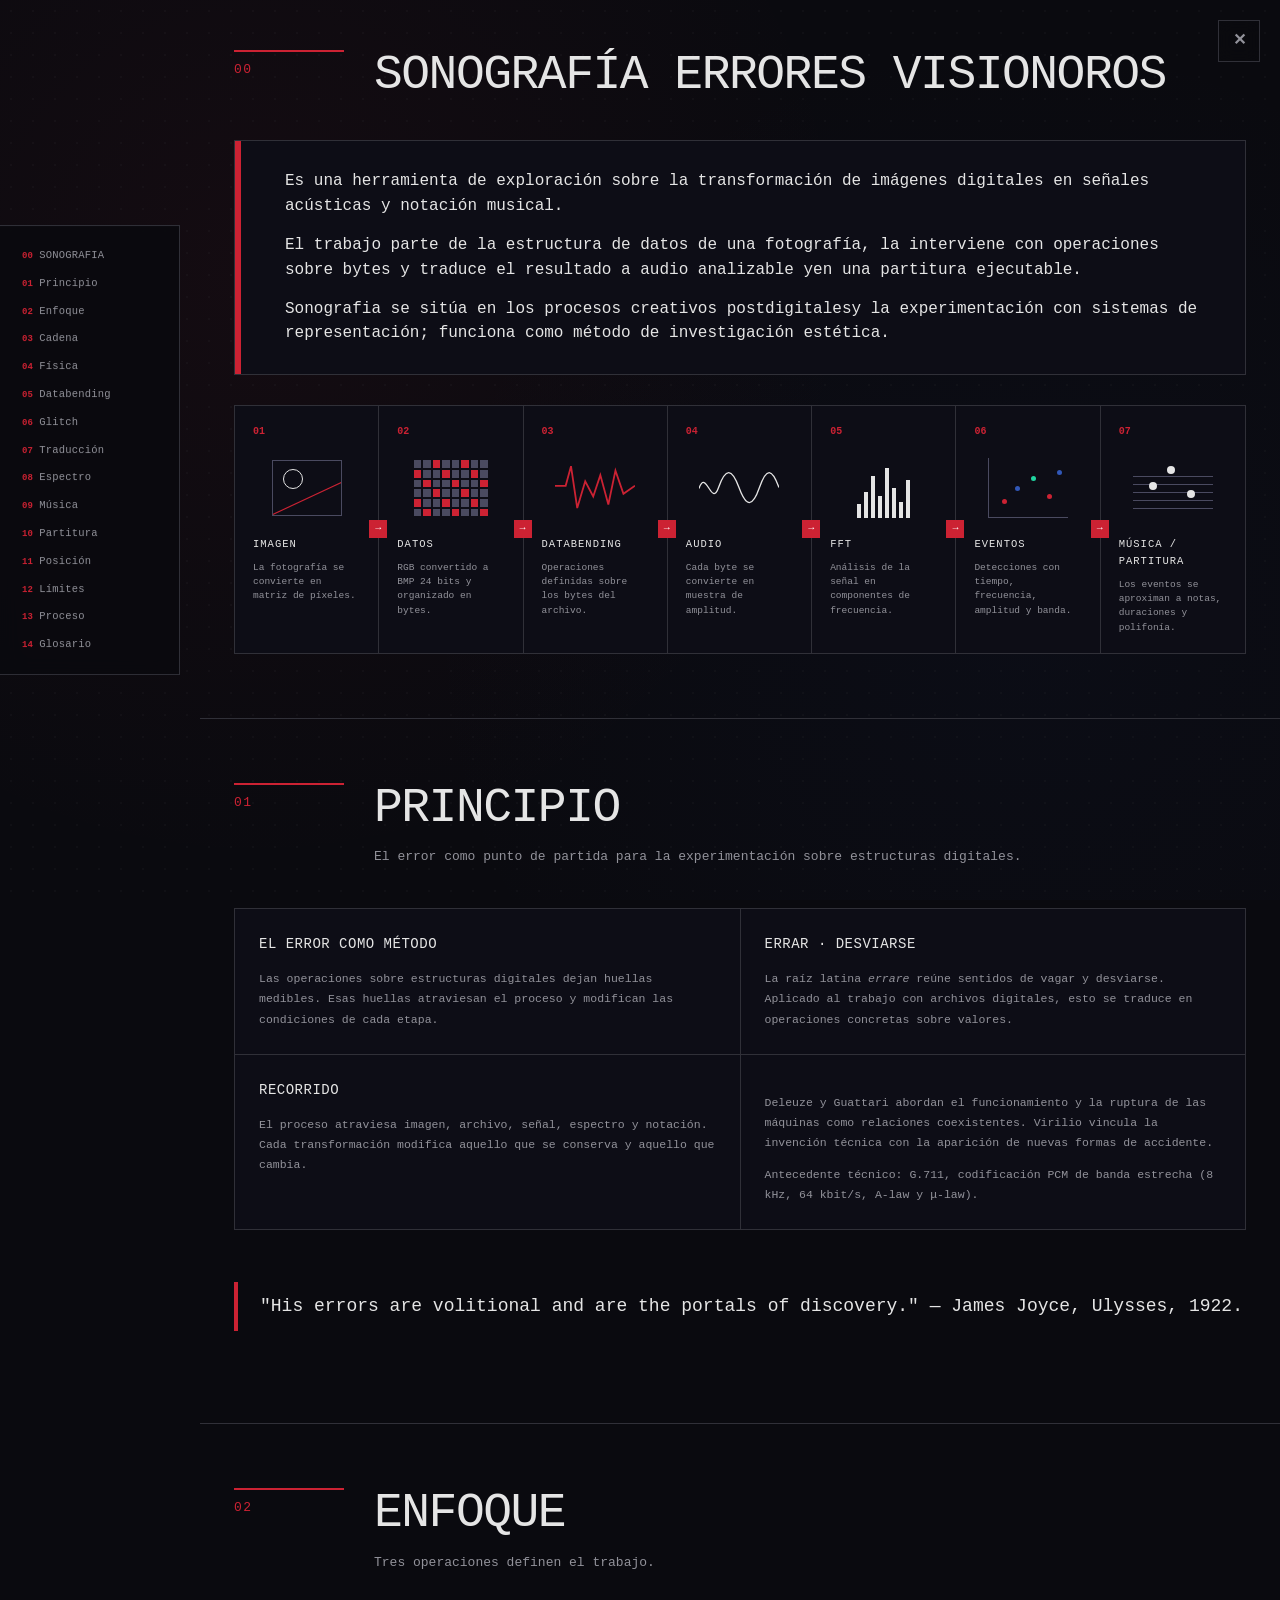
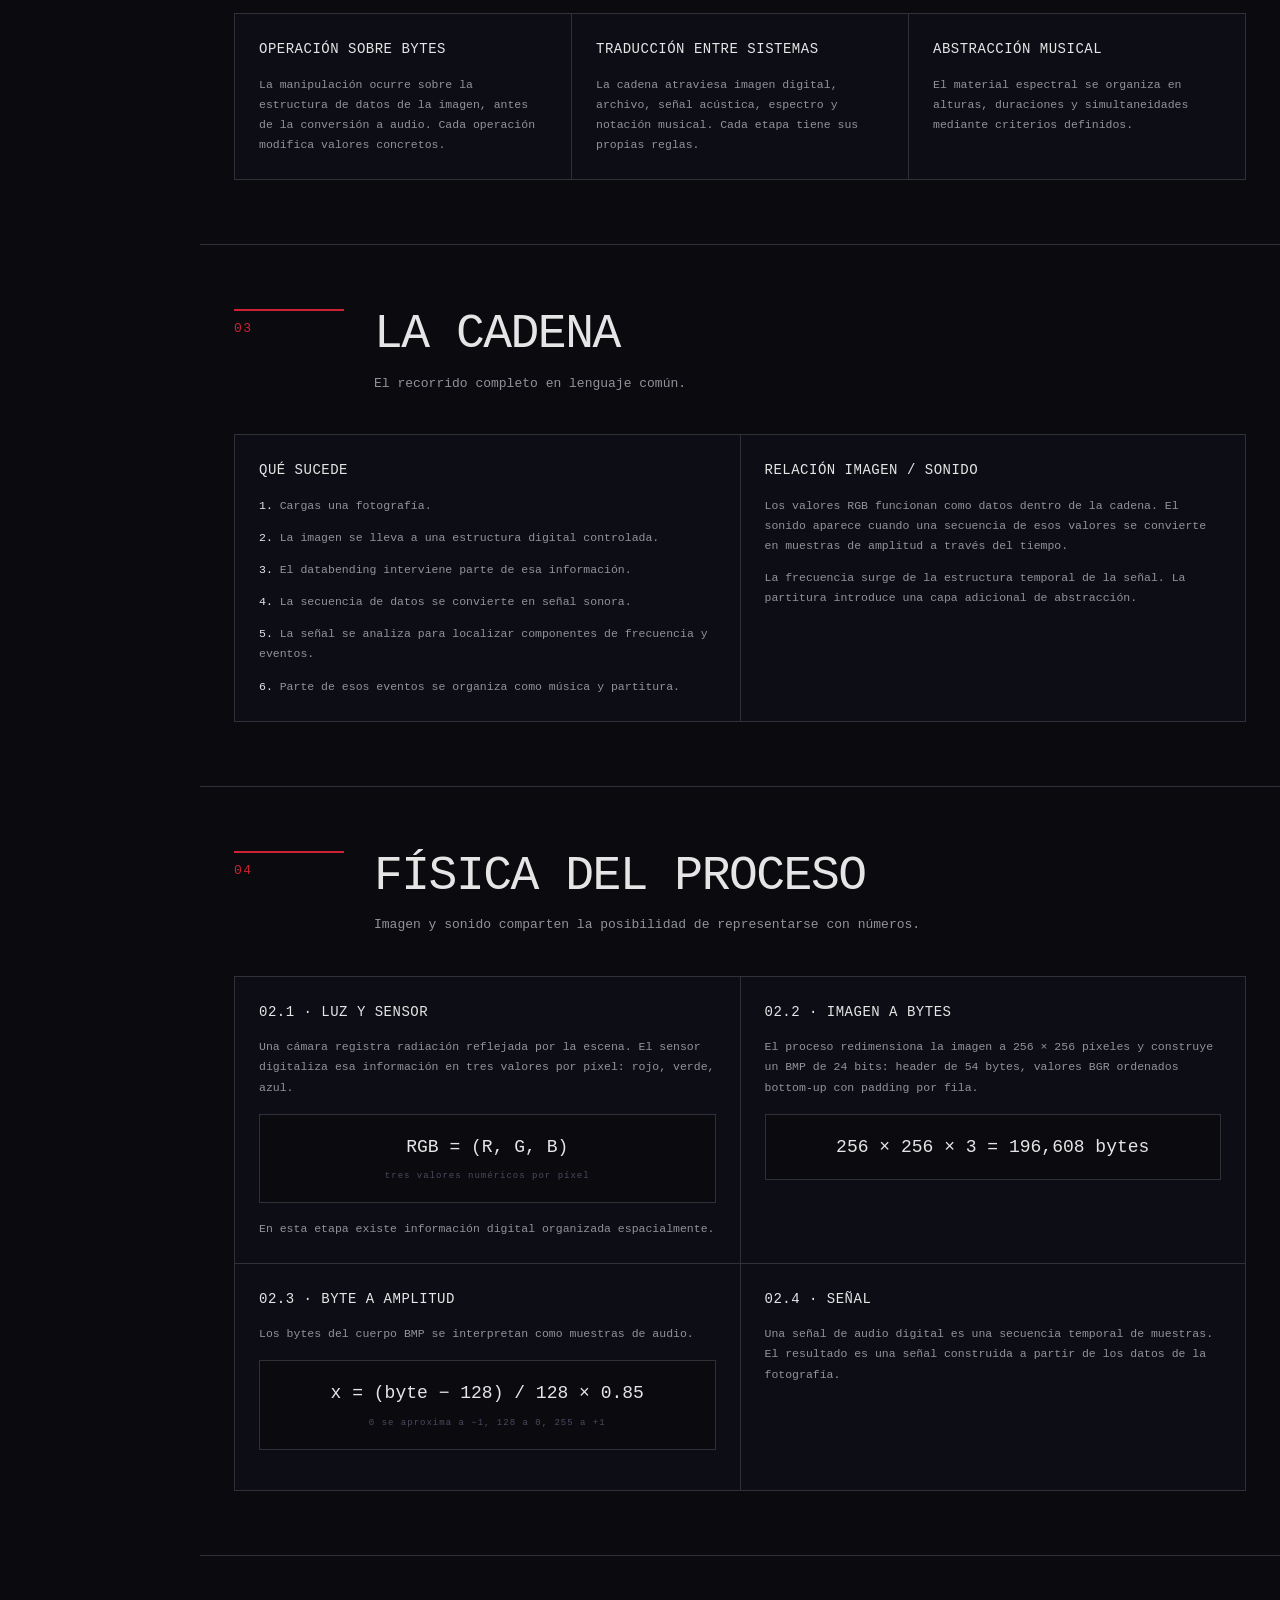
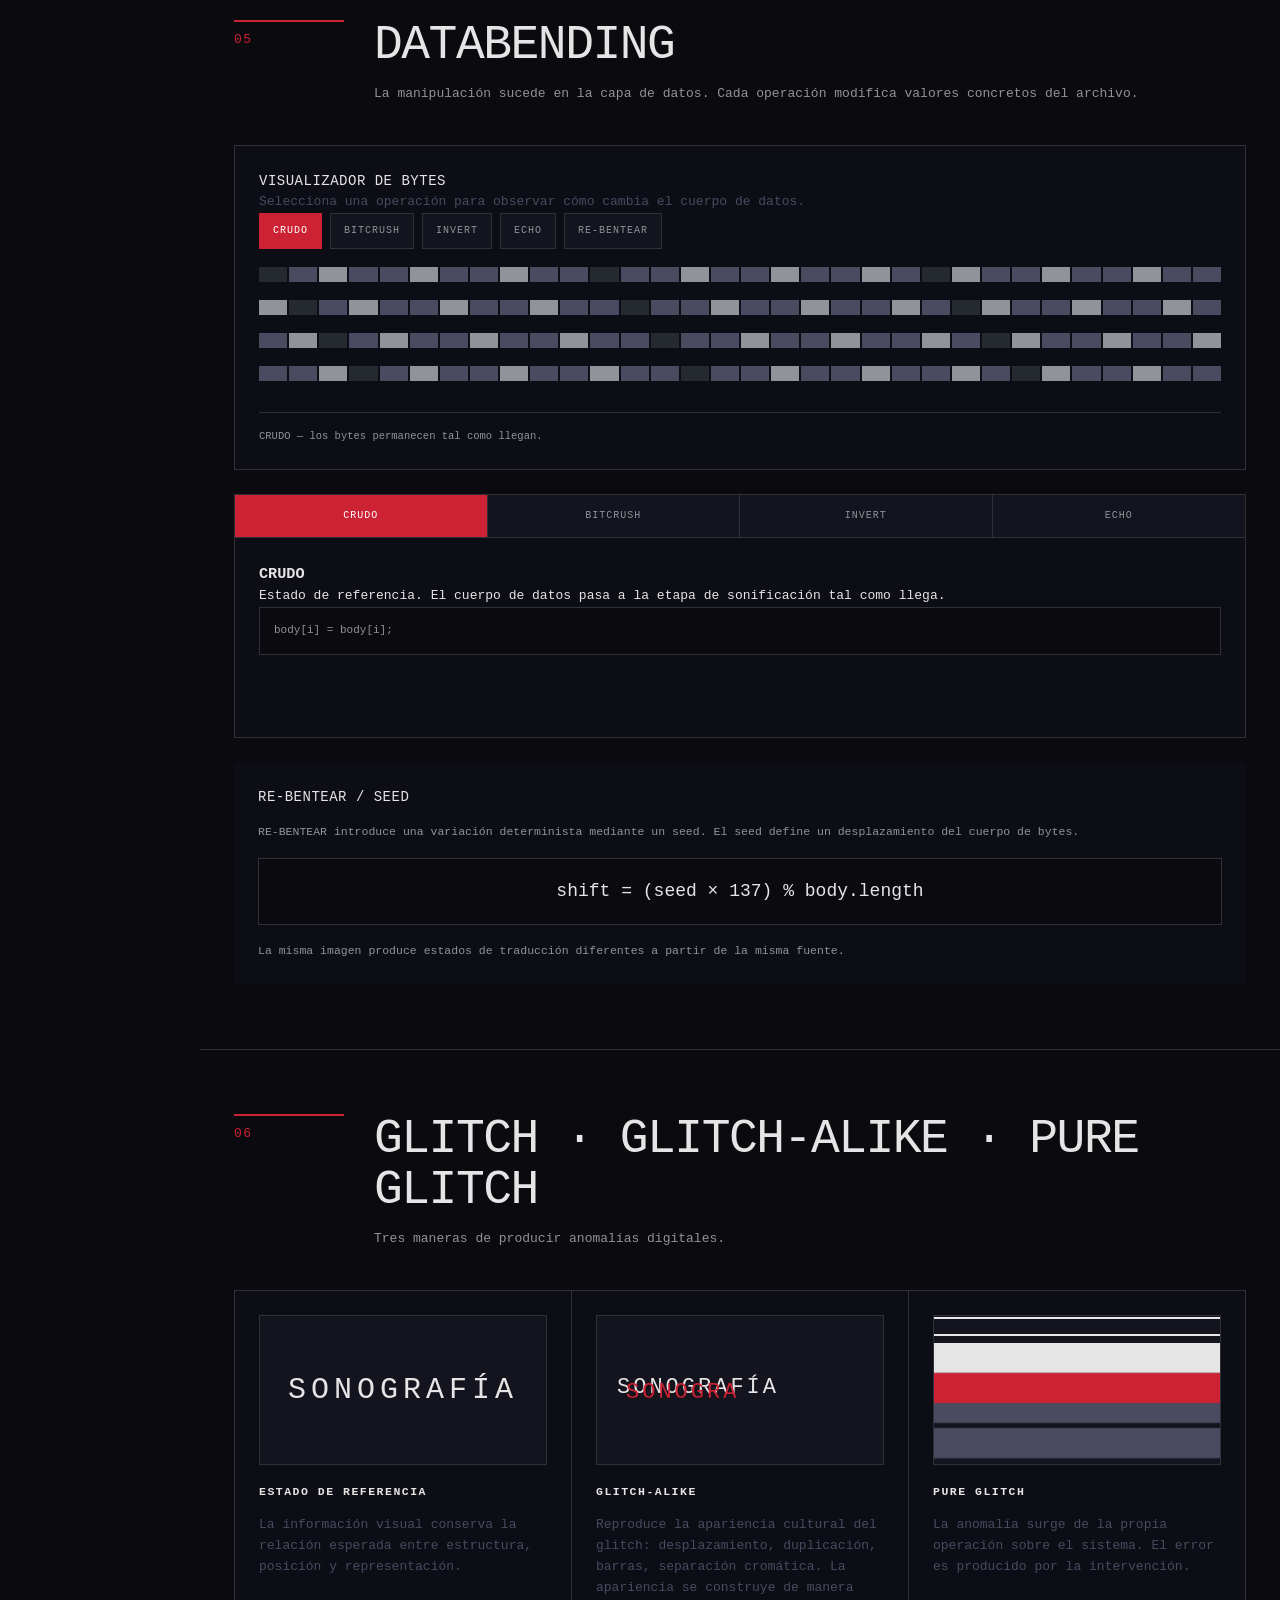
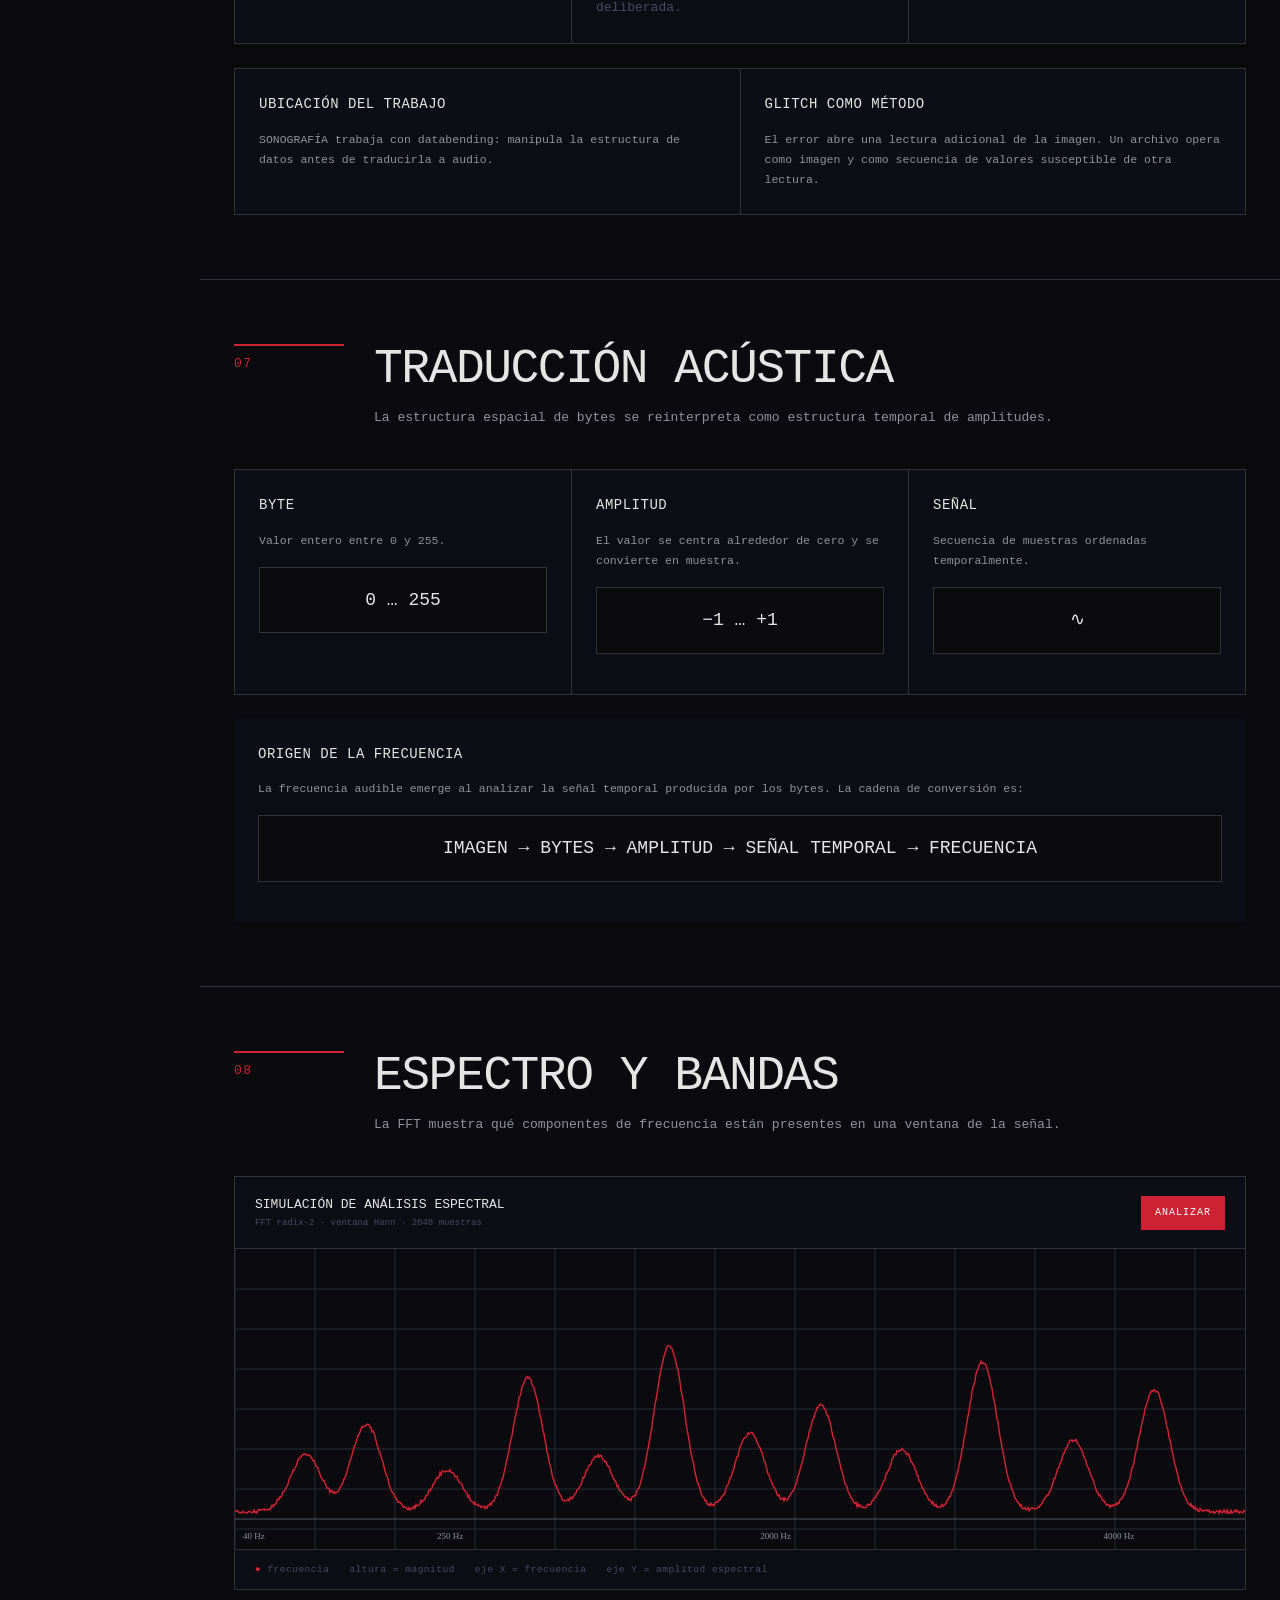
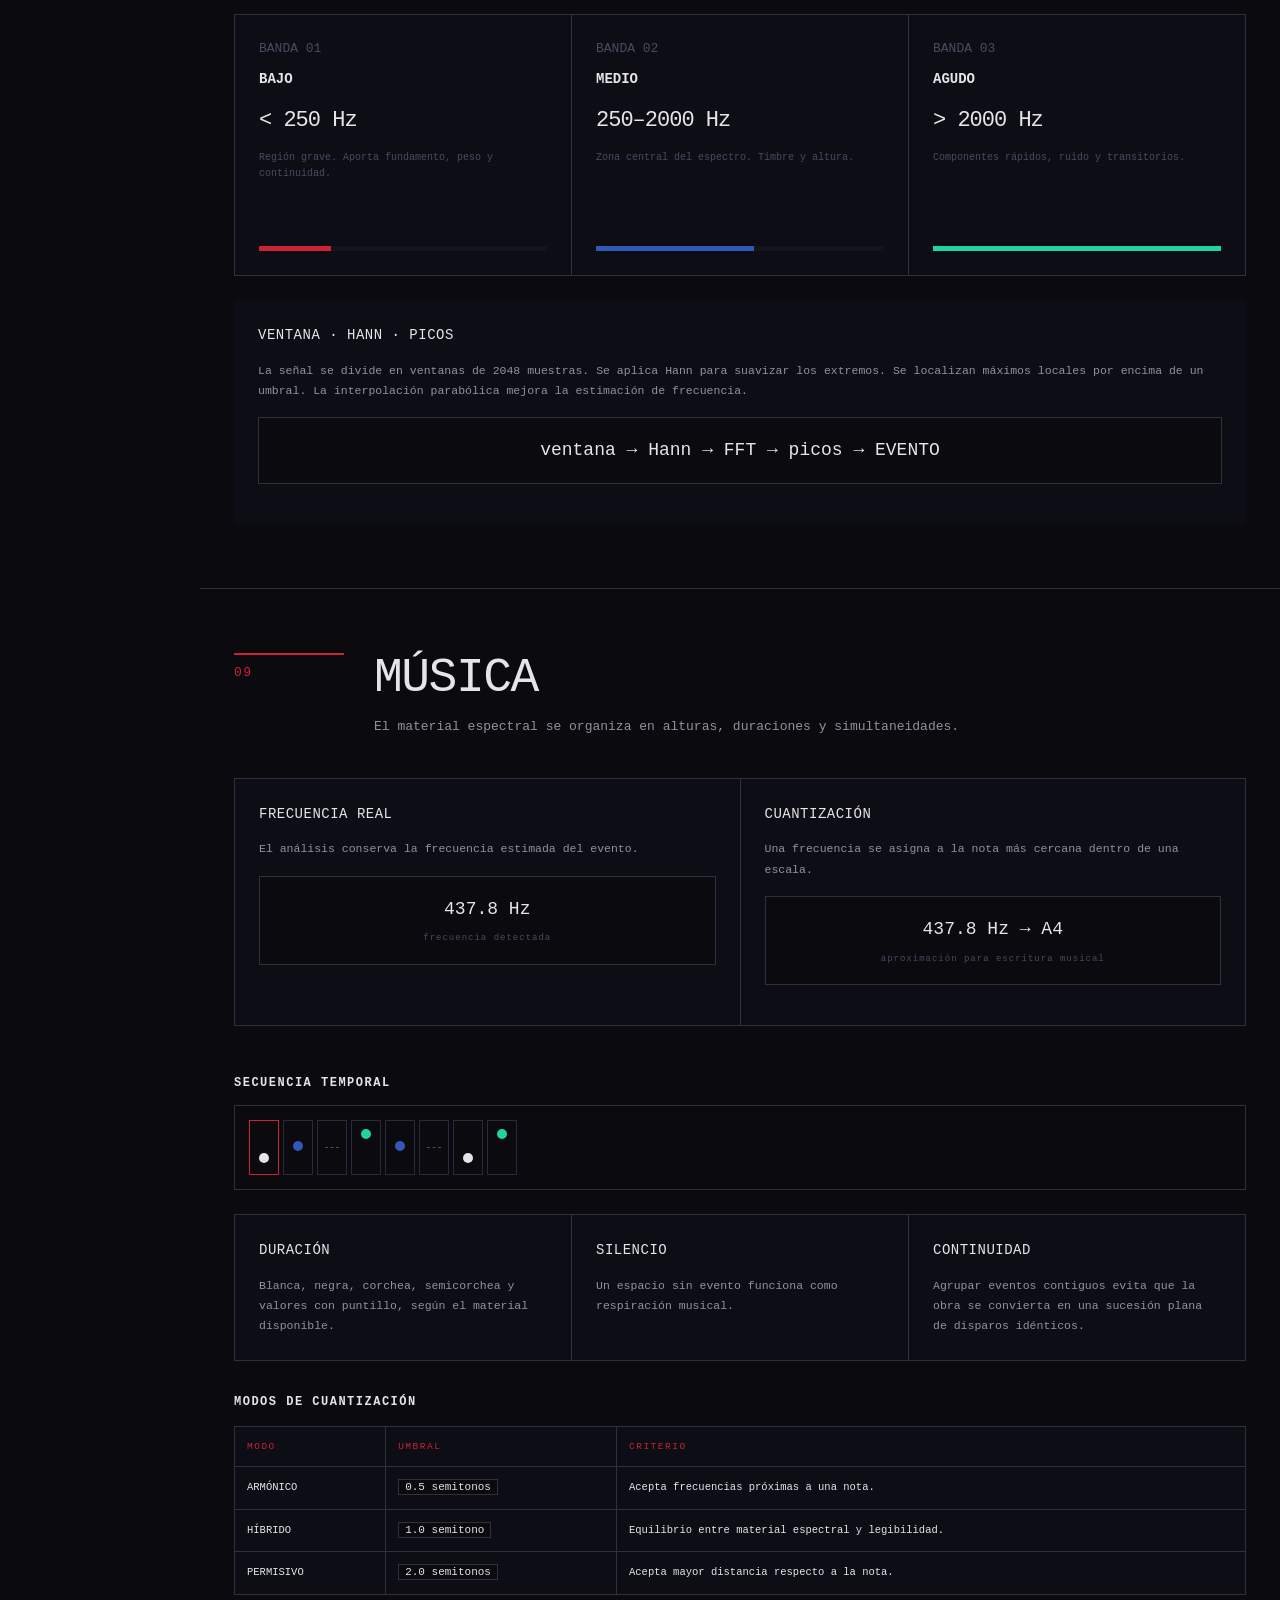
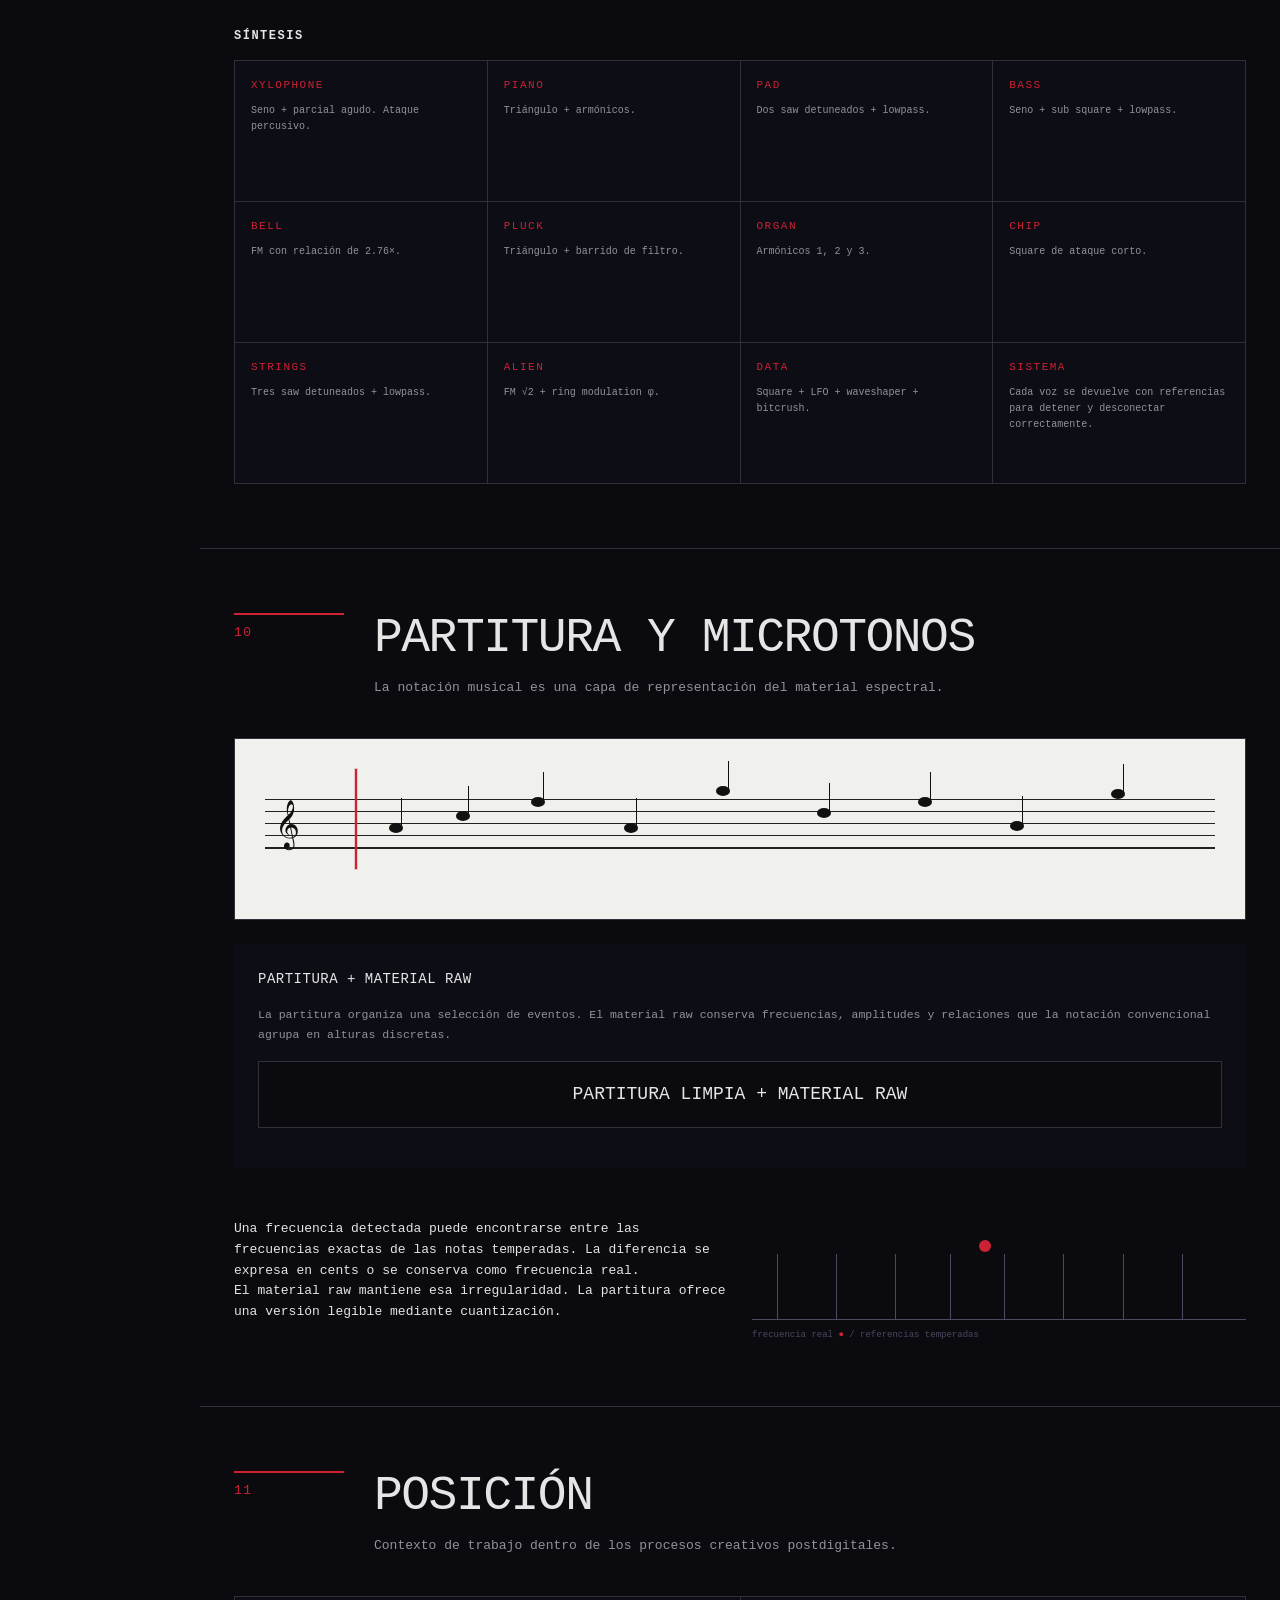
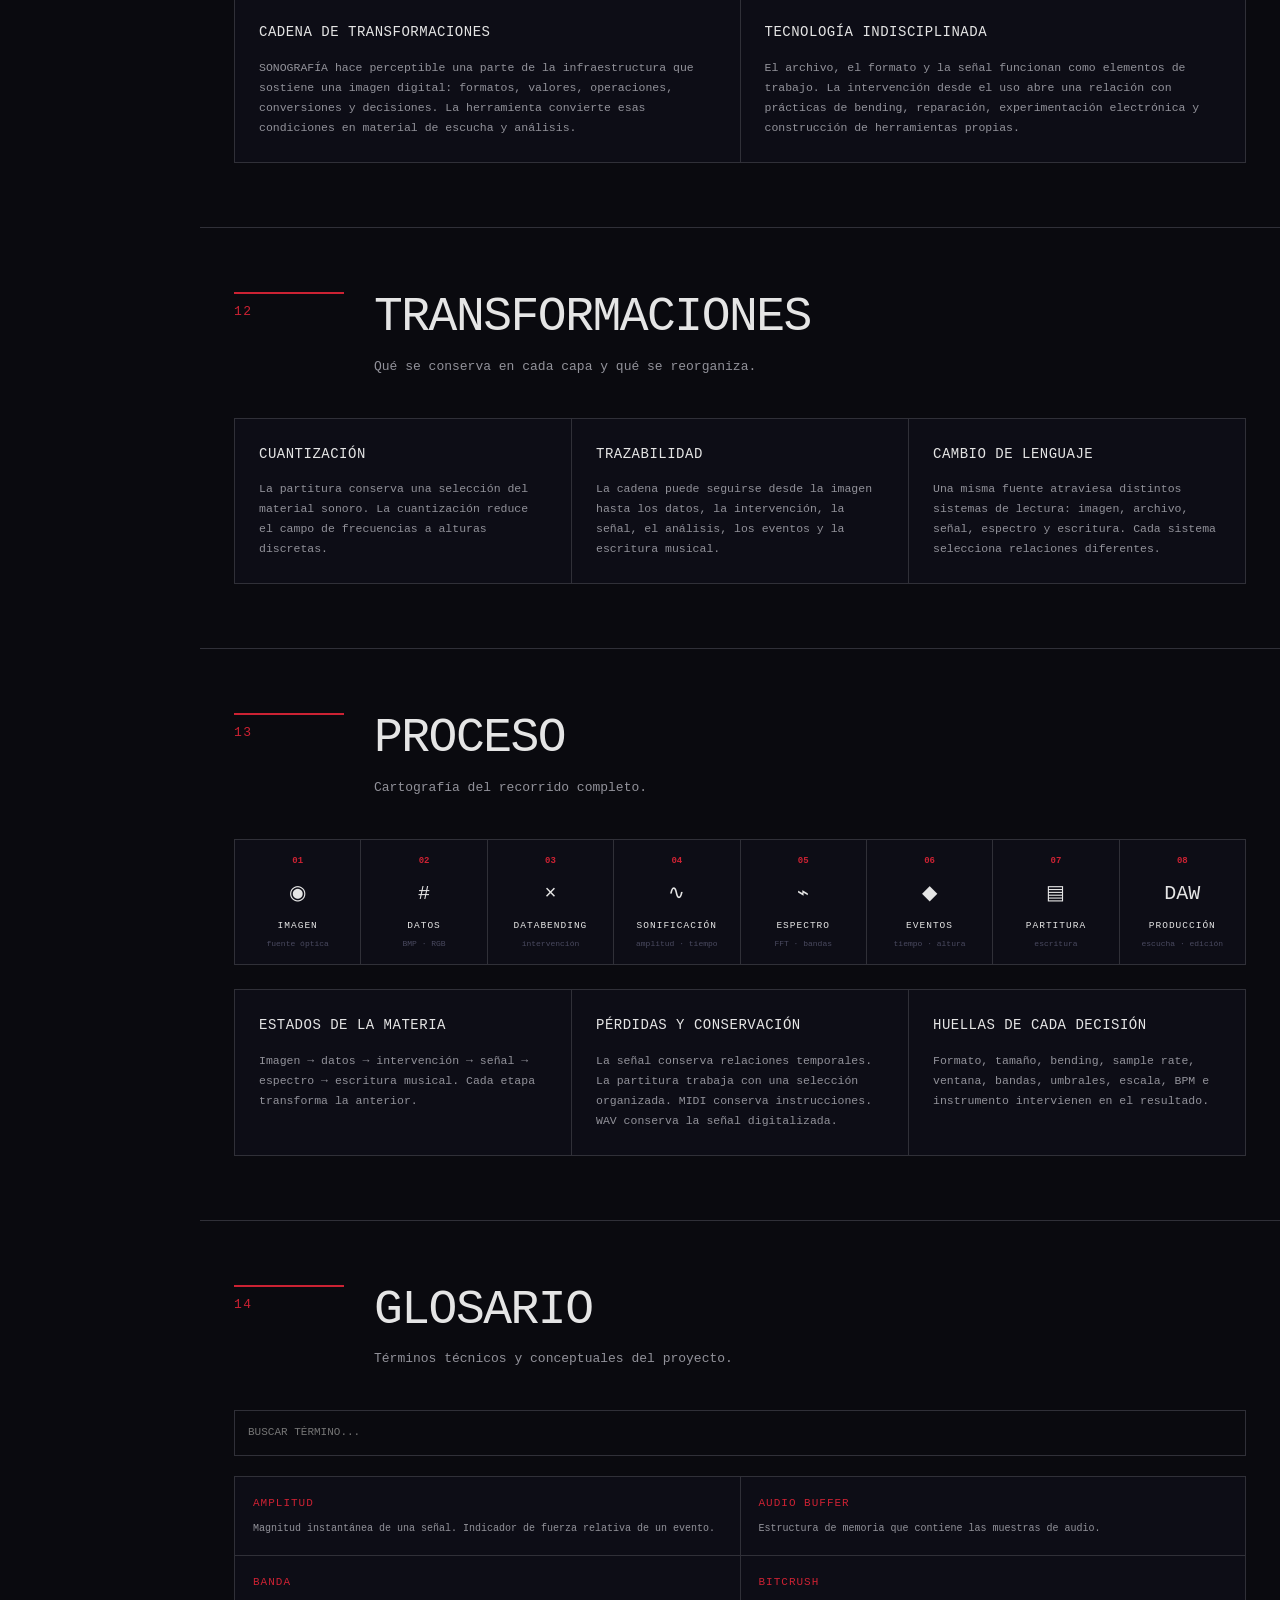
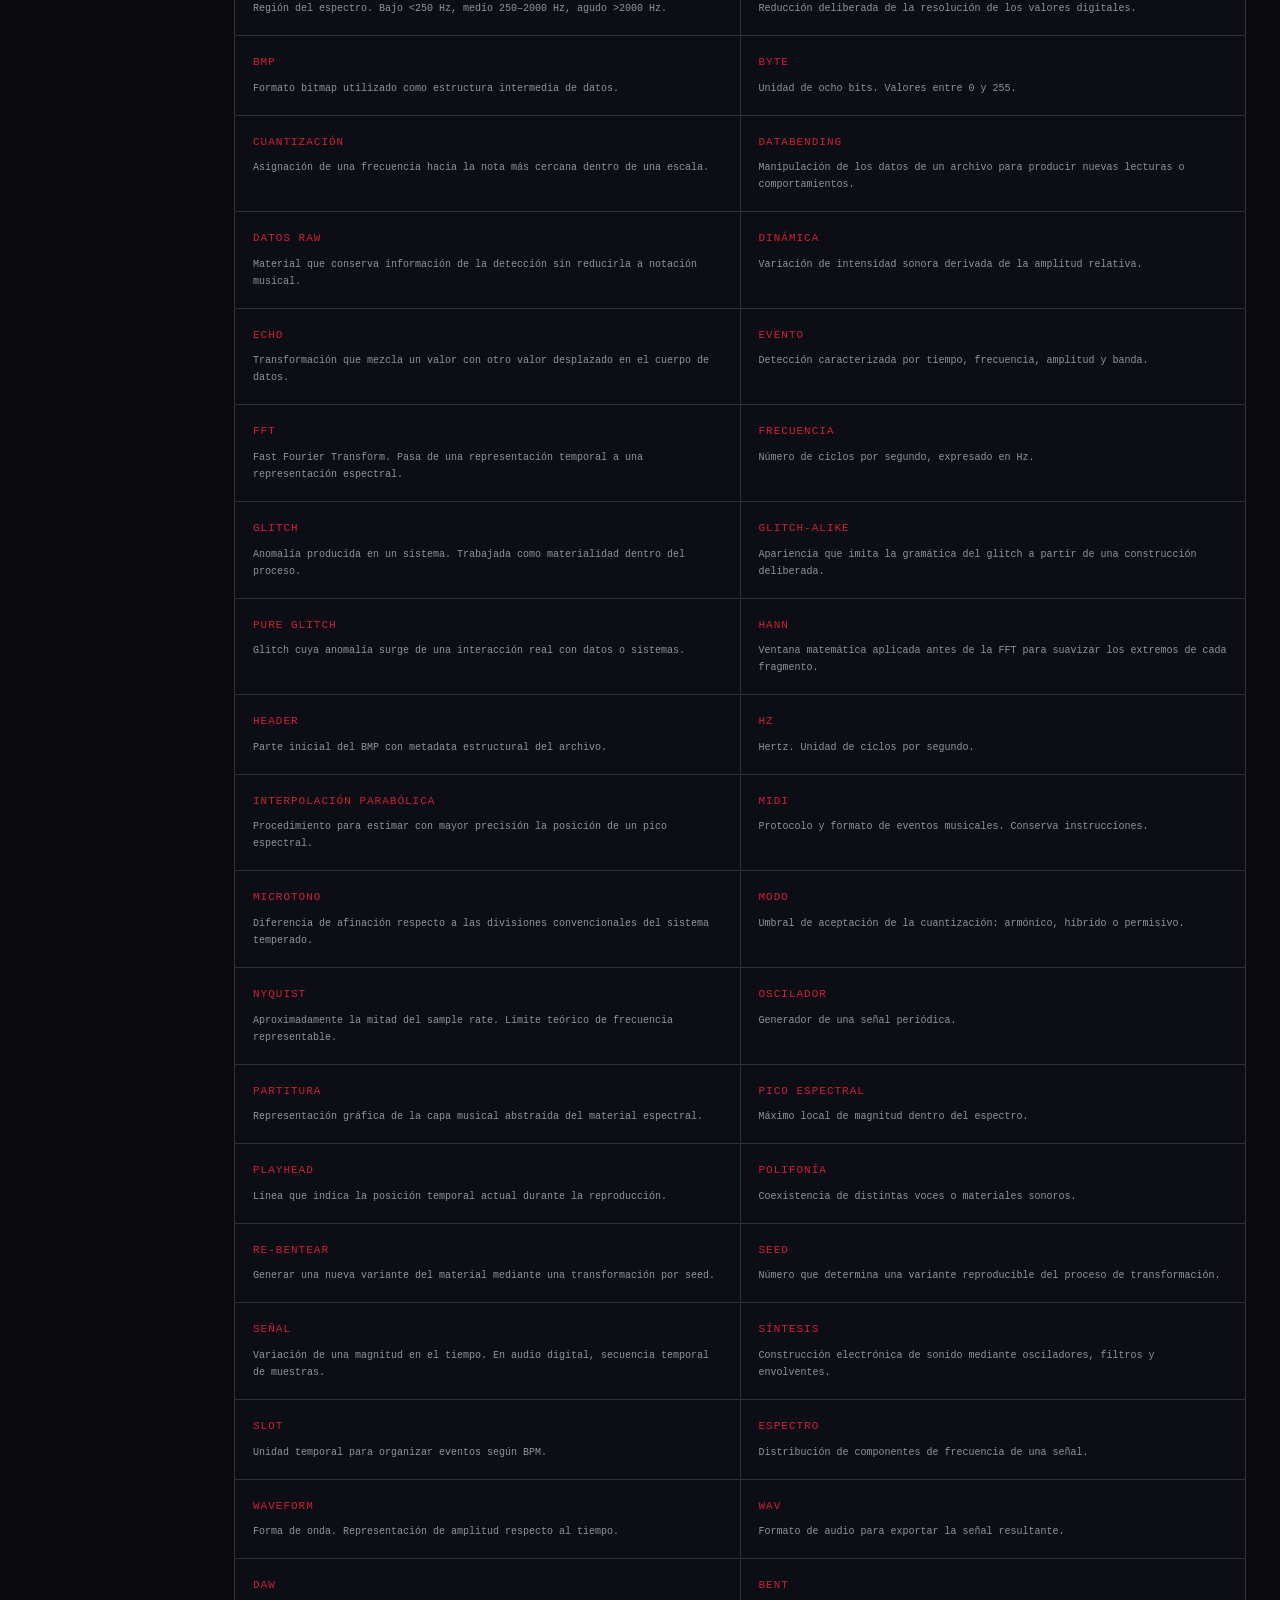
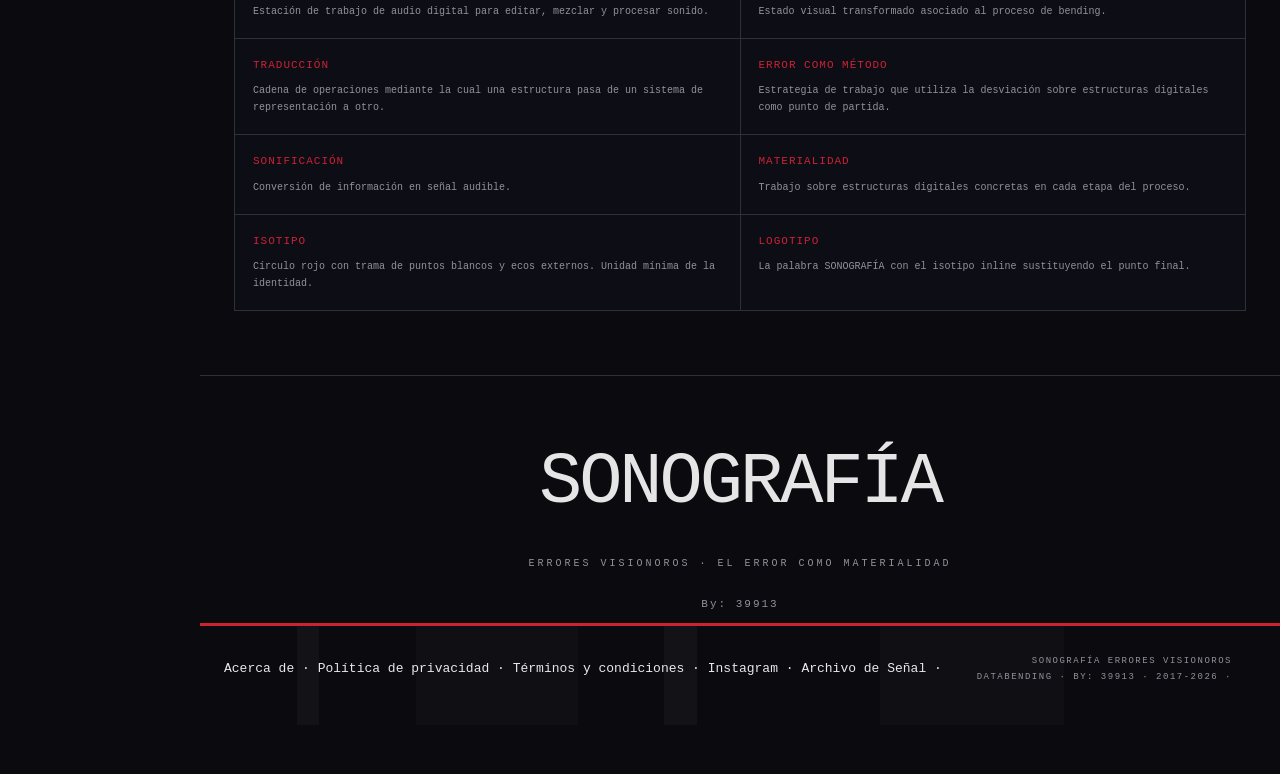
<file: about.html>
<!DOCTYPE html>
<html lang="es-MX">
<head>
<meta charset="UTF-8">
<meta name="viewport" content="width=device-width, initial-scale=1.0">
<meta name="description" content="Qué es SONOGRAFÍA y cómo funciona: de imagen a audio corrupto (databending) y de audio a partitura reproducible.">
<link rel="canonical" href="https://39913em.github.io/sonografia/about.html">
<link rel="icon" type="image/svg+xml" href="assets/favicon.svg">
<link rel="icon" type="image/png" sizes="32x32" href="assets/favicon-32.png">
<link rel="apple-touch-icon" sizes="180x180" href="assets/favicon-180.png">
<meta name="theme-color" content="#0a0a0f">
<meta property="og:type" content="website">
<meta property="og:title" content="SONOGRAFÍA · Errores Visionoros · By: 39913">
<meta http-equiv="Content-Security-Policy" content="
  default-src 'self';
  frame-src 'self' blob:;
  child-src 'self' blob:;
  script-src 'self' 'unsafe-inline';
  style-src 'self' 'unsafe-inline' https://fonts.googleapis.com;
  font-src 'self' https://fonts.gstatic.com;
  img-src 'self' data:;
  object-src 'none';
  base-uri 'self';
  form-action 'self';
  frame-ancestors 'none';
">
<link rel="preconnect" href="https://fonts.googleapis.com">
<link rel="preconnect" href="https://fonts.gstatic.com" crossorigin>
<link href="https://fonts.googleapis.com/css2?family=IBM+Plex+Mono:wght@300;400;500;600;700&display=swap" rel="stylesheet">
<link rel="stylesheet" href="css/01-base-y-fondo.css">
<link rel="stylesheet" href="css/03-identidad-isotipo-iconos.css">
<link rel="stylesheet" href="css/15-paginas-contenido.css">
<link rel="stylesheet" href="css/18-enlaces-footer.css">

<meta property="og:image" content="https://39913em.github.io/sonografia/assets/og-image.png">
<meta property="og:locale" content="es_MX">
<meta name="twitter:card" content="summary_large_image">
<title>SONOGRAFÍA · ERRORES VISIONOROS</title>

<style>
:root{
  --rojo:#CC2233;
  --rojo-oscuro:#7A1520;
  --azul:#1A3A8A;
  --azul-claro:#3157B7;
  --negro:#0A0A0F;
  --negro-2:#0D0D16;
  --negro-3:#14141E;
  --gris:#E5E5E5;
  --gris-medio:#92929A;
  --gris-oscuro:#4A4A60;
  --blanco:#E8E6F0;
  --verde:#20D4A0;
  --linea:#303038;
  --linea-suave:#2A2A3F;
}
*{box-sizing:border-box}
html{scroll-behavior:smooth;scroll-padding-top:70px}
body{
  margin:0;
  background:var(--negro);
  color:var(--gris);
  font-family:"IBM Plex Mono",monospace;
  font-size:13px;
  line-height:1.6;
}
body::before{
  content:"";position:fixed;inset:0;pointer-events:none;z-index:0;
  background-image:
    radial-gradient(rgba(255,255,255,.025) 1px,transparent 1px),
    radial-gradient(circle at 20% 30%,rgba(204,34,51,.05) 0%,transparent 50%),
    radial-gradient(circle at 80% 70%,rgba(26,58,138,.05) 0%,transparent 50%);
  background-size:22px 22px,100% 100%,100% 100%;
}
button,input,select{font:inherit}
button{cursor:pointer}
a{color:inherit;text-decoration:none}
::selection{background:var(--rojo);color:#fff}
.page{width:min(1440px,100%);margin:auto;position:relative;z-index:1}

.page-close{
  position:fixed;
  top:20px;
  right:20px;
  z-index:200;
  width:42px;
  height:42px;
  display:flex;
  align-items:center;
  justify-content:center;
  border:1px solid var(--linea);
  background:rgba(10,10,15,.9);
  backdrop-filter:blur(8px);
  color:var(--gris-medio);
  font-size:16px;
  line-height:1;
  text-decoration:none;
  transition:color .15s,border-color .15s,background .15s;
}
.page-close:hover{
  color:#fff;
  border-color:var(--rojo);
  background:var(--rojo);
}

.section{padding:64px 34px;border-bottom:1px solid var(--linea)}
.section-head{display:grid;grid-template-columns:110px 1fr;gap:30px;margin-bottom:40px}
.section-number{color:var(--rojo);font-size:13px;border-top:2px solid var(--rojo);padding-top:8px;letter-spacing:1.5px}
.section-title{margin:0;font-size:clamp(26px,4vw,48px);font-weight:400;letter-spacing:-1.5px;line-height:1.05}
.section-intro{margin:14px 0 0;max-width:900px;color:var(--gris-medio);font-size:13px}

.grid-2{display:grid;grid-template-columns:1fr 1fr;gap:1px;background:var(--linea);border:1px solid var(--linea)}
.grid-3{display:grid;grid-template-columns:repeat(3,1fr);gap:1px;background:var(--linea);border:1px solid var(--linea)}
@media(max-width:900px){
  .grid-2,.grid-3{grid-template-columns:1fr}
  .section-head{grid-template-columns:1fr;gap:10px}
  .section{padding:40px 18px}
}
.panel{background:var(--negro-2);padding:24px}
.panel h3{margin:0 0 14px;font-size:14px;font-weight:500;letter-spacing:.5px}
.panel p{color:var(--gris-medio);margin:0 0 12px;font-size:11.5px;line-height:1.75}
.panel p:last-child{margin-bottom:0}
strong{color:var(--gris);font-weight:500}
.red{color:var(--rojo)}
.blue{color:var(--azul-claro)}
.green{color:var(--verde)}
.muted{color:var(--gris-oscuro)}
code{font-family:inherit;background:var(--negro);border:1px solid var(--linea);padding:1px 6px;font-size:11px;color:var(--gris)}

.thesis{border:1px solid var(--linea);padding:28px 30px 28px 50px;background:var(--negro-2);position:relative;overflow:hidden}
.thesis:before{content:"";position:absolute;left:0;top:0;width:6px;height:100%;background:var(--rojo)}
.thesis p{margin:0 0 14px;font-size:16px;line-height:1.55;color:var(--gris)}
.thesis p:last-child{margin-bottom:0}
.quote{border-left:4px solid var(--rojo);padding:10px 0 10px 22px;font-size:18px;color:var(--gris);margin:28px 0}

.flow{display:grid;grid-template-columns:repeat(7,1fr);border:1px solid var(--linea);overflow:hidden}
.flow-step{min-height:210px;background:var(--negro-2);border-right:1px solid var(--linea);padding:18px;position:relative}
.flow-step:last-child{border-right:0}
.flow-num{color:var(--rojo);font-size:10px;font-weight:600}
.flow-icon{height:80px;display:flex;align-items:center;justify-content:center;margin:8px 0}
.flow-name{font-size:10.5px;letter-spacing:1px;text-transform:uppercase;margin-bottom:8px;color:var(--gris)}
.flow-text{font-size:9.5px;color:var(--gris-medio);line-height:1.5}
.arrow{position:absolute;right:-9px;top:50%;width:18px;height:18px;transform:translateY(-50%);background:var(--rojo);color:white;display:flex;align-items:center;justify-content:center;font-size:10px;z-index:2}
@media(max-width:1000px){.flow{grid-template-columns:1fr 1fr}.flow-step{border-bottom:1px solid var(--linea)}}

.icon-image{width:70px;height:56px;border:1px solid var(--gris-oscuro);position:relative;overflow:hidden}
.icon-image:before{content:"";position:absolute;width:18px;height:18px;border:1px solid var(--gris);border-radius:50%;left:10px;top:8px}
.icon-image:after{content:"";position:absolute;width:76px;height:1px;background:var(--rojo);transform:rotate(-25deg);left:-4px;bottom:16px}
.icon-bytes{width:74px;height:56px;display:grid;grid-template-columns:repeat(8,1fr);grid-template-rows:repeat(6,1fr);gap:2px}
.icon-bytes i{display:block;background:var(--gris-oscuro)}
.icon-bytes i:nth-child(3n){background:var(--rojo)}
.icon-fft{width:80px;height:60px;display:flex;align-items:end;justify-content:center;gap:3px}
.icon-fft i{width:4px;background:var(--gris)}
.icon-fft i:nth-child(1){height:14px}
.icon-fft i:nth-child(2){height:26px}
.icon-fft i:nth-child(3){height:42px}
.icon-fft i:nth-child(4){height:22px}
.icon-fft i:nth-child(5){height:50px}
.icon-fft i:nth-child(6){height:30px}
.icon-fft i:nth-child(7){height:16px}
.icon-fft i:nth-child(8){height:38px}
.icon-events{width:80px;height:60px;position:relative;border-left:1px solid var(--gris-oscuro);border-bottom:1px solid var(--gris-oscuro)}
.icon-events i{position:absolute;width:5px;height:5px;border-radius:50%;background:var(--rojo)}
.icon-events i:nth-child(1){left:13px;bottom:13px}
.icon-events i:nth-child(2){left:26px;bottom:26px;background:var(--azul-claro)}
.icon-events i:nth-child(3){left:42px;bottom:36px;background:var(--verde)}
.icon-events i:nth-child(4){left:58px;bottom:18px;background:var(--rojo)}
.icon-events i:nth-child(5){left:68px;bottom:42px;background:var(--azul-claro)}
.icon-score{width:80px;height:60px;position:relative}
.icon-score:before{content:"";position:absolute;left:0;right:0;height:1px;background:var(--gris-oscuro);top:18px;box-shadow:0 8px var(--gris-oscuro),0 16px var(--gris-oscuro),0 24px var(--gris-oscuro),0 32px var(--gris-oscuro)}
.icon-score i{position:absolute;width:8px;height:8px;border-radius:50%;background:var(--gris);z-index:2}
.icon-score i:nth-child(1){left:16px;top:24px}
.icon-score i:nth-child(2){left:34px;top:8px}
.icon-score i:nth-child(3){left:54px;top:32px}

.equation{border:1px solid var(--linea);background:var(--negro);padding:18px;margin:16px 0;text-align:center;font-size:18px;color:var(--gris)}
.equation small{display:block;color:var(--gris-oscuro);font-size:9px;margin-top:8px;letter-spacing:1px}

.byte-tool{border:1px solid var(--linea);background:var(--negro-2);padding:24px}
.byte-tool h3{margin-top:0;font-size:14px;font-weight:500;letter-spacing:.5px}
.byte-controls{display:flex;flex-wrap:wrap;gap:8px;margin-bottom:18px}
.byte-controls button{background:var(--negro-3);border:1px solid var(--linea);color:var(--gris-medio);padding:9px 13px;font-size:10px;letter-spacing:1px;text-transform:uppercase}
.byte-controls button:hover,.byte-controls button.active{background:var(--rojo);color:#fff;border-color:var(--rojo)}
.byte-grid{display:grid;grid-template-columns:repeat(32,1fr);gap:2px;min-height:130px}
.byte{height:15px;background:var(--gris-oscuro)}
.byte:nth-child(3n){background:var(--gris-medio)}
.byte.changed{background:var(--rojo)}
.byte.low{background:#252a30}
.byte-info{margin-top:15px;padding-top:15px;border-top:1px solid var(--linea);color:var(--gris-medio);font-size:10.5px}

.texture-tabs{display:grid;grid-template-columns:repeat(4,1fr);border:1px solid var(--linea)}
.texture-tab{border:0;border-right:1px solid var(--linea);background:var(--negro-3);color:var(--gris-medio);padding:13px;font-size:10px;letter-spacing:1px;text-transform:uppercase}
.texture-tab:last-child{border-right:0}
.texture-tab.active{background:var(--rojo);color:#fff}
.texture-content{border:1px solid var(--linea);border-top:0;padding:24px;min-height:200px;background:var(--negro-2)}
.texture-description{display:none}
.texture-description.active{display:block}
.texture-code{background:var(--negro);border:1px solid var(--linea);padding:14px;overflow:auto;color:var(--gris-medio);font-size:11px;white-space:pre-wrap}

.glitch-compare{display:grid;grid-template-columns:1fr 1fr 1fr;gap:1px;background:var(--linea);border:1px solid var(--linea)}
.glitch-card{background:var(--negro-2);padding:24px}
.glitch-card h3{font-size:11.5px;letter-spacing:1.5px;text-transform:uppercase;margin:0 0 14px;color:var(--gris)}
.glitch-visual{height:150px;border:1px solid var(--linea);position:relative;overflow:hidden;background:var(--negro-3);margin-bottom:18px}
.visual-clean{display:flex;align-items:center;justify-content:center;font-size:30px;letter-spacing:5px;color:var(--gris)}
.visual-alike:before{content:"SONOGRAFÍA";position:absolute;left:20px;top:54px;font-size:22px;letter-spacing:3px;color:var(--gris)}
.visual-alike:after{content:"SONOGRAFÍA";position:absolute;left:29px;top:59px;font-size:22px;letter-spacing:3px;color:var(--rojo);clip-path:inset(0 30% 35% 0)}
.visual-pure:before{content:"";position:absolute;inset:0;background:repeating-linear-gradient(0deg,transparent 0 9px,var(--gris) 9px 11px,transparent 11px 17px);mix-blend-mode:screen}
.visual-pure:after{content:"";position:absolute;width:160%;height:30px;left:-30%;top:57px;background:var(--rojo);transform:skewX(-35deg);box-shadow:0 20px var(--gris-oscuro),0 -30px var(--gris),0 55px var(--gris-oscuro)}
@media(max-width:900px){.glitch-compare{grid-template-columns:1fr}}

.fft-tool{border:1px solid var(--linea);background:var(--negro-2)}
.fft-head{padding:18px 20px;border-bottom:1px solid var(--linea);display:flex;justify-content:space-between;gap:20px;align-items:center}
.fft-head button{background:var(--rojo);border:0;color:#fff;padding:9px 14px;font-size:10px;letter-spacing:1px;text-transform:uppercase}
#fftCanvas{width:100%;height:300px;display:block;background:var(--negro)}
.fft-legend{display:flex;flex-wrap:wrap;gap:20px;padding:12px 20px;border-top:1px solid var(--linea);color:var(--gris-oscuro);font-size:9.5px;letter-spacing:.5px}

.band-grid{display:grid;grid-template-columns:repeat(3,1fr);gap:1px;background:var(--linea);border:1px solid var(--linea)}
.band{min-height:260px;background:var(--negro-2);padding:24px;position:relative}
.band-range{font-size:22px;margin:12px 0;color:var(--gris);letter-spacing:-1px}
.band-bar{position:absolute;left:24px;right:24px;bottom:24px;height:5px;background:var(--negro-3)}
.band-bar span{display:block;height:100%}
.band-bass .band-bar span{width:25%;background:var(--rojo)}
.band-mid .band-bar span{width:55%;background:var(--azul-claro)}
.band-high .band-bar span{width:100%;background:var(--verde)}
@media(max-width:900px){.band-grid{grid-template-columns:1fr}}

.sequence{display:flex;align-items:center;gap:4px;min-height:80px;border:1px solid var(--linea);padding:14px;overflow:hidden;background:var(--negro)}
.seq-slot{flex:0 0 30px;height:55px;border:1px solid var(--linea-suave);position:relative}
.seq-slot.active{border-color:var(--rojo)}
.seq-note{position:absolute;width:10px;height:10px;border-radius:50%;left:50%;transform:translateX(-50%);background:var(--gris)}
.seq-note.low{top:32px}
.seq-note.mid{top:20px;background:var(--azul-claro)}
.seq-note.high{top:8px;background:var(--verde)}
.seq-rest{position:absolute;left:7px;right:7px;top:26px;border-top:1px dashed var(--gris-oscuro)}

.score-demo{border:1px solid var(--linea);background:#f0f0ec;color:#111;padding:30px;overflow:hidden}
.staff{position:relative;height:100px;margin-bottom:20px}
.staff-lines{position:absolute;left:0;right:0;top:30px;height:50px;background:linear-gradient(to bottom,#222 0 1px,transparent 1px 12px,#222 12px 13px,transparent 13px 24px,#222 24px 25px,transparent 25px 36px,#222 36px 37px,transparent 37px 48px,#222 48px 49px)}
.clef{position:absolute;left:10px;top:22px;font-family:serif;font-size:42px}
.notes{position:absolute;left:90px;right:20px;top:0;height:100%}
.note{position:absolute;width:14px;height:10px;border-radius:50%;background:#111}
.note:after{content:"";position:absolute;width:1px;height:30px;background:#111;right:1px;bottom:5px}
.note.n1{left:4%;top:54px}
.note.n2{left:12%;top:42px}
.note.n3{left:21%;top:28px}
.note.n4{left:32%;top:54px}
.note.n5{left:43%;top:17px}
.note.n6{left:55%;top:39px}
.note.n7{left:67%;top:28px}
.note.n8{left:78%;top:52px}
.note.n9{left:90%;top:20px}
.playline{position:absolute;top:0;bottom:0;left:0;width:2px;background:var(--rojo);box-shadow:0 0 0 1px rgba(204,34,51,.2)}

.microtone{display:grid;grid-template-columns:1fr 1fr;gap:24px;align-items:center}
.microtonal-scale{height:120px;border-bottom:1px solid var(--gris-oscuro);position:relative}
.microtonal-scale span{position:absolute;bottom:0;width:1px;height:65px;background:var(--gris-oscuro)}
.microtonal-scale span:nth-child(1){left:5%}
.microtonal-scale span:nth-child(2){left:17%}
.microtonal-scale span:nth-child(3){left:29%}
.microtonal-scale span:nth-child(4){left:40%}
.microtonal-scale span:nth-child(5){left:51%}
.microtonal-scale span:nth-child(6){left:63%}
.microtonal-scale span:nth-child(7){left:75%}
.microtonal-scale span:nth-child(8){left:87%}
.microtonal-scale b{position:absolute;bottom:67px;left:46%;width:12px;height:12px;border-radius:50%;background:var(--rojo)}
@media(max-width:900px){.microtone{grid-template-columns:1fr}}

.mode-table{width:100%;border-collapse:collapse;background:var(--negro-2);border:1px solid var(--linea)}
.mode-table th,.mode-table td{border:1px solid var(--linea);padding:12px;text-align:left;font-size:10.5px;vertical-align:top}
.mode-table th{color:var(--rojo);font-weight:500;letter-spacing:1.5px;text-transform:uppercase;font-size:9.5px}

.synth-grid{display:grid;grid-template-columns:repeat(4,1fr);gap:1px;background:var(--linea);border:1px solid var(--linea)}
.synth{min-height:140px;background:var(--negro-2);padding:16px}
.synth-name{color:var(--rojo);font-size:11px;letter-spacing:1.5px;text-transform:uppercase;margin-bottom:8px}
.synth-desc{color:var(--gris-medio);font-size:10px;line-height:1.6}
@media(max-width:900px){.synth-grid{grid-template-columns:1fr 1fr}}

.glossary-tools{display:flex;gap:10px;margin-bottom:20px}
#glossarySearch{width:100%;background:var(--negro);border:1px solid var(--linea);color:var(--gris);padding:13px;outline:none;font-size:11px}
#glossarySearch:focus{border-color:var(--rojo)}
.glossary{display:grid;grid-template-columns:repeat(2,1fr);gap:1px;background:var(--linea);border:1px solid var(--linea)}
.term{background:var(--negro-2);padding:18px}
.term.hidden{display:none}
.term-name{color:var(--rojo);font-size:11px;letter-spacing:1px;text-transform:uppercase;margin-bottom:8px}
.term p{margin:0;font-size:10px;color:var(--gris-medio);line-height:1.7}
@media(max-width:900px){.glossary{grid-template-columns:1fr}}

.pipeline{display:grid;grid-template-columns:repeat(8,1fr);gap:1px;background:var(--linea);border:1px solid var(--linea)}
.pipe-node{background:var(--negro-2);padding:14px 10px;text-align:center}
.pipe-node .n{font-size:9px;color:var(--rojo);font-weight:700}
.pipe-node .icon{font-size:20px;margin:10px 0 8px;color:var(--gris)}
.pipe-node .label{font-size:9.5px;letter-spacing:1px;color:var(--gris);text-transform:uppercase}
.pipe-node .mini{font-size:8px;color:var(--gris-oscuro);margin-top:5px;line-height:1.5}
@media(max-width:1100px){.pipeline{grid-template-columns:repeat(4,1fr)}}
@media(max-width:700px){.pipeline{grid-template-columns:repeat(2,1fr)}}

.footer{
  border-top:3px solid var(--rojo);
  padding:28px 24px 40px;
  display:grid;grid-template-columns:auto 1fr auto;
  gap:24px;align-items:center;
  position:relative;overflow:hidden;background:var(--negro);
}
.footer::after{
  content:"";position:absolute;inset:0;pointer-events:none;
  background:linear-gradient(90deg,transparent 0 9%,rgba(255,255,255,.03) 9% 11%,transparent 11% 20%,rgba(255,255,255,.02) 20% 35%,transparent 35% 43%,rgba(255,255,255,.03) 43% 46%,transparent 46% 63%,rgba(255,255,255,.02) 63% 80%,transparent 80%);
  mix-blend-mode:screen;
}
.footer > *{position:relative;z-index:1}
.footer .fquote{text-align:center;font-size:11px;color:var(--gris);letter-spacing:1px}
.footer .fmeta{text-align:right;font-size:9px;color:var(--gris-medio);letter-spacing:1.5px;line-height:1.7;text-transform:uppercase}
@media(max-width:800px){.footer{grid-template-columns:1fr;gap:16px;text-align:left;padding:24px}.footer .fmeta,.footer .fquote{text-align:left}}

#backTop{
  position:fixed;right:18px;bottom:18px;z-index:100;
  width:42px;height:42px;border:2px solid var(--rojo);background:var(--negro);
  color:var(--gris);font:700 18px IBM Plex Mono,monospace;cursor:pointer;
  box-shadow:6px 6px 0 rgba(204,34,51,.28);
  opacity:0;pointer-events:none;transition:opacity .15s,transform .15s;
}
#backTop.show{opacity:1;pointer-events:auto}
#backTop:hover{transform:translate(-2px,-2px)}

.signal-ico{display:inline-block;width:44px;height:16px;position:relative}
.signal-ico::before{
  content:"";position:absolute;inset:0;
  background:linear-gradient(90deg,
    transparent 0 8%,var(--blanco) 8% 10%,transparent 10% 17%,
    var(--blanco) 17% 19%,transparent 19% 25%,
    var(--blanco) 25% 29%,transparent 29% 36%,
    var(--blanco) 36% 38%,transparent 38% 43%,
    var(--blanco) 43% 48%,transparent 48% 55%,
    var(--blanco) 55% 58%,transparent 58% 65%,
    var(--blanco) 65% 68%,transparent 68% 76%,
    var(--blanco) 76% 78%,transparent 78%);
  clip-path:polygon(0 50%,8% 50%,10% 25%,12% 50%,18% 50%,20% 75%,22% 50%,30% 50%,34% 5%,38% 50%,43% 50%,47% 90%,51% 50%,57% 50%,60% 18%,63% 50%,70% 50%,74% 75%,78% 50%,100% 50%,100% 55%,0 55%);
}

@media(max-width:700px){
  .page-close{top:12px;left:12px;width:38px;height:38px;font-size:15px}
}

.side-index{
  position:fixed;
  left:0;
  top:50%;
  transform:translateY(-50%);
  z-index:98;
  width:180px;
  max-height:80vh;
  overflow-y:auto;
  padding:16px 10px 16px 14px;
  background:rgba(10,10,15,.92);
  backdrop-filter:blur(10px);
  border:1px solid var(--linea);
  border-left:0;
  display:flex;
  flex-direction:column;
  gap:1px;
}
.side-index a{
  display:block;
  font-size:10.5px;
  letter-spacing:.2px;
  color:var(--gris-medio);
  text-decoration:none;
  padding:5px 6px;
  border-left:2px solid transparent;
  transition:color .15s,border-color .15s;
  white-space:nowrap;
}
.side-index a:hover{
  color:var(--gris);
  border-left-color:var(--rojo);
}
.side-index a .n{
  color:var(--rojo);
  font-size:9px;
  font-weight:600;
  margin-right:6px;
}
@media(max-width:1200px){
  .side-index{ display:none; }
}
@media(min-width:1201px){
  .page{ padding-left:200px; }
}
</style>
</head>
<body>

<a href="index.html" class="page-close" title="Volver a la aplicación">✕</a>

<aside class="side-index" aria-label="Índice lateral">
  <a href="#inicio"><span class="n">00</span>SONOGRAFIA</a>
  <a href="#principio"><span class="n">01</span>Principio</a>
  <a href="#enfoque"><span class="n">02</span>Enfoque</a>
  <a href="#cadena"><span class="n">03</span>Cadena</a>
  <a href="#fisica"><span class="n">04</span>Física</a>
  <a href="#databending"><span class="n">05</span>Databending</a>
  <a href="#glitch"><span class="n">06</span>Glitch</a>
  <a href="#traduccion"><span class="n">07</span>Traducción</a>
  <a href="#espectro"><span class="n">08</span>Espectro</a>
  <a href="#musica"><span class="n">09</span>Música</a>
  <a href="#partitura"><span class="n">10</span>Partitura</a>
  <a href="#posicion"><span class="n">11</span>Posición</a>
  <a href="#limites"><span class="n">12</span>Límites</a>
  <a href="#proceso"><span class="n">13</span>Proceso</a>
  <a href="#glosario"><span class="n">14</span>Glosario</a>
</aside>

<div class="page">

<section class="section" id="inicio" style="padding-top:50px">
  <div class="section-head">
    <div class="section-number">00</div>
    <div>
      <h2 class="section-title">SONOGRAFÍA ERRORES VISIONOROS</h2>
    </div>
  </div>

  <div class="thesis">
    <p>Es una herramienta de exploración sobre la transformación de imágenes digitales en señales acústicas y notación musical.</p>
    <p>El trabajo parte de la estructura de datos de una fotografía, la interviene con operaciones sobre bytes y traduce el resultado a audio analizable yen una partitura ejecutable.</p>
    <p>Sonografia se sitúa en los procesos creativos postdigitalesy la experimentación con sistemas de representación; funciona como método de investigación estética.</p>
  </div>

  <div style="height:30px"></div>

  <div class="flow">
    <div class="flow-step">
      <div class="flow-num">01</div>
      <div class="flow-icon"><div class="icon-image"></div></div>
      <div class="flow-name">IMAGEN</div>
      <div class="flow-text">La fotografía se convierte en matriz de píxeles.</div>
      <div class="arrow">→</div>
    </div>
    <div class="flow-step">
      <div class="flow-num">02</div>
      <div class="flow-icon"><div class="icon-bytes"><i></i><i></i><i></i><i></i><i></i><i></i><i></i><i></i><i></i><i></i><i></i><i></i><i></i><i></i><i></i><i></i><i></i><i></i><i></i><i></i><i></i><i></i><i></i><i></i><i></i><i></i><i></i><i></i><i></i><i></i><i></i><i></i><i></i><i></i><i></i><i></i><i></i><i></i><i></i><i></i><i></i><i></i><i></i><i></i><i></i><i></i><i></i><i></i></div></div>
      <div class="flow-name">DATOS</div>
      <div class="flow-text">RGB convertido a BMP 24 bits y organizado en bytes.</div>
      <div class="arrow">→</div>
    </div>
    <div class="flow-step">
      <div class="flow-num">03</div>
      <div class="flow-icon">
        <svg width="80" height="60" viewBox="0 0 90 65"><path d="M0 30 L12 30 L18 8 L25 55 L34 25 L43 42 L51 18 L60 51 L68 13 L77 39 L90 30" fill="none" stroke="#CC2233" stroke-width="2"/></svg>
      </div>
      <div class="flow-name">DATABENDING</div>
      <div class="flow-text">Operaciones definidas sobre los bytes del archivo.</div>
      <div class="arrow">→</div>
    </div>
    <div class="flow-step">
      <div class="flow-num">04</div>
      <div class="flow-icon">
        <svg width="80" height="60" viewBox="0 0 90 65"><path d="M0 33 C8 10 14 55 22 32 S37 10 45 32 S60 55 68 32 S82 10 90 32" fill="none" stroke="#E5E5E5" stroke-width="1.5"/></svg>
      </div>
      <div class="flow-name">AUDIO</div>
      <div class="flow-text">Cada byte se convierte en muestra de amplitud.</div>
      <div class="arrow">→</div>
    </div>
    <div class="flow-step">
      <div class="flow-num">05</div>
      <div class="flow-icon"><div class="icon-fft"><i></i><i></i><i></i><i></i><i></i><i></i><i></i><i></i></div></div>
      <div class="flow-name">FFT</div>
      <div class="flow-text">Análisis de la señal en componentes de frecuencia.</div>
      <div class="arrow">→</div>
    </div>
    <div class="flow-step">
      <div class="flow-num">06</div>
      <div class="flow-icon"><div class="icon-events"><i></i><i></i><i></i><i></i><i></i></div></div>
      <div class="flow-name">EVENTOS</div>
      <div class="flow-text">Detecciones con tiempo, frecuencia, amplitud y banda.</div>
      <div class="arrow">→</div>
    </div>
    <div class="flow-step">
      <div class="flow-num">07</div>
      <div class="flow-icon"><div class="icon-score"><i></i><i></i><i></i></div></div>
      <div class="flow-name">MÚSICA / PARTITURA</div>
      <div class="flow-text">Los eventos se aproximan a notas, duraciones y polifonía.</div>
    </div>
  </div>
</section>

<section class="section" id="principio">
  <div class="section-head">
    <div class="section-number">01</div>
    <div>
      <h2 class="section-title">PRINCIPIO</h2>
      <p class="section-intro">El error como punto de partida para la experimentación sobre estructuras digitales.</p>
    </div>
  </div>

  <div class="grid-2">
    <div class="panel">
      <h3>EL ERROR COMO MÉTODO</h3>
      <p>Las operaciones sobre estructuras digitales dejan huellas medibles. Esas huellas atraviesan el proceso y modifican las condiciones de cada etapa.</p>
    </div>
    <div class="panel">
      <h3>ERRAR · DESVIARSE</h3>
      <p>La raíz latina <em>errare</em> reúne sentidos de vagar y desviarse. Aplicado al trabajo con archivos digitales, esto se traduce en operaciones concretas sobre valores.</p>
    </div>
    <div class="panel">
      <h3>RECORRIDO</h3>
      <p>El proceso atraviesa imagen, archivo, señal, espectro y notación. Cada transformación modifica aquello que se conserva y aquello que cambia.</p>
    </div>
    <div class="panel">
      <h3></h3>
      <p>Deleuze y Guattari abordan el funcionamiento y la ruptura de las máquinas como relaciones coexistentes. Virilio vincula la invención técnica con la aparición de nuevas formas de accidente.</p>
      <p>Antecedente técnico: G.711, codificación PCM de banda estrecha (8 kHz, 64 kbit/s, A-law y μ-law).</p>
    </div>
  </div>

  <div style="height:24px"></div>

  <div class="quote">
    "His errors are volitional and are the portals of discovery." — James Joyce, Ulysses, 1922.
  </div>
</section>

<section class="section" id="enfoque">
  <div class="section-head">
    <div class="section-number">02</div>
    <div>
      <h2 class="section-title">ENFOQUE</h2>
      <p class="section-intro">Tres operaciones definen el trabajo.</p>
    </div>
  </div>

  <div class="grid-3">
    <div class="panel">
      <h3>OPERACIÓN SOBRE BYTES</h3>
      <p>La manipulación ocurre sobre la estructura de datos de la imagen, antes de la conversión a audio. Cada operación modifica valores concretos.</p>
    </div>
    <div class="panel">
      <h3>TRADUCCIÓN ENTRE SISTEMAS</h3>
      <p>La cadena atraviesa imagen digital, archivo, señal acústica, espectro y notación musical. Cada etapa tiene sus propias reglas.</p>
    </div>
    <div class="panel">
      <h3>ABSTRACCIÓN MUSICAL</h3>
      <p>El material espectral se organiza en alturas, duraciones y simultaneidades mediante criterios definidos.</p>
    </div>
  </div>
</section>

<section class="section" id="cadena">
  <div class="section-head">
    <div class="section-number">03</div>
    <div>
      <h2 class="section-title">LA CADENA</h2>
      <p class="section-intro">El recorrido completo en lenguaje común.</p>
    </div>
  </div>

  <div class="grid-2">
    <div class="panel">
      <h3>QUÉ SUCEDE</h3>
      <p><strong>1.</strong> Cargas una fotografía.</p>
      <p><strong>2.</strong> La imagen se lleva a una estructura digital controlada.</p>
      <p><strong>3.</strong> El databending interviene parte de esa información.</p>
      <p><strong>4.</strong> La secuencia de datos se convierte en señal sonora.</p>
      <p><strong>5.</strong> La señal se analiza para localizar componentes de frecuencia y eventos.</p>
      <p><strong>6.</strong> Parte de esos eventos se organiza como música y partitura.</p>
    </div>
    <div class="panel">
      <h3>RELACIÓN IMAGEN / SONIDO</h3>
      <p>Los valores RGB funcionan como datos dentro de la cadena. El sonido aparece cuando una secuencia de esos valores se convierte en muestras de amplitud a través del tiempo.</p>
      <p>La frecuencia surge de la estructura temporal de la señal. La partitura introduce una capa adicional de abstracción.</p>
    </div>
  </div>
</section>

<section class="section" id="fisica">
  <div class="section-head">
    <div class="section-number">04</div>
    <div>
      <h2 class="section-title">FÍSICA DEL PROCESO</h2>
      <p class="section-intro">Imagen y sonido comparten la posibilidad de representarse con números.</p>
    </div>
  </div>

  <div class="grid-2">
    <div class="panel">
      <h3>02.1 · LUZ Y SENSOR</h3>
      <p>Una cámara registra radiación reflejada por la escena. El sensor digitaliza esa información en tres valores por píxel: rojo, verde, azul.</p>
      <div class="equation">RGB = (R, G, B)<small>tres valores numéricos por píxel</small></div>
      <p>En esta etapa existe información digital organizada espacialmente.</p>
    </div>
    <div class="panel">
      <h3>02.2 · IMAGEN A BYTES</h3>
      <p>El proceso redimensiona la imagen a 256 × 256 píxeles y construye un BMP de 24 bits: header de 54 bytes, valores BGR ordenados bottom-up con padding por fila.</p>
      <div class="equation">256 × 256 × 3 = 196,608 bytes</div>
    </div>
    <div class="panel">
      <h3>02.3 · BYTE A AMPLITUD</h3>
      <p>Los bytes del cuerpo BMP se interpretan como muestras de audio.</p>
      <div class="equation">x = (byte − 128) / 128 × 0.85<small>0 se aproxima a −1, 128 a 0, 255 a +1</small></div>
    </div>
    <div class="panel">
      <h3>02.4 · SEÑAL</h3>
      <p>Una señal de audio digital es una secuencia temporal de muestras. El resultado es una señal construida a partir de los datos de la fotografía.</p>
    </div>
  </div>
</section>

<section class="section" id="databending">
  <div class="section-head">
    <div class="section-number">05</div>
    <div>
      <h2 class="section-title">DATABENDING</h2>
      <p class="section-intro">La manipulación sucede en la capa de datos. Cada operación modifica valores concretos del archivo.</p>
    </div>
  </div>

  <div class="byte-tool">
    <h3>VISUALIZADOR DE BYTES</h3>
    <p class="muted">Selecciona una operación para observar cómo cambia el cuerpo de datos.</p>
    <div class="byte-controls">
      <button class="byte-btn active" data-byte="crudo">CRUDO</button>
      <button class="byte-btn" data-byte="bitcrush">BITCRUSH</button>
      <button class="byte-btn" data-byte="invert">INVERT</button>
      <button class="byte-btn" data-byte="echo">ECHO</button>
      <button class="byte-btn" data-byte="rebent">RE-BENTEAR</button>
    </div>
    <div class="byte-grid" id="byteGrid"></div>
    <div class="byte-info" id="byteInfo">CRUDO — los bytes permanecen tal como llegan.</div>
  </div>

  <div style="height:24px"></div>

  <div class="texture-tabs">
    <button class="texture-tab active" data-texture="t0">CRUDO</button>
    <button class="texture-tab" data-texture="t1">BITCRUSH</button>
    <button class="texture-tab" data-texture="t2">INVERT</button>
    <button class="texture-tab" data-texture="t3">ECHO</button>
  </div>

  <div class="texture-content">
    <div class="texture-description active" id="t0">
      <h3>CRUDO</h3>
      <p>Estado de referencia. El cuerpo de datos pasa a la etapa de sonificación tal como llega.</p>
      <div class="texture-code">body[i] = body[i];</div>
    </div>
    <div class="texture-description" id="t1">
      <h3>BITCRUSH</h3>
      <p>Reduce la resolución de los valores mediante cuantización. Cada valor se aproxima a múltiplos de 16.</p>
      <div class="texture-code">body[i] = Math.floor(body[i] / 16) * 16;</div>
    </div>
    <div class="texture-description" id="t2">
      <h3>INVERT</h3>
      <p>Cada byte se invierte mediante XOR con 0xFF.</p>
      <div class="texture-code">body[i] = body[i] ^ 0xFF;</div>
    </div>
    <div class="texture-description" id="t3">
      <h3>ECHO</h3>
      <p>El valor actual se mezcla con un valor anterior desplazado. El eco aparece como relación temporal entre posiciones del cuerpo de datos.</p>
      <div class="texture-code">out[i] = (body[i] + body[i - 2000] * 0.5) % 256;</div>
    </div>
  </div>

  <div style="height:24px"></div>

  <div class="panel">
    <h3>RE-BENTEAR / SEED</h3>
    <p>RE-BENTEAR introduce una variación determinista mediante un seed. El seed define un desplazamiento del cuerpo de bytes.</p>
    <div class="equation">shift = (seed × 137) % body.length</div>
    <p>La misma imagen produce estados de traducción diferentes a partir de la misma fuente.</p>
  </div>
</section>

<section class="section" id="glitch">
  <div class="section-head">
    <div class="section-number">06</div>
    <div>
      <h2 class="section-title">GLITCH · GLITCH-ALIKE · PURE GLITCH</h2>
      <p class="section-intro">Tres maneras de producir anomalías digitales.</p>
    </div>
  </div>

  <div class="glitch-compare">
    <div class="glitch-card">
      <div class="glitch-visual visual-clean">SONOGRAFÍA</div>
      <h3>ESTADO DE REFERENCIA</h3>
      <p class="muted">La información visual conserva la relación esperada entre estructura, posición y representación.</p>
    </div>
    <div class="glitch-card">
      <div class="glitch-visual visual-alike"></div>
      <h3>GLITCH-ALIKE</h3>
      <p class="muted">Reproduce la apariencia cultural del glitch: desplazamiento, duplicación, barras, separación cromática. La apariencia se construye de manera deliberada.</p>
    </div>
    <div class="glitch-card">
      <div class="glitch-visual visual-pure"></div>
      <h3>PURE GLITCH</h3>
      <p class="muted">La anomalía surge de la propia operación sobre el sistema. El error es producido por la intervención.</p>
    </div>
  </div>

  <div style="height:24px"></div>

  <div class="grid-2">
    <div class="panel">
      <h3>UBICACIÓN DEL TRABAJO</h3>
      <p>SONOGRAFÍA trabaja con databending: manipula la estructura de datos antes de traducirla a audio.</p>
    </div>
    <div class="panel">
      <h3>GLITCH COMO MÉTODO</h3>
      <p>El error abre una lectura adicional de la imagen. Un archivo opera como imagen y como secuencia de valores susceptible de otra lectura.</p>
    </div>
  </div>
</section>

<section class="section" id="traduccion">
  <div class="section-head">
    <div class="section-number">07</div>
    <div>
      <h2 class="section-title">TRADUCCIÓN ACÚSTICA</h2>
      <p class="section-intro">La estructura espacial de bytes se reinterpreta como estructura temporal de amplitudes.</p>
    </div>
  </div>

  <div class="grid-3">
    <div class="panel">
      <h3>BYTE</h3>
      <p class="muted">Valor entero entre 0 y 255.</p>
      <div class="equation">0 … 255</div>
    </div>
    <div class="panel">
      <h3>AMPLITUD</h3>
      <p class="muted">El valor se centra alrededor de cero y se convierte en muestra.</p>
      <div class="equation">−1 … +1</div>
    </div>
    <div class="panel">
      <h3>SEÑAL</h3>
      <p class="muted">Secuencia de muestras ordenadas temporalmente.</p>
      <div class="equation">∿</div>
    </div>
  </div>

  <div style="height:24px"></div>

  <div class="panel">
    <h3>ORIGEN DE LA FRECUENCIA</h3>
    <p>La frecuencia audible emerge al analizar la señal temporal producida por los bytes. La cadena de conversión es:</p>
    <div class="equation">IMAGEN → BYTES → AMPLITUD → SEÑAL TEMPORAL → FRECUENCIA</div>
  </div>
</section>

<section class="section" id="espectro">
  <div class="section-head">
    <div class="section-number">08</div>
    <div>
      <h2 class="section-title">ESPECTRO Y BANDAS</h2>
      <p class="section-intro">La FFT muestra qué componentes de frecuencia están presentes en una ventana de la señal.</p>
    </div>
  </div>

  <div class="fft-tool">
    <div class="fft-head">
      <div>
        <strong>SIMULACIÓN DE ANÁLISIS ESPECTRAL</strong>
        <div class="muted" style="font-size:9px">FFT radix-2 · ventana Hann · 2048 muestras</div>
      </div>
      <button id="fftRun">ANALIZAR</button>
    </div>
    <canvas id="fftCanvas"></canvas>
    <div class="fft-legend">
      <span><span class="red">●</span> frecuencia</span>
      <span>altura = magnitud</span>
      <span>eje X = frecuencia</span>
      <span>eje Y = amplitud espectral</span>
    </div>
  </div>

  <div style="height:24px"></div>

  <div class="band-grid">
    <div class="band band-bass">
      <div class="muted">BANDA 01</div>
      <h3 style="margin:8px 0 0;font-size:14px">BAJO</h3>
      <div class="band-range">&lt; 250 Hz</div>
      <p class="muted" style="font-size:10px">Región grave. Aporta fundamento, peso y continuidad.</p>
      <div class="band-bar"><span></span></div>
    </div>
    <div class="band band-mid">
      <div class="muted">BANDA 02</div>
      <h3 style="margin:8px 0 0;font-size:14px">MEDIO</h3>
      <div class="band-range">250–2000 Hz</div>
      <p class="muted" style="font-size:10px">Zona central del espectro. Timbre y altura.</p>
      <div class="band-bar"><span></span></div>
    </div>
    <div class="band band-high">
      <div class="muted">BANDA 03</div>
      <h3 style="margin:8px 0 0;font-size:14px">AGUDO</h3>
      <div class="band-range">&gt; 2000 Hz</div>
      <p class="muted" style="font-size:10px">Componentes rápidos, ruido y transitorios.</p>
      <div class="band-bar"><span></span></div>
    </div>
  </div>

  <div style="height:24px"></div>

  <div class="panel">
    <h3>VENTANA · HANN · PICOS</h3>
    <p>La señal se divide en ventanas de 2048 muestras. Se aplica Hann para suavizar los extremos. Se localizan máximos locales por encima de un umbral. La interpolación parabólica mejora la estimación de frecuencia.</p>
    <div class="equation">ventana → Hann → FFT → picos → EVENTO</div>
  </div>
</section>

<section class="section" id="musica">
  <div class="section-head">
    <div class="section-number">09</div>
    <div>
      <h2 class="section-title">MÚSICA</h2>
      <p class="section-intro">El material espectral se organiza en alturas, duraciones y simultaneidades.</p>
    </div>
  </div>

  <div class="grid-2">
    <div class="panel">
      <h3>FRECUENCIA REAL</h3>
      <p class="muted">El análisis conserva la frecuencia estimada del evento.</p>
      <div class="equation">437.8 Hz<small>frecuencia detectada</small></div>
    </div>
    <div class="panel">
      <h3>CUANTIZACIÓN</h3>
      <p class="muted">Una frecuencia se asigna a la nota más cercana dentro de una escala.</p>
      <div class="equation">437.8 Hz → A4<small>aproximación para escritura musical</small></div>
    </div>
  </div>

  <div style="height:24px"></div>

  <h3 style="font-size:12px;letter-spacing:1.5px;text-transform:uppercase;color:var(--gris);margin:24px 0 12px">SECUENCIA TEMPORAL</h3>
  <div class="sequence" id="sequenceDemo">
    <div class="seq-slot"><span class="seq-note low"></span></div>
    <div class="seq-slot"><span class="seq-note mid"></span></div>
    <div class="seq-slot"><span class="seq-rest"></span></div>
    <div class="seq-slot"><span class="seq-note high"></span></div>
    <div class="seq-slot"><span class="seq-note mid"></span></div>
    <div class="seq-slot"><span class="seq-rest"></span></div>
    <div class="seq-slot"><span class="seq-note low"></span></div>
    <div class="seq-slot"><span class="seq-note high"></span></div>
  </div>

  <div style="height:24px"></div>

  <div class="grid-3">
    <div class="panel">
      <h3>DURACIÓN</h3>
      <p>Blanca, negra, corchea, semicorchea y valores con puntillo, según el material disponible.</p>
    </div>
    <div class="panel">
      <h3>SILENCIO</h3>
      <p>Un espacio sin evento funciona como respiración musical.</p>
    </div>
    <div class="panel">
      <h3>CONTINUIDAD</h3>
      <p>Agrupar eventos contiguos evita que la obra se convierta en una sucesión plana de disparos idénticos.</p>
    </div>
  </div>

  <div style="height:32px"></div>

  <h3 style="font-size:12px;letter-spacing:1.5px;text-transform:uppercase;color:var(--gris);margin:0 0 14px">MODOS DE CUANTIZACIÓN</h3>
  <table class="mode-table">
    <thead>
      <tr><th>MODO</th><th>UMBRAL</th><th>CRITERIO</th></tr>
    </thead>
    <tbody>
      <tr><td>ARMÓNICO</td><td><code>0.5 semitonos</code></td><td>Acepta frecuencias próximas a una nota.</td></tr>
      <tr><td>HÍBRIDO</td><td><code>1.0 semitono</code></td><td>Equilibrio entre material espectral y legibilidad.</td></tr>
      <tr><td>PERMISIVO</td><td><code>2.0 semitonos</code></td><td>Acepta mayor distancia respecto a la nota.</td></tr>
    </tbody>
  </table>

  <div style="height:32px"></div>

  <h3 style="font-size:12px;letter-spacing:1.5px;text-transform:uppercase;color:var(--gris);margin:0 0 14px">SÍNTESIS</h3>
  <div class="synth-grid">
    <div class="synth"><div class="synth-name">XYLOPHONE</div><div class="synth-desc">Seno + parcial agudo. Ataque percusivo.</div></div>
    <div class="synth"><div class="synth-name">PIANO</div><div class="synth-desc">Triángulo + armónicos.</div></div>
    <div class="synth"><div class="synth-name">PAD</div><div class="synth-desc">Dos saw detuneados + lowpass.</div></div>
    <div class="synth"><div class="synth-name">BASS</div><div class="synth-desc">Seno + sub square + lowpass.</div></div>
    <div class="synth"><div class="synth-name">BELL</div><div class="synth-desc">FM con relación de 2.76×.</div></div>
    <div class="synth"><div class="synth-name">PLUCK</div><div class="synth-desc">Triángulo + barrido de filtro.</div></div>
    <div class="synth"><div class="synth-name">ORGAN</div><div class="synth-desc">Armónicos 1, 2 y 3.</div></div>
    <div class="synth"><div class="synth-name">CHIP</div><div class="synth-desc">Square de ataque corto.</div></div>
    <div class="synth"><div class="synth-name">STRINGS</div><div class="synth-desc">Tres saw detuneados + lowpass.</div></div>
    <div class="synth"><div class="synth-name">ALIEN</div><div class="synth-desc">FM √2 + ring modulation φ.</div></div>
    <div class="synth"><div class="synth-name">DATA</div><div class="synth-desc">Square + LFO + waveshaper + bitcrush.</div></div>
    <div class="synth"><div class="synth-name">SISTEMA</div><div class="synth-desc">Cada voz se devuelve con referencias para detener y desconectar correctamente.</div></div>
  </div>
</section>

<section class="section" id="partitura">
  <div class="section-head">
    <div class="section-number">10</div>
    <div>
      <h2 class="section-title">PARTITURA Y MICROTONOS</h2>
      <p class="section-intro">La notación musical es una capa de representación del material espectral.</p>
    </div>
  </div>

  <div class="score-demo">
    <div class="staff">
      <div class="staff-lines"></div>
      <div class="clef">𝄞</div>
      <div class="notes">
        <span class="note n1"></span><span class="note n2"></span><span class="note n3"></span>
        <span class="note n4"></span><span class="note n5"></span><span class="note n6"></span>
        <span class="note n7"></span><span class="note n8"></span><span class="note n9"></span>
        <div class="playline" id="scorePlayline"></div>
      </div>
    </div>
  </div>

  <div style="height:24px"></div>

  <div class="panel">
    <h3>PARTITURA + MATERIAL RAW</h3>
    <p>La partitura organiza una selección de eventos. El material raw conserva frecuencias, amplitudes y relaciones que la notación convencional agrupa en alturas discretas.</p>
    <div class="equation">PARTITURA LIMPIA + MATERIAL RAW</div>
  </div>

  <div style="height:32px"></div>

  <div class="microtone">
    <div>
      <p>Una frecuencia detectada puede encontrarse entre las frecuencias exactas de las notas temperadas. La diferencia se expresa en cents o se conserva como frecuencia real.</p>
      <p>El material raw mantiene esa irregularidad. La partitura ofrece una versión legible mediante cuantización.</p>
    </div>
    <div>
      <div class="microtonal-scale">
        <span></span><span></span><span></span><span></span>
        <span></span><span></span><span></span><span></span>
        <b></b>
      </div>
      <div class="muted" style="font-size:9px;margin-top:8px">
        frecuencia real <span class="red">●</span> / referencias temperadas
      </div>
    </div>
  </div>
</section>

<section class="section" id="posicion">
  <div class="section-head">
    <div class="section-number">11</div>
    <div>
      <h2 class="section-title">POSICIÓN</h2>
      <p class="section-intro">Contexto de trabajo dentro de los procesos creativos postdigitales.</p>
    </div>
  </div>

  <div class="grid-2">
    <div class="panel">
      <h3>CADENA DE TRANSFORMACIONES</h3>
      <p>SONOGRAFÍA hace perceptible una parte de la infraestructura que sostiene una imagen digital: formatos, valores, operaciones, conversiones y decisiones. La herramienta convierte esas condiciones en material de escucha y análisis.</p>
    </div>
    <div class="panel">
      <h3>TECNOLOGÍA INDISCIPLINADA</h3>
      <p>El archivo, el formato y la señal funcionan como elementos de trabajo. La intervención desde el uso abre una relación con prácticas de bending, reparación, experimentación electrónica y construcción de herramientas propias.</p>
    </div>
  </div>
</section>

<section class="section" id="limites">
  <div class="section-head">
    <div class="section-number">12</div>
    <div>
      <h2 class="section-title">TRANSFORMACIONES</h2>
      <p class="section-intro">Qué se conserva en cada capa y qué se reorganiza.</p>
    </div>
  </div>

  <div class="grid-3">
    <div class="panel">
      <h3>CUANTIZACIÓN</h3>
      <p>La partitura conserva una selección del material sonoro. La cuantización reduce el campo de frecuencias a alturas discretas.</p>
    </div>
    <div class="panel">
      <h3>TRAZABILIDAD</h3>
      <p>La cadena puede seguirse desde la imagen hasta los datos, la intervención, la señal, el análisis, los eventos y la escritura musical.</p>
    </div>
    <div class="panel">
      <h3>CAMBIO DE LENGUAJE</h3>
      <p>Una misma fuente atraviesa distintos sistemas de lectura: imagen, archivo, señal, espectro y escritura. Cada sistema selecciona relaciones diferentes.</p>
    </div>
  </div>
</section>

<section class="section" id="proceso">
  <div class="section-head">
    <div class="section-number">13</div>
    <div>
      <h2 class="section-title">PROCESO</h2>
      <p class="section-intro">Cartografía del recorrido completo.</p>
    </div>
  </div>

  <div class="pipeline">
    <div class="pipe-node"><div class="n">01</div><div class="icon">◉</div><div class="label">Imagen</div><div class="mini">fuente óptica</div></div>
    <div class="pipe-node"><div class="n">02</div><div class="icon">#</div><div class="label">Datos</div><div class="mini">BMP · RGB</div></div>
    <div class="pipe-node"><div class="n">03</div><div class="icon">×</div><div class="label">Databending</div><div class="mini">intervención</div></div>
    <div class="pipe-node"><div class="n">04</div><div class="icon">∿</div><div class="label">Sonificación</div><div class="mini">amplitud · tiempo</div></div>
    <div class="pipe-node"><div class="n">05</div><div class="icon">⌁</div><div class="label">Espectro</div><div class="mini">FFT · bandas</div></div>
    <div class="pipe-node"><div class="n">06</div><div class="icon">◆</div><div class="label">Eventos</div><div class="mini">tiempo · altura</div></div>
    <div class="pipe-node"><div class="n">07</div><div class="icon">▤</div><div class="label">Partitura</div><div class="mini">escritura</div></div>
    <div class="pipe-node"><div class="n">08</div><div class="icon">DAW</div><div class="label">Producción</div><div class="mini">escucha · edición</div></div>
  </div>

  <div style="height:24px"></div>

  <div class="grid-3">
    <div class="panel"><h3>ESTADOS DE LA MATERIA</h3><p>Imagen → datos → intervención → señal → espectro → escritura musical. Cada etapa transforma la anterior.</p></div>
    <div class="panel"><h3>PÉRDIDAS Y CONSERVACIÓN</h3><p>La señal conserva relaciones temporales. La partitura trabaja con una selección organizada. MIDI conserva instrucciones. WAV conserva la señal digitalizada.</p></div>
    <div class="panel"><h3>HUELLAS DE CADA DECISIÓN</h3><p>Formato, tamaño, bending, sample rate, ventana, bandas, umbrales, escala, BPM e instrumento intervienen en el resultado.</p></div>
  </div>
</section>

<section class="section" id="glosario">
  <div class="section-head">
    <div class="section-number">14</div>
    <div>
      <h2 class="section-title">GLOSARIO</h2>
      <p class="section-intro">Términos técnicos y conceptuales del proyecto.</p>
    </div>
  </div>

  <div class="glossary-tools">
    <input id="glossarySearch" type="search" placeholder="BUSCAR TÉRMINO..." autocomplete="off">
  </div>

  <div class="glossary" id="glossary">
    <div class="term"><div class="term-name">AMPLITUD</div><p>Magnitud instantánea de una señal. Indicador de fuerza relativa de un evento.</p></div>
    <div class="term"><div class="term-name">AUDIO BUFFER</div><p>Estructura de memoria que contiene las muestras de audio.</p></div>
    <div class="term"><div class="term-name">BANDA</div><p>Región del espectro. Bajo &lt;250 Hz, medio 250–2000 Hz, agudo &gt;2000 Hz.</p></div>
    <div class="term"><div class="term-name">BITCRUSH</div><p>Reducción deliberada de la resolución de los valores digitales.</p></div>
    <div class="term"><div class="term-name">BMP</div><p>Formato bitmap utilizado como estructura intermedia de datos.</p></div>
    <div class="term"><div class="term-name">BYTE</div><p>Unidad de ocho bits. Valores entre 0 y 255.</p></div>
    <div class="term"><div class="term-name">CUANTIZACIÓN</div><p>Asignación de una frecuencia hacia la nota más cercana dentro de una escala.</p></div>
    <div class="term"><div class="term-name">DATABENDING</div><p>Manipulación de los datos de un archivo para producir nuevas lecturas o comportamientos.</p></div>
    <div class="term"><div class="term-name">DATOS RAW</div><p>Material que conserva información de la detección sin reducirla a notación musical.</p></div>
    <div class="term"><div class="term-name">DINÁMICA</div><p>Variación de intensidad sonora derivada de la amplitud relativa.</p></div>
    <div class="term"><div class="term-name">ECHO</div><p>Transformación que mezcla un valor con otro valor desplazado en el cuerpo de datos.</p></div>
    <div class="term"><div class="term-name">EVENTO</div><p>Detección caracterizada por tiempo, frecuencia, amplitud y banda.</p></div>
    <div class="term"><div class="term-name">FFT</div><p>Fast Fourier Transform. Pasa de una representación temporal a una representación espectral.</p></div>
    <div class="term"><div class="term-name">FRECUENCIA</div><p>Número de ciclos por segundo, expresado en Hz.</p></div>
    <div class="term"><div class="term-name">GLITCH</div><p>Anomalía producida en un sistema. Trabajada como materialidad dentro del proceso.</p></div>
    <div class="term"><div class="term-name">GLITCH-ALIKE</div><p>Apariencia que imita la gramática del glitch a partir de una construcción deliberada.</p></div>
    <div class="term"><div class="term-name">PURE GLITCH</div><p>Glitch cuya anomalía surge de una interacción real con datos o sistemas.</p></div>
    <div class="term"><div class="term-name">HANN</div><p>Ventana matemática aplicada antes de la FFT para suavizar los extremos de cada fragmento.</p></div>
    <div class="term"><div class="term-name">HEADER</div><p>Parte inicial del BMP con metadata estructural del archivo.</p></div>
    <div class="term"><div class="term-name">Hz</div><p>Hertz. Unidad de ciclos por segundo.</p></div>
    <div class="term"><div class="term-name">INTERPOLACIÓN PARABÓLICA</div><p>Procedimiento para estimar con mayor precisión la posición de un pico espectral.</p></div>
    <div class="term"><div class="term-name">MIDI</div><p>Protocolo y formato de eventos musicales. Conserva instrucciones.</p></div>
    <div class="term"><div class="term-name">MICROTONO</div><p>Diferencia de afinación respecto a las divisiones convencionales del sistema temperado.</p></div>
    <div class="term"><div class="term-name">MODO</div><p>Umbral de aceptación de la cuantización: armónico, híbrido o permisivo.</p></div>
    <div class="term"><div class="term-name">NYQUIST</div><p>Aproximadamente la mitad del sample rate. Límite teórico de frecuencia representable.</p></div>
    <div class="term"><div class="term-name">OSCILADOR</div><p>Generador de una señal periódica.</p></div>
    <div class="term"><div class="term-name">PARTITURA</div><p>Representación gráfica de la capa musical abstraída del material espectral.</p></div>
    <div class="term"><div class="term-name">PICO ESPECTRAL</div><p>Máximo local de magnitud dentro del espectro.</p></div>
    <div class="term"><div class="term-name">PLAYHEAD</div><p>Línea que indica la posición temporal actual durante la reproducción.</p></div>
    <div class="term"><div class="term-name">POLIFONÍA</div><p>Coexistencia de distintas voces o materiales sonoros.</p></div>
    <div class="term"><div class="term-name">RE-BENTEAR</div><p>Generar una nueva variante del material mediante una transformación por seed.</p></div>
    <div class="term"><div class="term-name">SEED</div><p>Número que determina una variante reproducible del proceso de transformación.</p></div>
    <div class="term"><div class="term-name">SEÑAL</div><p>Variación de una magnitud en el tiempo. En audio digital, secuencia temporal de muestras.</p></div>
    <div class="term"><div class="term-name">SÍNTESIS</div><p>Construcción electrónica de sonido mediante osciladores, filtros y envolventes.</p></div>
    <div class="term"><div class="term-name">SLOT</div><p>Unidad temporal para organizar eventos según BPM.</p></div>
    <div class="term"><div class="term-name">ESPECTRO</div><p>Distribución de componentes de frecuencia de una señal.</p></div>
    <div class="term"><div class="term-name">WAVEFORM</div><p>Forma de onda. Representación de amplitud respecto al tiempo.</p></div>
    <div class="term"><div class="term-name">WAV</div><p>Formato de audio para exportar la señal resultante.</p></div>
    <div class="term"><div class="term-name">DAW</div><p>Estación de trabajo de audio digital para editar, mezclar y procesar sonido.</p></div>
    <div class="term"><div class="term-name">BENT</div><p>Estado visual transformado asociado al proceso de bending.</p></div>
    <div class="term"><div class="term-name">TRADUCCIÓN</div><p>Cadena de operaciones mediante la cual una estructura pasa de un sistema de representación a otro.</p></div>
    <div class="term"><div class="term-name">ERROR COMO MÉTODO</div><p>Estrategia de trabajo que utiliza la desviación sobre estructuras digitales como punto de partida.</p></div>
    <div class="term"><div class="term-name">SONIFICACIÓN</div><p>Conversión de información en señal audible.</p></div>
    <div class="term"><div class="term-name">MATERIALIDAD</div><p>Trabajo sobre estructuras digitales concretas en cada etapa del proceso.</p></div>
    <div class="term"><div class="term-name">ISOTIPO</div><p>Círculo rojo con trama de puntos blancos y ecos externos. Unidad mínima de la identidad.</p></div>
    <div class="term"><div class="term-name">LOGOTIPO</div><p>La palabra SONOGRAFÍA con el isotipo inline sustituyendo el punto final.</p></div>
  </div>
</section>


  <div style="text-align:center;padding:50px 20px 10px">
    <div style="font-size:clamp(30px,6vw,72px);letter-spacing:-3px;font-weight:400;color:var(--gris)">
      SONOGRAFÍA
    </div>
    <div style="margin-top:14px;font-size:10px;letter-spacing:3px;color:var(--gris-medio);text-transform:uppercase">
      ERRORES VISIONOROS · EL ERROR COMO MATERIALIDAD
    </div>
    <div style="margin-top:24px;font-size:11px;color:var(--gris-medio);letter-spacing:2px">
      By: 39913
    </div>
  </div>
</section>

<footer class="footer">
  
 <div class="site-extra">
  <nav class="footer-nav" aria-label="Navegación institucional y redes">
    <a href="about.html">Acerca de ·</a>
    <a href="privacidad.html">Política de privacidad ·</a>
    <a href="terminos.html">Términos y condiciones ·</a>
    <a href="https://instagram.com/39913em" target="_blank" rel="noopener noreferrer">Instagram ·</a>
    <a href="https://39913em.github.io/archivo-de-senal" target="_blank" rel="noopener noreferrer">Archivo de Señal ·</a>
  </nav>
</div>


  <div class="fmeta">
    SONOGRAFÍA ERRORES VISIONOROS<br>
      DATABENDING · By: 39913 · 2017-2026 ·
  </div>
</footer>
</div>
<button id="backTop" aria-label="Volver arriba">↑</button>

<script>
const byteGrid=document.getElementById('byteGrid');
const byteInfo=document.getElementById('byteInfo');
const byteModes={
  crudo:{text:'CRUDO — los bytes permanecen tal como llegan.'},
  bitcrush:{text:'BITCRUSH — reduce la resolución de los valores mediante cuantización.'},
  invert:{text:'INVERT — invierte cada byte mediante XOR con 0xFF.'},
  echo:{text:'ECHO — mezcla cada valor con un valor desplazado del cuerpo de datos.'},
  rebent:{text:'RE-BENTEAR — utiliza un seed para producir otra variante determinista.'}
};
function crearBytes(mode='crudo'){
  if(!byteGrid) return;
  byteGrid.innerHTML='';
  for(let i=0;i<128;i++){
    const span=document.createElement('span');
    span.className='byte';
    const value=(i*37+83)%256;
    if(mode==='bitcrush' && value%16!==0) span.classList.add('changed');
    if(mode==='invert' && value>127) span.classList.add('changed');
    if(mode==='echo' && i>8 && i%5===0) span.classList.add('changed');
    if(mode==='rebent' && (i+17)%13===0) span.classList.add('changed');
    if(mode==='crudo' && i%11===0) span.classList.add('low');
    byteGrid.appendChild(span);
  }
  if(byteInfo) byteInfo.textContent=byteModes[mode].text;
}
crearBytes();
document.querySelectorAll('.byte-btn').forEach(button=>{
  button.addEventListener('click',()=>{
    document.querySelectorAll('.byte-btn').forEach(b=>b.classList.remove('active'));
    button.classList.add('active');
    crearBytes(button.dataset.byte);
  });
});

document.querySelectorAll('.texture-tab').forEach(button=>{
  button.addEventListener('click',()=>{
    document.querySelectorAll('.texture-tab').forEach(b=>b.classList.remove('active'));
    document.querySelectorAll('.texture-description').forEach(x=>x.classList.remove('active'));
    button.classList.add('active');
    const target=document.getElementById(button.dataset.texture);
    if(target) target.classList.add('active');
  });
});

const fftCanvas=document.getElementById('fftCanvas');
const fftCtx=fftCanvas ? fftCanvas.getContext('2d') : null;
function resizeFFT(){
  if(!fftCanvas||!fftCtx) return;
  const rect=fftCanvas.getBoundingClientRect();
  const dpr=window.devicePixelRatio||1;
  fftCanvas.width=rect.width*dpr;
  fftCanvas.height=300*dpr;
  fftCtx.setTransform(dpr,0,0,dpr,0,0);
  dibujarFFT();
}
function dibujarFFT(){
  if(!fftCtx) return;
  const w=fftCanvas.clientWidth, h=300;
  fftCtx.clearRect(0,0,w,h);
  fftCtx.strokeStyle='#252b31';fftCtx.lineWidth=1;
  for(let y=40;y<h;y+=40){fftCtx.beginPath();fftCtx.moveTo(0,y);fftCtx.lineTo(w,y);fftCtx.stroke();}
  for(let x=0;x<w;x+=80){fftCtx.beginPath();fftCtx.moveTo(x,0);fftCtx.lineTo(x,h);fftCtx.stroke();}
  fftCtx.strokeStyle='#515960';
  fftCtx.beginPath();fftCtx.moveTo(0,h-30);fftCtx.lineTo(w,h-30);fftCtx.stroke();
  const peaks=[
    {x:.07,a:.25},{x:.13,a:.38},{x:.21,a:.18},{x:.29,a:.58},
    {x:.36,a:.24},{x:.43,a:.72},{x:.51,a:.34},{x:.58,a:.46},
    {x:.66,a:.27},{x:.74,a:.65},{x:.83,a:.31},{x:.91,a:.53}
  ];
  fftCtx.beginPath();
  for(let i=0;i<=w;i++){
    const n=i/w;
    let amp=.025;
    for(const p of peaks){
      const d=Math.abs(n-p.x);
      amp+=p.a*Math.exp(-(d*d)/.00045);
    }
    amp+=Math.random()*.015;
    const y=h-30-amp*230;
    if(i===0) fftCtx.moveTo(i,y); else fftCtx.lineTo(i,y);
  }
  fftCtx.strokeStyle='#CC2233';fftCtx.lineWidth=1.5;fftCtx.stroke();
  fftCtx.fillStyle='#8c949b';fftCtx.font='9px IBM Plex Mono';
  fftCtx.fillText('40 Hz',8,h-10);
  fftCtx.fillText('250 Hz',w*.20,h-10);
  fftCtx.fillText('2000 Hz',w*.52,h-10);
  fftCtx.fillText('4000 Hz',w*.86,h-10);
}
const fftRun=document.getElementById('fftRun');
if(fftRun){
  fftRun.addEventListener('click',()=>{
    let frames=0;
    function animate(){
      dibujarFFT();
      frames++;
      if(frames<30) requestAnimationFrame(animate);
    }
    animate();
  });
}
window.addEventListener('resize',resizeFFT);
resizeFFT();

const scorePlayline=document.getElementById('scorePlayline');
let scorePlaying=false, scoreStart=0;
function animateScore(time){
  if(!scorePlaying) return;
  if(!scoreStart) scoreStart=time;
  const elapsed=(time-scoreStart)/1000;
  const duration=7;
  let p=(elapsed%duration)/duration;
  if(scorePlayline) scorePlayline.style.left=(p*100)+'%';
  requestAnimationFrame(animateScore);
}
const scoreDemo=document.querySelector('.score-demo');
if(scoreDemo){
  scoreDemo.addEventListener('click',()=>{
    scorePlaying=!scorePlaying;
    if(scorePlaying){scoreStart=0;requestAnimationFrame(animateScore);}
  });
}

const slots=document.querySelectorAll('#sequenceDemo .seq-slot');
let seqIndex=0;
function animateSequence(){
  if(!slots.length) return;
  slots.forEach(s=>s.classList.remove('active'));
  slots[seqIndex].classList.add('active');
  seqIndex=(seqIndex+1)%slots.length;
}
setInterval(animateSequence,420);

const glossarySearch=document.getElementById('glossarySearch');
const terms=document.querySelectorAll('.term');
if(glossarySearch){
  glossarySearch.addEventListener('input',()=>{
    const q=glossarySearch.value.trim().toLowerCase();
    terms.forEach(t=>{
      const text=t.textContent.toLowerCase();
      t.classList.toggle('hidden', q && !text.includes(q));
    });
  });
}

document.addEventListener('keydown',event=>{
  if(event.key==='/' && document.activeElement!==glossarySearch){
    event.preventDefault();
    if(glossarySearch) glossarySearch.focus();
  }
});

const backTop=document.getElementById('backTop');
if(backTop){
  window.addEventListener('scroll',()=>backTop.classList.toggle('show', window.scrollY>500));
  backTop.addEventListener('click',()=>window.scrollTo({top:0,behavior:'smooth'}));
}
</script>

</body>
</html>
</file>
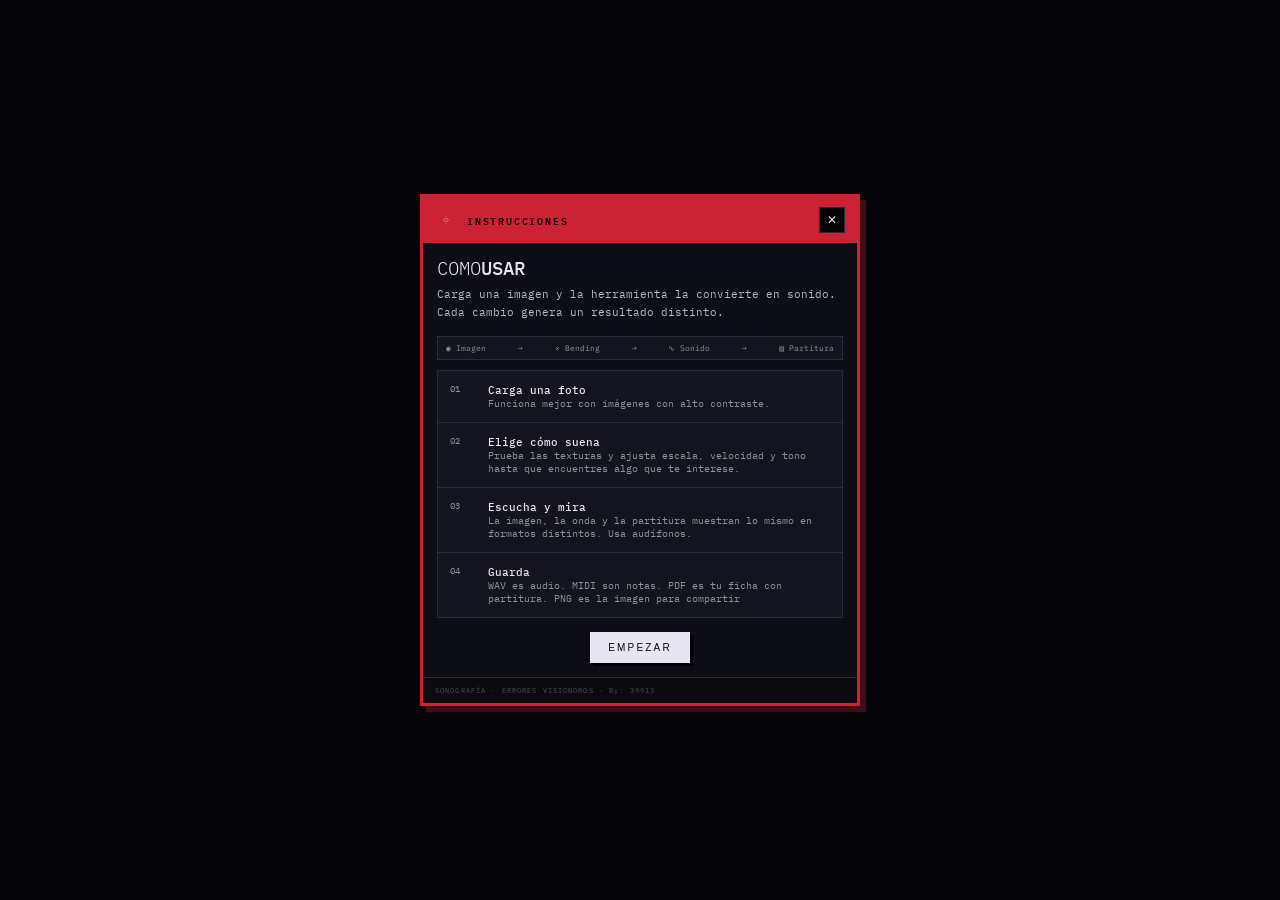
<file: manual.html>
<!DOCTYPE html>
<html lang="es"><head>
<meta charset="UTF-8"><meta name="viewport" content="width=device-width, initial-scale=1.0">
<title>· INSTRUCCIONES · </title>
<link rel="canonical" href="https://39913em.github.io/sonografia/manual.html">
<link href="https://fonts.googleapis.com/css2?family=IBM+Plex+Mono:wght@300;400;500&display=swap" rel="stylesheet">
<style>:root{--rojo:#CC2233;--negro:#0D0D16;--linea:#2A2A3F;--mono:"IBM Plex Mono",monospace}*{box-sizing:border-box}html,body{margin:0;height:100%;background:#050509;font-family:var(--mono);display:grid;place-items:center}.modal{width:440px;max-width:92vw;background:#0D0D16;border:3px solid #CC2233;box-shadow:6px 6px 0 rgba(204,34,51,0.3)} .head{height:46px;display:flex;align-items:center;justify-content:space-between;padding:0 12px;background:#CC2233} .body{padding:16px 14px 14px}</style>
</head><body>
<svg width="0" height="0" style="position:absolute"><defs><symbol id="iso-02" viewBox="0 0 40 40"><circle cx="20" cy="20" r="10" fill="#CC2233"/><g fill="#E8E6F0"><circle cx="20" cy="14.4" r="0.7"/><circle cx="20" cy="17.2" r="0.7"/><circle cx="20" cy="20" r="0.7"/><circle cx="20" cy="22.8" r="0.7"/><circle cx="20" cy="25.6" r="0.7"/><circle cx="17" cy="17.2" r="0.7"/><circle cx="17" cy="20" r="0.7"/><circle cx="17" cy="22.8" r="0.7"/><circle cx="23" cy="17.2" r="0.7"/><circle cx="23" cy="20" r="0.7"/><circle cx="23" cy="22.8" r="0.7"/><circle cx="14.5" cy="20" r="0.7"/><circle cx="25.5" cy="20" r="0.7"/></g><g fill="#CC2233"><circle cx="5" cy="20" r="0.7"/><circle cx="7.5" cy="20" r="0.7"/><circle cx="32.5" cy="20" r="0.7"/><circle cx="35" cy="20" r="0.7"/></g></symbol></defs></svg>
<div class="modal">
<div class="head"><div style="display:flex;align-items:center;gap:10px"><svg style="width:22px;height:22px" viewBox="0 0 40 40"><use href="#iso-02"/></svg><div style="font-size:10px;letter-spacing:.18em;font-weight:600">INSTRUCCIONES</div></div><button onclick="try{parent.postMessage('closeManual','*')}catch(e){location.href='./index.html'}" style="width:26px;height:26px;background:#000;color:#E8E6F0;display:grid;place-items:center;border:1px solid #2A2A3F;cursor:pointer;font-size:12px">✕</button></div>
<div class="body">
<div style="font-size:19px;line-height:1;color:#E8E6F0;margin:0 0 8px;font-weight:300">COMO<b style="font-weight:500">USAR</b></div>
<p style="font-size:11px;line-height:1.6;color:#B8B8C8;margin:0 0 14px">Carga una imagen y la herramienta la convierte en sonido. Cada cambio genera un resultado distinto.</p>
<div style="display:flex;justify-content:space-between;border:1px solid #2A2A3F;background:#14141E;padding:6px 8px;font-size:8px;color:#92929A"><span>◉ Imagen</span><span>→</span><span>× Bending</span><span>→</span><span>∿ Sonido</span><span>→</span><span>▤ Partitura</span></div>
<div style="border:1px solid #2A2A3F;background:#14141E;margin-top:10px">
<div style="display:grid;grid-template-columns:28px 1fr;gap:10px;padding:12px;border-bottom:1px solid #2A2A3F"><div style="font-size:9px;color:#92929A">01</div><div><div style="font-size:11px;color:#E8E6F0;font-weight:500">Carga una foto</div><div style="font-size:10px;color:#92929A">Funciona mejor con imágenes con alto contraste.</div></div></div>
<div style="display:grid;grid-template-columns:28px 1fr;gap:10px;padding:12px;border-bottom:1px solid #2A2A3F"><div style="font-size:9px;color:#92929A">02</div><div><div style="font-size:11px;color:#E8E6F0;font-weight:500">Elige cómo suena</div><div style="font-size:10px;color:#92929A">Prueba las texturas y ajusta escala, velocidad y tono hasta que encuentres algo que te interese.</div></div></div>
<div style="display:grid;grid-template-columns:28px 1fr;gap:10px;padding:12px;border-bottom:1px solid #2A2A3F"><div style="font-size:9px;color:#92929A">03</div><div><div style="font-size:11px;color:#E8E6F0;font-weight:500">Escucha y mira</div><div style="font-size:10px;color:#92929A">La imagen, la onda y la partitura muestran lo mismo en formatos distintos. Usa audífonos.</div></div></div>
<div style="display:grid;grid-template-columns:28px 1fr;gap:10px;padding:12px"><div style="font-size:9px;color:#92929A">04</div><div><div style="font-size:11px;color:#E8E6F0;font-weight:500">Guarda</div><div style="font-size:10px;color:#92929A">WAV es audio. MIDI son notas. PDF es tu ficha con partitura. PNG es la imagen para compartir</div></div></div>
</div>
<div style="margin-top:14px;display:flex;flex-direction:column;align-items:center;gap:10px">
<button onclick="try{parent.postMessage('closeManual','*')}catch(e){location.href='./index.html'}" style="display:inline-flex;background:#E8E6F0;color:#0A0A0F;padding:10px 18px;font-size:10px;letter-spacing:.22em;border:none;cursor:pointer;box-shadow:3px 3px 0 #000">EMPEZAR</button></div>
</div>



<div style="display:flex;justify-content:space-between;padding:8px 12px;border-top:1px solid #2A2A3F;background:#0A0A0F;font-size:7px;letter-spacing:.16em;color:#4A4A60"><span>SONOGRAFÍA · ERRORES VISIONOROS · By: 39913</span></div>
</div>
</body></html>
</file>
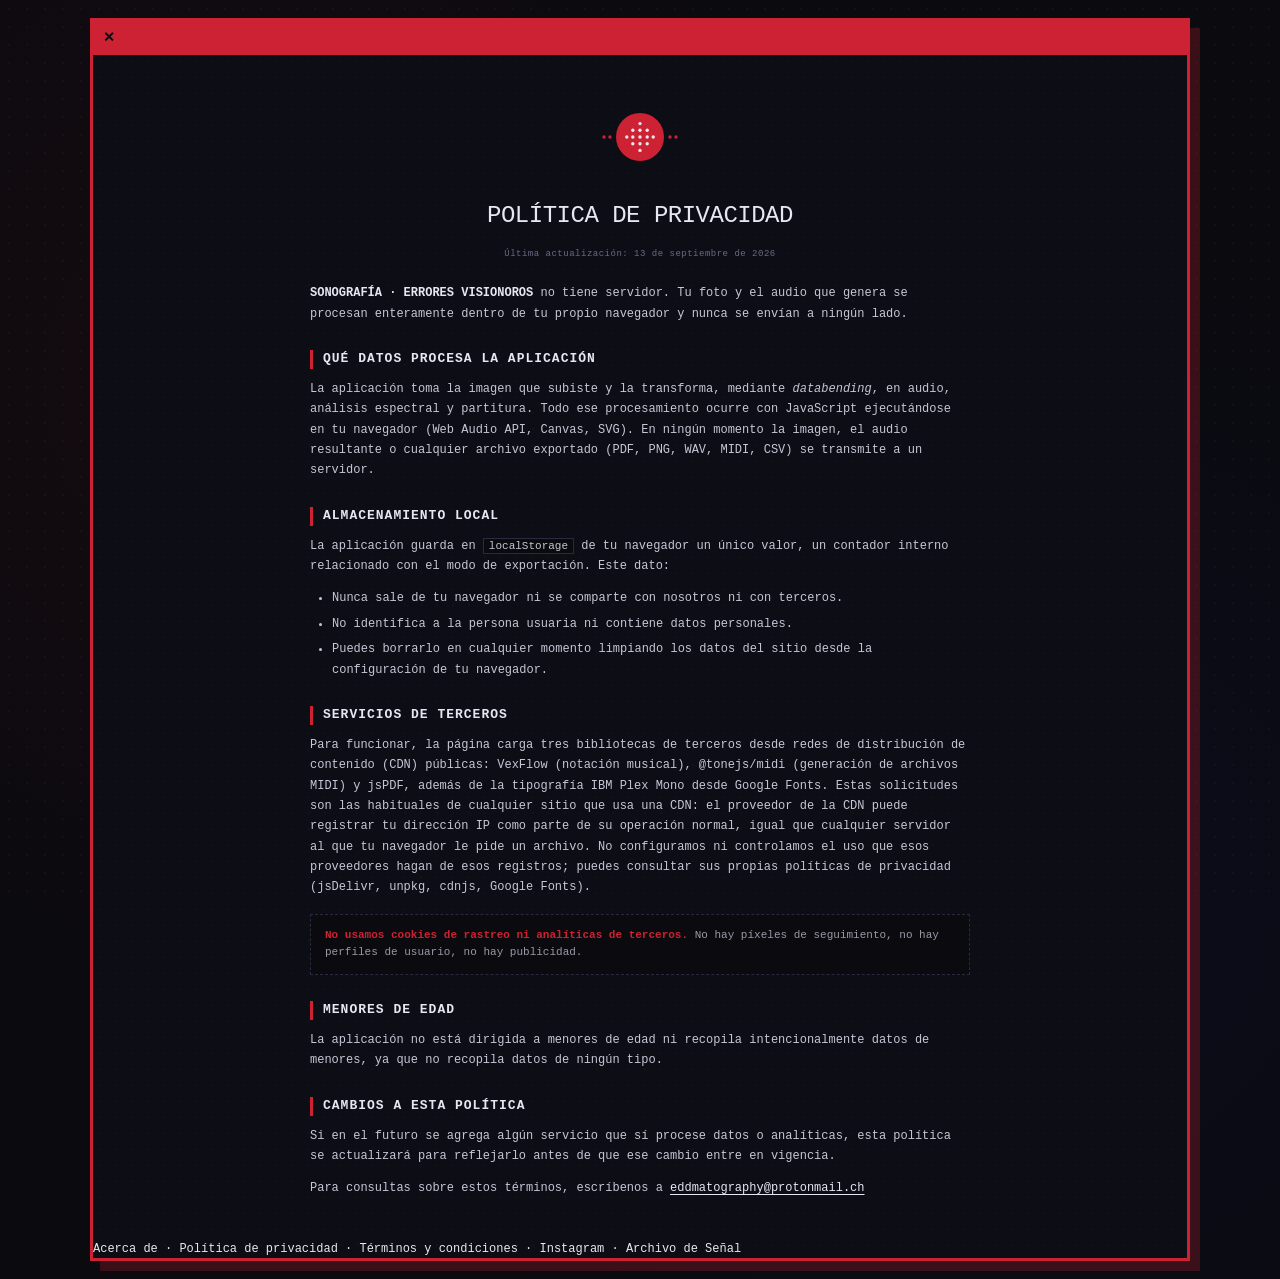
<file: privacidad.html>
<!DOCTYPE html>
<html lang="es-MX">
<head>
<meta charset="UTF-8">
<meta name="viewport" content="width=device-width, initial-scale=1.0">
<title>Política de Privacidad · SONOGRAFÍA · Errores Visionoros</title>
<meta name="description" content="Política de privacidad de SONOGRAFÍA. La app procesa todo localmente en tu navegador: no hay servidor ni recopilación de datos personales.">
<link rel="canonical" href="https://39913em.github.io/sonografia/privacidad.html">
<link rel="icon" type="image/svg+xml" href="assets/favicon.svg">
<link rel="icon" type="image/png" sizes="32x32" href="assets/favicon-32.png">
<link rel="apple-touch-icon" sizes="180x180" href="assets/favicon-180.png">
<meta name="theme-color" content="#0a0a0f">
<meta property="og:type" content="website">
<meta property="og:title" content="Política de Privacidad · SONOGRAFÍA · Errores Visionoros">
<meta property="og:description" content="Política de privacidad de SONOGRAFÍA. La app procesa todo localmente en tu navegador: no hay servidor ni recopilación de datos personales.">
<meta property="og:image" content="https://39913em.github.io/sonografia/assets/og-image.png">
<meta property="og:locale" content="es_MX">
<meta name="twitter:card" content="summary_large_image">
<meta http-equiv="Content-Security-Policy" content="
  default-src 'self';
  frame-src 'self' blob:;
  child-src 'self' blob:;
  script-src 'self';
  style-src 'self' 'unsafe-inline' https://fonts.googleapis.com;
  font-src 'self' https://fonts.gstatic.com;
  img-src 'self' data:;
  object-src 'none';
  base-uri 'self';
  form-action 'self';
  frame-ancestors 'none';
">
<link rel="preconnect" href="https://fonts.googleapis.com">
<link rel="preconnect" href="https://fonts.gstatic.com" crossorigin>
<link href="https://fonts.googleapis.com/css2?family=IBM+Plex+Mono:wght@300;400;500;600;700&display=swap" rel="stylesheet">
<link rel="stylesheet" href="css/01-base-y-fondo.css">
<link rel="stylesheet" href="css/03-identidad-isotipo-iconos.css">
<link rel="stylesheet" href="css/15-paginas-contenido.css">
<style>

.site-extra .footer-nav a,
  .site-extra .footer-nav a:link,
  .site-extra .footer-nav a:visited,
  .site-extra .footer-nav a:active,
  .site-extra .footer-nav a:focus,
  .site-extra .footer-nav a:focus-visible {
    color: #e8e9e8 !important;
    text-decoration: none;
  }
  .site-extra .footer-nav a:hover {
    color: #cc2233 !important;
  }
</style>
</head>
<body>

<svg width="0" height="0" style="position:absolute" aria-hidden="true">
  <defs>
    <symbol id="iso-02" viewBox="0 0 40 40">
      <circle cx="20" cy="20" r="10" fill="#cc2233"/>
      <g fill="#e8e9e8">
        <circle cx="20" cy="14.4" r="0.7"/>
        <circle cx="20" cy="17.2" r="0.7"/>
        <circle cx="20" cy="20" r="0.7"/>
        <circle cx="20" cy="22.8" r="0.7"/>
        <circle cx="20" cy="25.6" r="0.7"/>
        <circle cx="17" cy="17.2" r="0.7"/>
        <circle cx="17" cy="20" r="0.7"/>
        <circle cx="17" cy="22.8" r="0.7"/>
        <circle cx="23" cy="17.2" r="0.7"/>
        <circle cx="23" cy="20" r="0.7"/>
        <circle cx="23" cy="22.8" r="0.7"/>
        <circle cx="14.5" cy="20" r="0.7"/>
        <circle cx="25.5" cy="20" r="0.7"/>
      </g>
      <g fill="#cc2233">
        <circle cx="5" cy="20" r="0.7"/>
        <circle cx="7.5" cy="20" r="0.7"/>
        <circle cx="32.5" cy="20" r="0.7"/>
        <circle cx="35" cy="20" r="0.7"/>
      </g>
    </symbol>
  </defs>
</svg>

<div class="page-shell">
  <div class="page-box">

    <a href="index.html" class="page-close" title="Volver a la aplicación">✕</a>

    <div class="page-body">
      <div class="page-hero">
        <svg class="iso iso-hero" viewBox="0 0 40 40"><use href="#iso-02"/></svg>
        <div class="page-heading">Política de Privacidad</div>
        <div class="page-updated">Última actualización: 13 de septiembre de 2026</div>
      </div>

      <div class="page-text">
        <p><strong>SONOGRAFÍA · ERRORES VISIONOROS</strong>  no tiene servidor. Tu foto y el audio que genera se procesan enteramente dentro de tu propio navegador y nunca se envían a ningún lado.</p>

        <h2>Qué datos procesa la aplicación</h2>
        <p>La aplicación toma la imagen que subiste y la transforma, mediante <em>databending</em>, en audio, análisis espectral y partitura. Todo ese procesamiento ocurre con JavaScript ejecutándose en tu navegador (Web Audio API, Canvas, SVG). En ningún momento la imagen, el audio resultante o cualquier archivo exportado (PDF, PNG, WAV, MIDI, CSV) se transmite a un servidor.</p>

        <h2>Almacenamiento local</h2>
        <p>La aplicación guarda en <code>localStorage</code> de tu navegador un único valor, un contador interno relacionado con el modo de exportación. Este dato:</p>
        <ul>
          <li>Nunca sale de tu navegador ni se comparte con nosotros ni con terceros.</li>
          <li>No identifica a la persona usuaria ni contiene datos personales.</li>
          <li>Puedes borrarlo en cualquier momento limpiando los datos del sitio desde la configuración de tu navegador.</li>
        </ul>

        <h2>Servicios de terceros</h2>
        <p>Para funcionar, la página carga tres bibliotecas de terceros desde redes de distribución de contenido (CDN) públicas: VexFlow (notación musical), @tonejs/midi (generación de archivos MIDI) y jsPDF, además de la tipografía IBM Plex Mono desde Google Fonts. Estas solicitudes son las habituales de cualquier sitio que usa una CDN: el proveedor de la CDN puede registrar tu dirección IP como parte de su operación normal, igual que cualquier servidor al que tu navegador le pide un archivo. No configuramos ni controlamos el uso que esos proveedores hagan de esos registros; puedes consultar sus propias políticas de privacidad (jsDelivr, unpkg, cdnjs, Google Fonts).</p>

        <div class="content-note"><strong>No usamos cookies de rastreo ni analíticas de terceros.</strong> No hay píxeles de seguimiento, no hay perfiles de usuario, no hay publicidad.</div>

        <h2>Menores de edad</h2>
        <p>La aplicación no está dirigida a menores de edad ni recopila intencionalmente datos de menores, ya que no recopila datos de ningún tipo.</p>

        <h2>Cambios a esta política</h2>
        <p>Si en el futuro se agrega algún servicio que sí procese datos o analíticas, esta política se actualizará para reflejarlo antes de que ese cambio entre en vigencia.</p>

        <p>Para consultas sobre estos términos, escríbenos a <a href="mailto:eddmatography@protonmail.ch?subject=Consulta%20SONOGRAF%C3%8DA%20-%20T%C3%A9rminos" style="color:#E8E6F0;text-decoration:underline;text-underline-offset:3px">eddmatography@protonmail.ch</a></p>
      </div>
    </div>

    <div class="site-extra">
      <nav class="footer-nav" aria-label="Navegación institucional y redes">
        <a href="about.html">Acerca de ·</a>
        <a href="privacidad.html">Política de privacidad ·</a>
        <a href="terminos.html">Términos y condiciones ·</a>
        <a href="https://instagram.com/39913em" target="_blank" rel="noopener noreferrer">Instagram ·</a>
        <a href="https://39913em.github.io/archivo-de-senal" target="_blank" rel="noopener noreferrer" >Archivo de Señal</a>
      </nav>
    </div>

  </div>
</div>

</body>
</html>
</file>
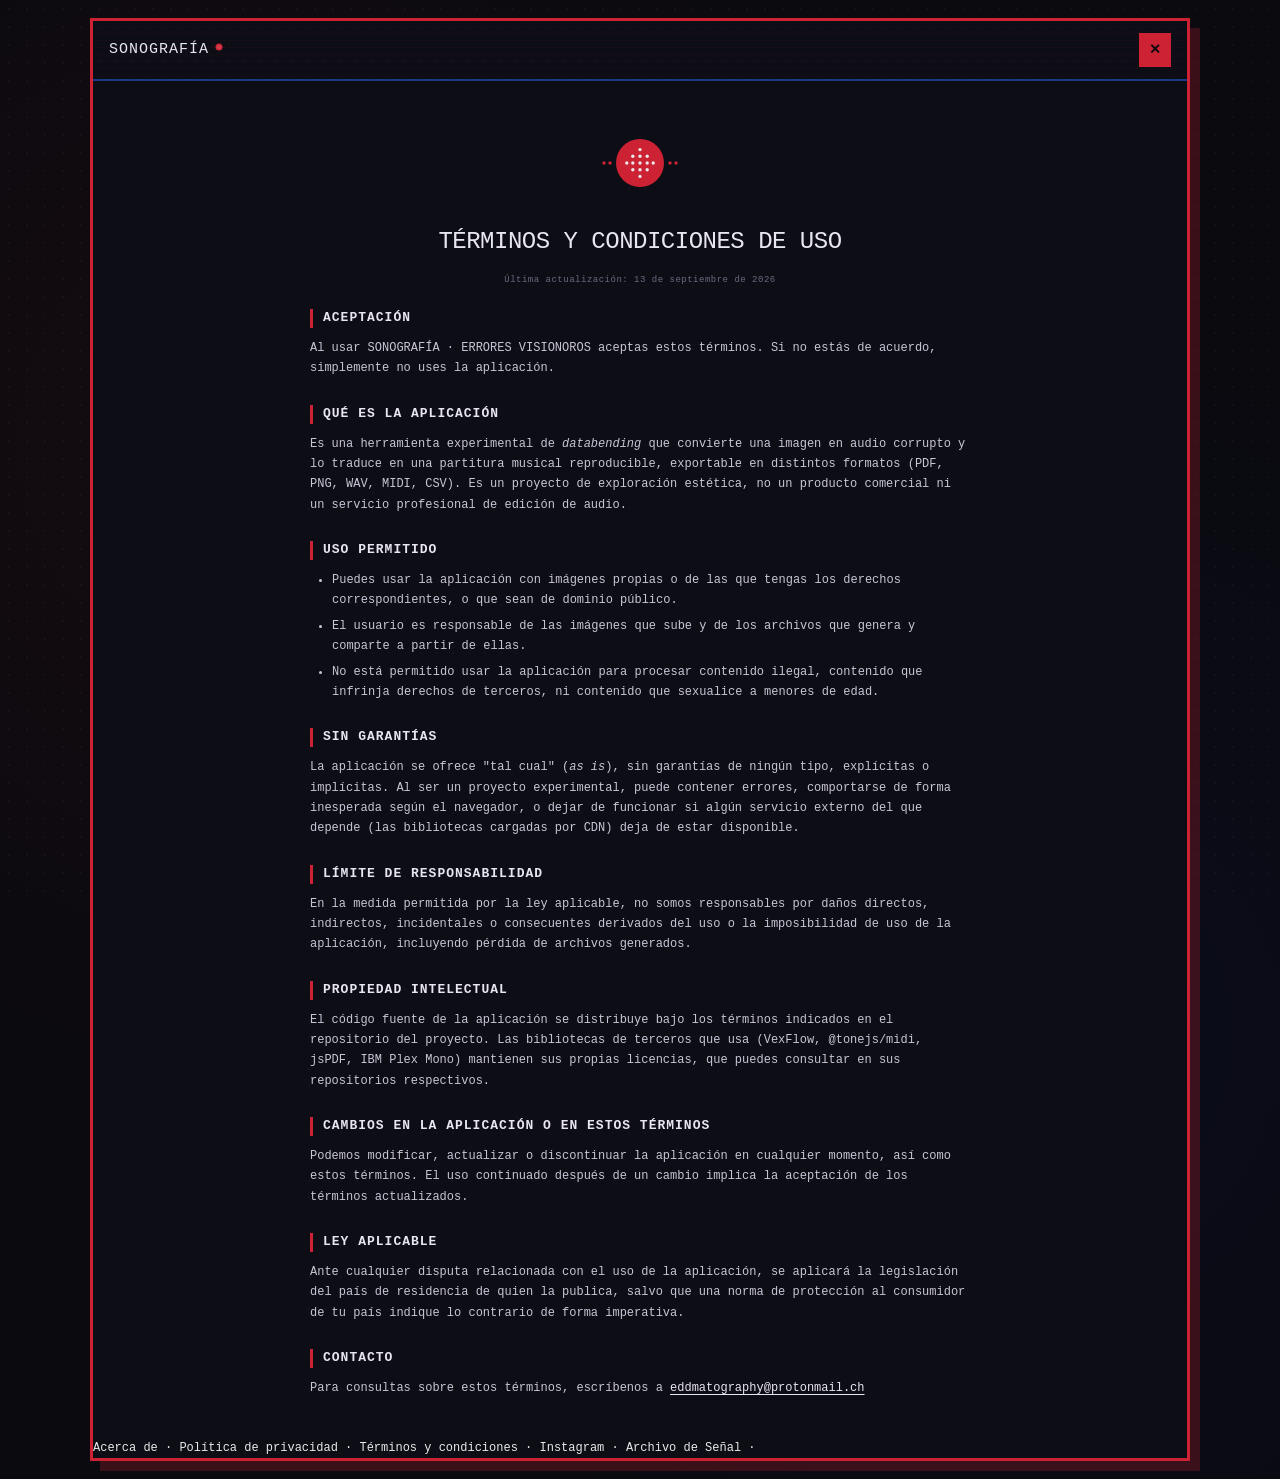
<file: terminos.html>
<!DOCTYPE html>
<html lang="es-MX">
<head>
<meta charset="UTF-8">
<meta name="viewport" content="width=device-width, initial-scale=1.0">
<title>Términos y Condiciones · SONOGRAFÍA · Errores Visionoros</title>
<meta name="description" content="Términos y condiciones de uso de SONOGRAFÍA: uso permitido, límite de responsabilidad y propiedad intelectual.">
<link rel="canonical" href="https://39913em.github.io/sonografiaSITORIO/terminos.html">
<link rel="icon" type="image/svg+xml" href="assets/favicon.svg">
<link rel="icon" type="image/png" sizes="32x32" href="assets/favicon-32.png">
<link rel="apple-touch-icon" sizes="180x180" href="assets/favicon-180.png">
<meta name="theme-color" content="#0a0a0f">
<meta property="og:type" content="website">
<meta property="og:title" content="Términos y Condiciones · SONOGRAFÍA · Errores Visionoros">
<meta property="og:description" content="Términos y condiciones de uso de SONOGRAFÍA: uso permitido, límite de responsabilidad y propiedad intelectual.">
<meta property="og:image" content="https://39913em.github.io/sonografiaSITORIO/assets/og-image.png">
<meta property="og:locale" content="es_MX">
<meta name="twitter:card" content="summary_large_image">
<meta http-equiv="Content-Security-Policy" content="
  default-src 'self';
  frame-src 'self' blob:;
  child-src 'self' blob:;
  script-src 'self';
  style-src 'self' 'unsafe-inline' https://fonts.googleapis.com;
  font-src 'self' https://fonts.gstatic.com;
  img-src 'self' data:;
  object-src 'none';
  base-uri 'self';
  form-action 'self';
  frame-ancestors 'none';
">
<link rel="preconnect" href="https://fonts.googleapis.com">
<link rel="preconnect" href="https://fonts.gstatic.com" crossorigin>
<link href="https://fonts.googleapis.com/css2?family=IBM+Plex+Mono:wght@300;400;500;600;700&display=swap" rel="stylesheet">
<link rel="stylesheet" href="css/01-base-y-fondo.css">
<link rel="stylesheet" href="css/03-identidad-isotipo-iconos.css">
<link rel="stylesheet" href="css/15-paginas-contenido.css">
<link rel="stylesheet" href="css/18-enlaces-footer.css">

</head>
<body>

<svg width="0" height="0" style="position:absolute" aria-hidden="true">
  <defs>
    <symbol id="iso-02" viewBox="0 0 40 40">
      <circle cx="20" cy="20" r="10" fill="#cc2233"/>
      <g fill="#e8e9e8">
        <circle cx="20" cy="14.4" r="0.7"/>
        <circle cx="20" cy="17.2" r="0.7"/>
        <circle cx="20" cy="20" r="0.7"/>
        <circle cx="20" cy="22.8" r="0.7"/>
        <circle cx="20" cy="25.6" r="0.7"/>
        <circle cx="17" cy="17.2" r="0.7"/>
        <circle cx="17" cy="20" r="0.7"/>
        <circle cx="17" cy="22.8" r="0.7"/>
        <circle cx="23" cy="17.2" r="0.7"/>
        <circle cx="23" cy="20" r="0.7"/>
        <circle cx="23" cy="22.8" r="0.7"/>
        <circle cx="14.5" cy="20" r="0.7"/>
        <circle cx="25.5" cy="20" r="0.7"/>
      </g>
      <g fill="#cc2233">
        <circle cx="5" cy="20" r="0.7"/>
        <circle cx="7.5" cy="20" r="0.7"/>
        <circle cx="32.5" cy="20" r="0.7"/>
        <circle cx="35" cy="20" r="0.7"/>
      </g>
    </symbol>
  </defs>
</svg>

<div class="page-shell">
<div class="page-box">

  <div class="page-head">
    <a href="index.html" class="brand-block-link" aria-label="SONOGRAFÍA — volver a la aplicación">
      <h1>SONOGRAFÍA<span class="punto-iso"><svg viewBox="0 0 40 40"><use href="#iso-02"/></svg></span></h1>
    </a>
    <a href="index.html" class="page-close" title="Volver a la aplicación">✕</a>
  </div>

  <div class="page-body">
    <div class="page-hero">
      <svg class="iso iso-hero" viewBox="0 0 40 40"><use href="#iso-02"/></svg>
      <div class="page-heading">Términos y Condiciones de Uso</div>
      <div class="page-updated">Última actualización: 13 de septiembre de 2026</div>
    </div>

    <div class="page-text">
    <h2>Aceptación</h2>
    <p>Al usar SONOGRAFÍA · ERRORES VISIONOROS aceptas estos términos. Si no estás de acuerdo, simplemente no uses la aplicación.</p>

    <h2>Qué es la aplicación</h2>
    <p>Es una herramienta experimental de <em>databending</em> que convierte una imagen en audio corrupto y lo traduce en una partitura musical reproducible, exportable en distintos formatos (PDF, PNG, WAV, MIDI, CSV). Es un proyecto de exploración estética, no un producto comercial ni un servicio profesional de edición de audio.</p>

    <h2>Uso permitido</h2>
    <ul>
      <li>Puedes usar la aplicación con imágenes propias o de las que tengas los derechos correspondientes, o que sean de dominio público.</li>
      <li>El usuario es responsable de las imágenes que sube y de los archivos que genera y comparte a partir de ellas.</li>
      <li>No está permitido usar la aplicación para procesar contenido ilegal, contenido que infrinja derechos de terceros, ni contenido que sexualice a menores de edad.</li>
    </ul>

    <h2>Sin garantías</h2>
    <p>La aplicación se ofrece "tal cual" (<em>as is</em>), sin garantías de ningún tipo, explícitas o implícitas. Al ser un proyecto experimental, puede contener errores, comportarse de forma inesperada según el navegador, o dejar de funcionar si algún servicio externo del que depende (las bibliotecas cargadas por CDN) deja de estar disponible.</p>

    <h2>Límite de responsabilidad</h2>
    <p>En la medida permitida por la ley aplicable, no somos responsables por daños directos, indirectos, incidentales o consecuentes derivados del uso o la imposibilidad de uso de la aplicación, incluyendo pérdida de archivos generados.</p>

    <h2>Propiedad intelectual</h2>
    <p>El código fuente de la aplicación se distribuye bajo los términos indicados en el repositorio del proyecto. Las bibliotecas de terceros que usa (VexFlow, @tonejs/midi, jsPDF, IBM Plex Mono) mantienen sus propias licencias, que puedes consultar en sus repositorios respectivos.</p>

    <h2>Cambios en la aplicación o en estos términos</h2>
    <p>Podemos modificar, actualizar o discontinuar la aplicación en cualquier momento, así como estos términos. El uso continuado después de un cambio implica la aceptación de los términos actualizados.</p>

    <h2>Ley aplicable</h2>
    <p>Ante cualquier disputa relacionada con el uso de la aplicación, se aplicará la legislación del país de residencia de quien la publica, salvo que una norma de protección al consumidor de tu país indique lo contrario de forma imperativa.</p>

    <h2>Contacto</h2>
    <p>Para consultas sobre estos términos, escríbenos a <a href="mailto:eddmatography@protonmail.ch?subject=Consulta%20SONOGRAF%C3%8DA%20-%20T%C3%A9rminos" style="color:#E8E6F0;text-decoration:underline;text-underline-offset:3px">eddmatography@protonmail.ch</a></p>     </div>
  </div>

 <div class="site-extra">
  <nav class="footer-nav" aria-label="Navegación institucional y redes">
    <a href="about.html">Acerca de ·</a>
    <a href="privacidad.html">Política de privacidad ·</a>
    <a href="terminos.html">Términos y condiciones ·</a>
    <a href="https://instagram.com/39913em" target="_blank" rel="noopener noreferrer">Instagram ·</a>
    <a href="https://39913em.github.io/archivo-de-senal" target="_blank" rel="noopener noreferrer">Archivo de Señal ·</a>
  </nav>
</div>


</div>
</div>
</body>
</html>
</file>
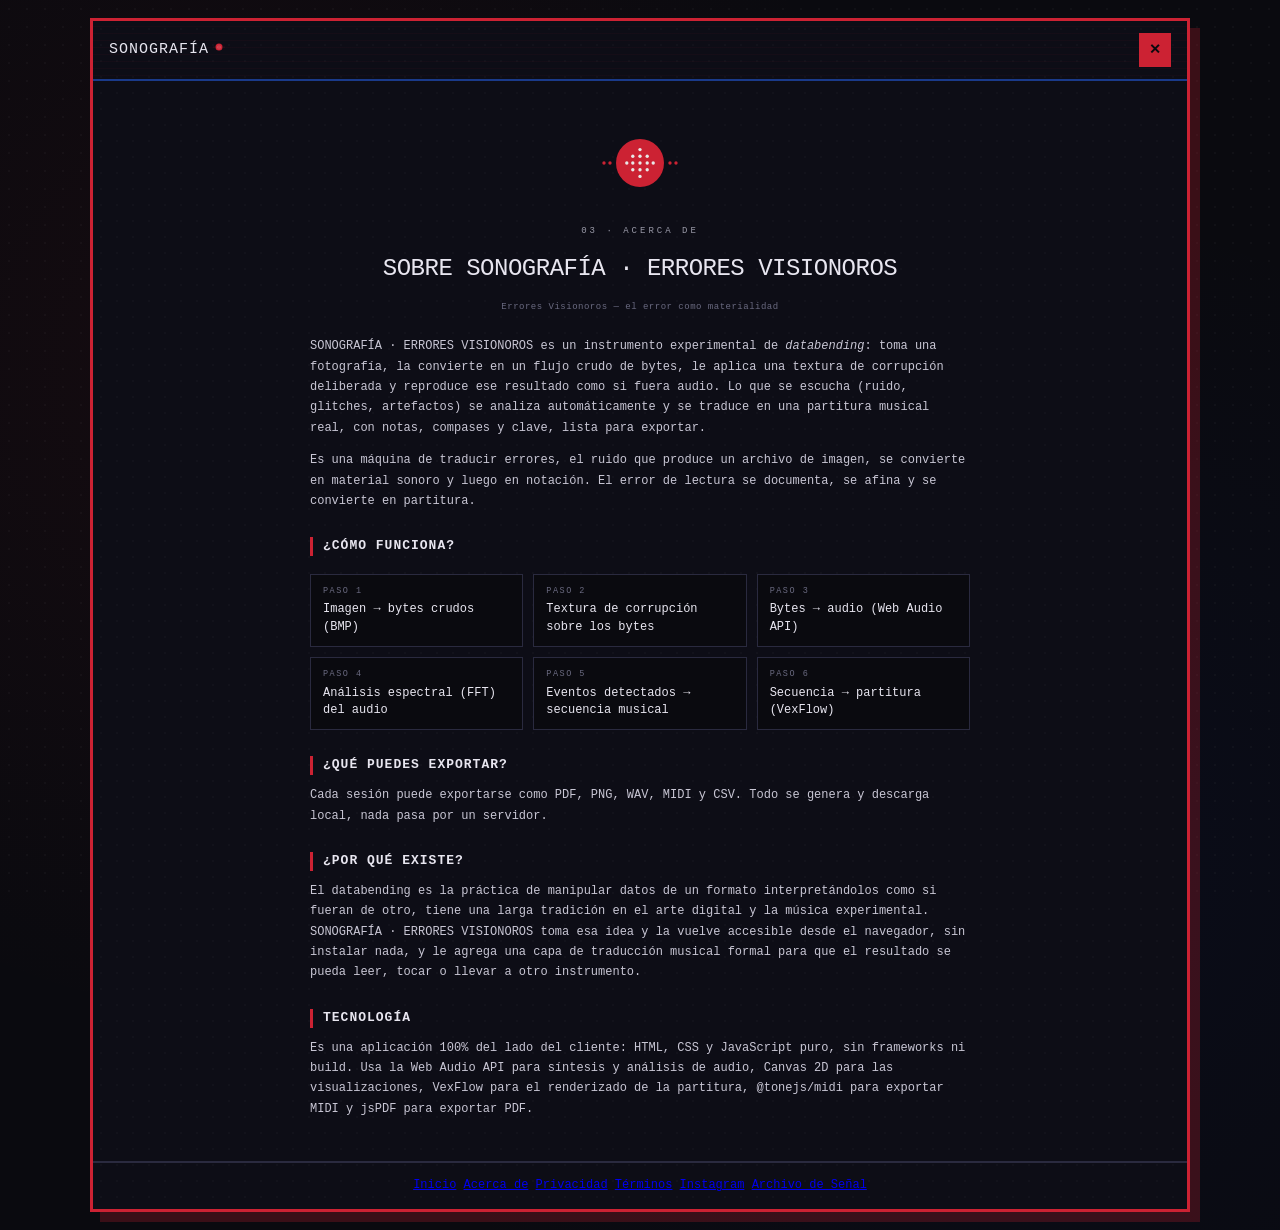
<file: Sonografia/about.html>
<!DOCTYPE html>
<html lang="es-MX">
<head>
<meta charset="UTF-8">
<meta name="viewport" content="width=device-width, initial-scale=1.0">
<title>SONOGRAFÍA · Errores Visionoros · By: 39913</title>
<meta name="description" content="Qué es SONOGRAFÍA y cómo funciona: de imagen a audio corrupto (databending) y de audio a partitura reproducible.">
<link rel="canonical" href="https://39913em.github.io/TU-REPOSITORIO/about.html">
<link rel="icon" type="image/svg+xml" href="assets/favicon.svg">
<link rel="icon" type="image/png" sizes="32x32" href="assets/favicon-32.png">
<link rel="apple-touch-icon" sizes="180x180" href="assets/favicon-180.png">
<meta name="theme-color" content="#0a0a0f">
<meta property="og:type" content="website">
<meta property="og:title" content="SONOGRAFÍA · Errores Visionoros · By: 39913">
<meta property="og:description" content="Qué es SONOGRAFÍA y cómo funciona: de imagen a audio corrupto (databending) y de audio a partitura reproducible.">
<meta property="og:image" content="https://39913em.github.io/TU-REPOSITORIO/assets/og-image.png">
<meta property="og:locale" content="es_MX">
<meta name="twitter:card" content="summary_large_image">
<meta http-equiv="Content-Security-Policy" content="
  default-src 'self';
  frame-src 'self' blob:;
  child-src 'self' blob:;
  script-src 'self';
  style-src 'self' 'unsafe-inline' https://fonts.googleapis.com;
  font-src 'self' https://fonts.gstatic.com;
  img-src 'self' data:;
  object-src 'none';
  base-uri 'self';
  form-action 'self';
  frame-ancestors 'none';
">
<link rel="preconnect" href="https://fonts.googleapis.com">
<link rel="preconnect" href="https://fonts.gstatic.com" crossorigin>
<link href="https://fonts.googleapis.com/css2?family=IBM+Plex+Mono:wght@300;400;500;600;700&display=swap" rel="stylesheet">
<link rel="stylesheet" href="css/01-base-y-fondo.css">
<link rel="stylesheet" href="css/03-identidad-isotipo-iconos.css">
<link rel="stylesheet" href="css/15-paginas-contenido.css">
</head>
<body>

<svg width="0" height="0" style="position:absolute" aria-hidden="true">
  <defs>
    <symbol id="iso-02" viewBox="0 0 40 40">
      <circle cx="20" cy="20" r="10" fill="#cc2233"/>
      <g fill="#e8e9e8">
        <circle cx="20" cy="14.4" r="0.7"/>
        <circle cx="20" cy="17.2" r="0.7"/>
        <circle cx="20" cy="20" r="0.7"/>
        <circle cx="20" cy="22.8" r="0.7"/>
        <circle cx="20" cy="25.6" r="0.7"/>
        <circle cx="17" cy="17.2" r="0.7"/>
        <circle cx="17" cy="20" r="0.7"/>
        <circle cx="17" cy="22.8" r="0.7"/>
        <circle cx="23" cy="17.2" r="0.7"/>
        <circle cx="23" cy="20" r="0.7"/>
        <circle cx="23" cy="22.8" r="0.7"/>
        <circle cx="14.5" cy="20" r="0.7"/>
        <circle cx="25.5" cy="20" r="0.7"/>
      </g>
      <g fill="#cc2233">
        <circle cx="5" cy="20" r="0.7"/>
        <circle cx="7.5" cy="20" r="0.7"/>
        <circle cx="32.5" cy="20" r="0.7"/>
        <circle cx="35" cy="20" r="0.7"/>
      </g>
    </symbol>
  </defs>
</svg>

<div class="page-shell">
<div class="page-box">

  <div class="page-head">
    <a href="index.html" class="brand-block-link" aria-label="SONOGRAFÍA — volver a la aplicación">
      <h1>SONOGRAFÍA<span class="punto-iso"><svg viewBox="0 0 40 40"><use href="#iso-02"/></svg></span></h1>
    </a>
    <a href="index.html" class="page-close" title="Volver a la aplicación">✕</a>
  </div>

  <div class="page-body">
    <div class="page-hero">
      <svg class="iso iso-hero" viewBox="0 0 40 40"><use href="#iso-02"/></svg>
      <div class="page-eyebrow">03 · ACERCA DE</div>
      <div class="page-heading">Sobre SONOGRAFÍA · ERRORES VISIONOROS</div>
      <div class="page-updated">Errores Visionoros — el error como materialidad</div>
    </div>

    <div class="page-text">
    <p>SONOGRAFÍA · ERRORES VISIONOROS es un instrumento experimental de <em>databending</em>: toma una fotografía, la convierte en un flujo crudo de bytes, le aplica una textura de corrupción deliberada y reproduce ese resultado como si fuera audio. Lo que se escucha (ruido, glitches, artefactos) se analiza automáticamente y se traduce en una partitura musical real, con notas, compases y clave, lista para exportar.</p>

    <p>Es una máquina de traducir errores, el ruido que produce un archivo de imagen, se convierte en material sonoro y luego en notación. El error de lectura se documenta, se afina y se convierte en partitura.</p>

    <h2>¿Cómo funciona?</h2>
    <div class="about-grid">
      <div class="about-fact"><div class="label">Paso 1</div><div class="value">Imagen → bytes crudos (BMP)</div></div>
      <div class="about-fact"><div class="label">Paso 2</div><div class="value">Textura de corrupción sobre los bytes</div></div>
      <div class="about-fact"><div class="label">Paso 3</div><div class="value">Bytes → audio (Web Audio API)</div></div>
      <div class="about-fact"><div class="label">Paso 4</div><div class="value">Análisis espectral (FFT) del audio</div></div>
      <div class="about-fact"><div class="label">Paso 5</div><div class="value">Eventos detectados → secuencia musical</div></div>
      <div class="about-fact"><div class="label">Paso 6</div><div class="value">Secuencia → partitura (VexFlow)</div></div>
    </div>

    <h2>¿Qué puedes exportar?</h2>
    <p>Cada sesión puede exportarse como PDF, PNG, WAV, MIDI y CSV. Todo se genera y descarga local, nada pasa por un servidor.</p>

    <h2>¿Por qué existe?</h2>
    <p>El databending es la práctica de manipular datos de un formato interpretándolos como si fueran de otro, tiene una larga tradición en el arte digital y la música experimental. SONOGRAFÍA · ERRORES VISIONOROS toma esa idea y la vuelve accesible desde el navegador, sin instalar nada, y le agrega una capa de traducción musical formal para que el resultado se pueda leer, tocar o llevar a otro instrumento.</p>

    <h2>Tecnología</h2>
    <p>Es una aplicación 100% del lado del cliente: HTML, CSS y JavaScript puro, sin frameworks ni build. Usa la Web Audio API para síntesis y análisis de audio, Canvas 2D para las visualizaciones, VexFlow para el renderizado de la partitura, @tonejs/midi para exportar MIDI y jsPDF para exportar PDF.</p>
    </div>
  </div>

  <div class="page-foot">
    <nav class="footer-nav" aria-label="Navegación institucional y redes">
      <a href="index.html">Inicio</a>
      <a href="about.html">Acerca de</a>
      <a href="privacidad.html">Privacidad</a>
      <a href="terminos.html">Términos</a>
      <a href="https://instagram.com/39913em" target="_blank" rel="noopener noreferrer">Instagram</a>
      <a href="https://39913em.github.io/archivo-de-senal/index.html" target="_blank" rel="noopener noreferrer">Archivo de Señal</a>
    </nav>
  </div>

</div>
</div>
</body>
</html>
</file>
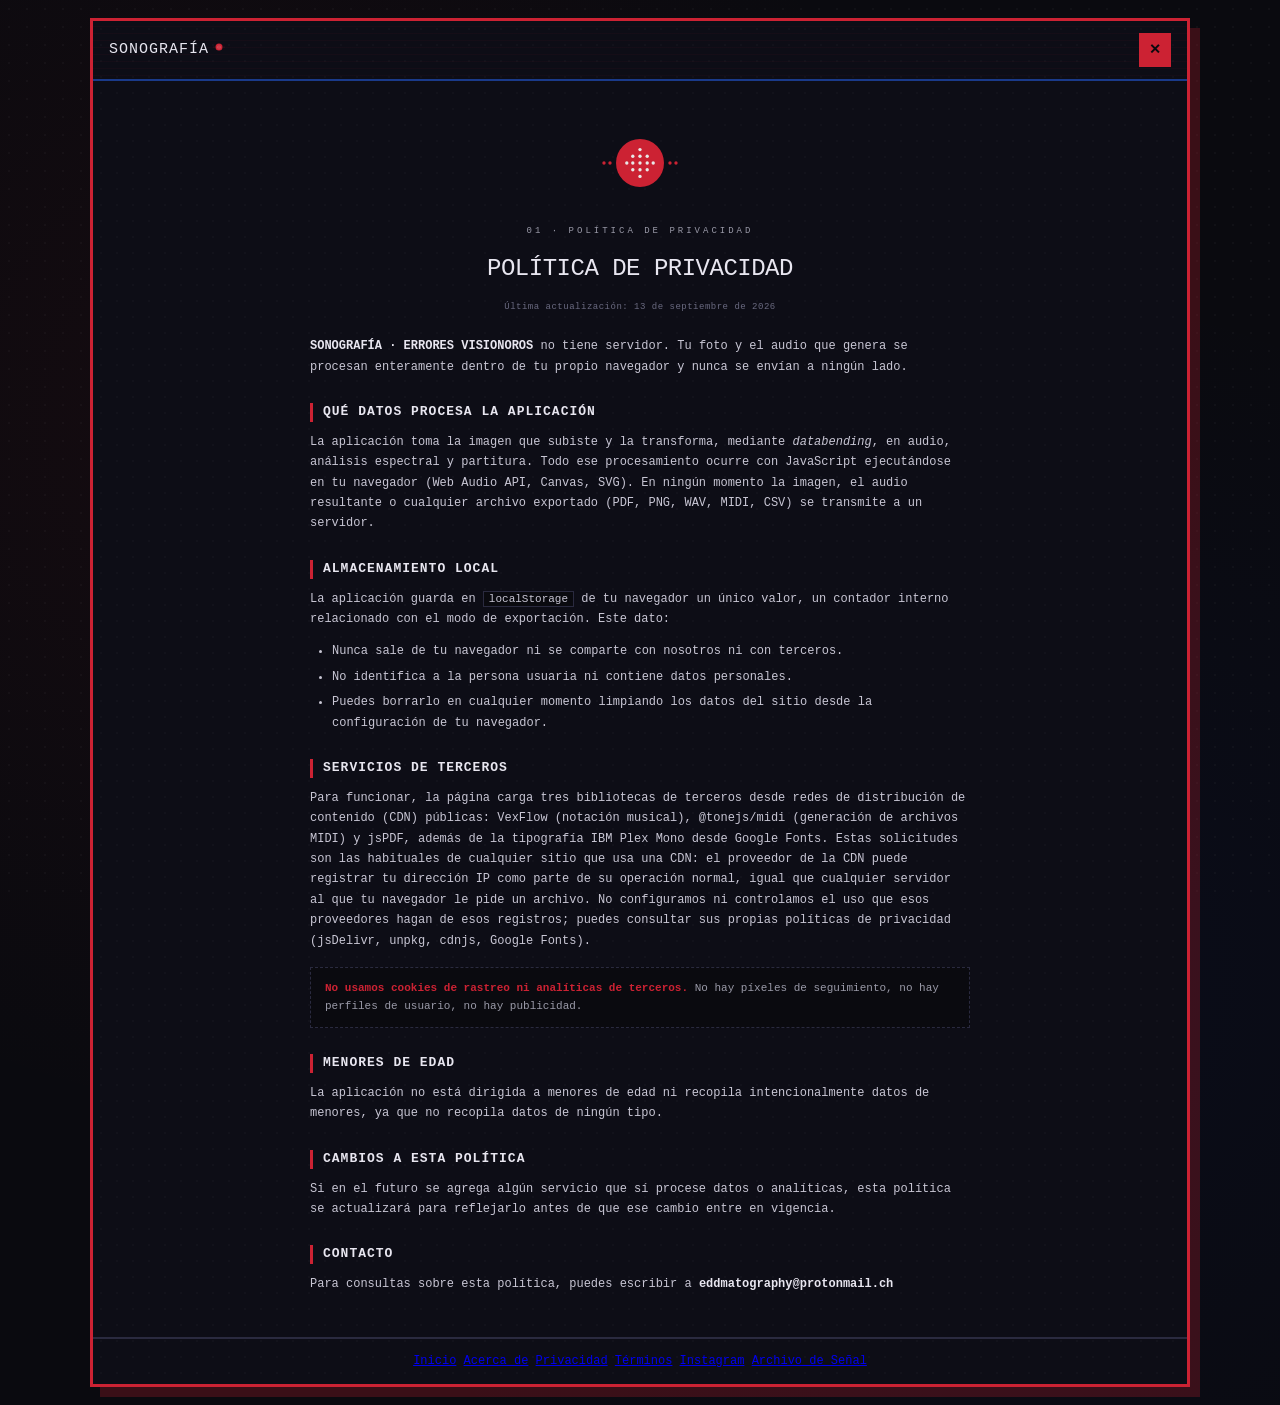
<file: Sonografia/privacidad.html>
<!DOCTYPE html>
<html lang="es-MX">
<head>
<meta charset="UTF-8">
<meta name="viewport" content="width=device-width, initial-scale=1.0">
<title>Política de Privacidad · SONOGRAFÍA · Errores Visionoros</title>
<meta name="description" content="Política de privacidad de SONOGRAFÍA. La app procesa todo localmente en tu navegador: no hay servidor ni recopilación de datos personales.">
<link rel="canonical" href="https://39913em.github.io/TU-REPOSITORIO/privacidad.html">
<link rel="icon" type="image/svg+xml" href="assets/favicon.svg">
<link rel="icon" type="image/png" sizes="32x32" href="assets/favicon-32.png">
<link rel="apple-touch-icon" sizes="180x180" href="assets/favicon-180.png">
<meta name="theme-color" content="#0a0a0f">
<meta property="og:type" content="website">
<meta property="og:title" content="Política de Privacidad · SONOGRAFÍA · Errores Visionoros">
<meta property="og:description" content="Política de privacidad de SONOGRAFÍA. La app procesa todo localmente en tu navegador: no hay servidor ni recopilación de datos personales.">
<meta property="og:image" content="https://39913em.github.io/TU-REPOSITORIO/assets/og-image.png">
<meta property="og:locale" content="es_MX">
<meta name="twitter:card" content="summary_large_image">
<meta http-equiv="Content-Security-Policy" content="
  default-src 'self';
  frame-src 'self' blob:;
  child-src 'self' blob:;
  script-src 'self';
  style-src 'self' 'unsafe-inline' https://fonts.googleapis.com;
  font-src 'self' https://fonts.gstatic.com;
  img-src 'self' data:;
  object-src 'none';
  base-uri 'self';
  form-action 'self';
  frame-ancestors 'none';
">
<link rel="preconnect" href="https://fonts.googleapis.com">
<link rel="preconnect" href="https://fonts.gstatic.com" crossorigin>
<link href="https://fonts.googleapis.com/css2?family=IBM+Plex+Mono:wght@300;400;500;600;700&display=swap" rel="stylesheet">
<link rel="stylesheet" href="css/01-base-y-fondo.css">
<link rel="stylesheet" href="css/03-identidad-isotipo-iconos.css">
<link rel="stylesheet" href="css/15-paginas-contenido.css">
</head>
<body>

<svg width="0" height="0" style="position:absolute" aria-hidden="true">
  <defs>
    <symbol id="iso-02" viewBox="0 0 40 40">
      <circle cx="20" cy="20" r="10" fill="#cc2233"/>
      <g fill="#e8e9e8">
        <circle cx="20" cy="14.4" r="0.7"/>
        <circle cx="20" cy="17.2" r="0.7"/>
        <circle cx="20" cy="20" r="0.7"/>
        <circle cx="20" cy="22.8" r="0.7"/>
        <circle cx="20" cy="25.6" r="0.7"/>
        <circle cx="17" cy="17.2" r="0.7"/>
        <circle cx="17" cy="20" r="0.7"/>
        <circle cx="17" cy="22.8" r="0.7"/>
        <circle cx="23" cy="17.2" r="0.7"/>
        <circle cx="23" cy="20" r="0.7"/>
        <circle cx="23" cy="22.8" r="0.7"/>
        <circle cx="14.5" cy="20" r="0.7"/>
        <circle cx="25.5" cy="20" r="0.7"/>
      </g>
      <g fill="#cc2233">
        <circle cx="5" cy="20" r="0.7"/>
        <circle cx="7.5" cy="20" r="0.7"/>
        <circle cx="32.5" cy="20" r="0.7"/>
        <circle cx="35" cy="20" r="0.7"/>
      </g>
    </symbol>
  </defs>
</svg>

<div class="page-shell">
<div class="page-box">

  <div class="page-head">
    <a href="index.html" class="brand-block-link" aria-label="SONOGRAFÍA — volver a la aplicación">
      <h1>SONOGRAFÍA<span class="punto-iso"><svg viewBox="0 0 40 40"><use href="#iso-02"/></svg></span></h1>
    </a>
    <a href="index.html" class="page-close" title="Volver a la aplicación">✕</a>
  </div>

  <div class="page-body">
    <div class="page-hero">
      <svg class="iso iso-hero" viewBox="0 0 40 40"><use href="#iso-02"/></svg>
      <div class="page-eyebrow">01 · POLÍTICA DE PRIVACIDAD</div>
      <div class="page-heading">Política de Privacidad</div>
      <div class="page-updated">Última actualización: 13 de septiembre de 2026</div>
    </div>

    <div class="page-text">
    <p><strong>SONOGRAFÍA · ERRORES VISIONOROS</strong>  no tiene servidor. Tu foto y el audio que genera se procesan enteramente dentro de tu propio navegador y nunca se envían a ningún lado.</p>

    <h2>Qué datos procesa la aplicación</h2>
    <p>La aplicación toma la imagen que subiste y la transforma, mediante <em>databending</em>, en audio, análisis espectral y partitura. Todo ese procesamiento ocurre con JavaScript ejecutándose en tu navegador (Web Audio API, Canvas, SVG). En ningún momento la imagen, el audio resultante o cualquier archivo exportado (PDF, PNG, WAV, MIDI, CSV) se transmite a un servidor.</p>

    <h2>Almacenamiento local</h2>
    <p>La aplicación guarda en <code>localStorage</code> de tu navegador un único valor, un contador interno relacionado con el modo de exportación. Este dato:</p>
    <ul>
      <li>Nunca sale de tu navegador ni se comparte con nosotros ni con terceros.</li>
      <li>No identifica a la persona usuaria ni contiene datos personales.</li>
      <li>Puedes borrarlo en cualquier momento limpiando los datos del sitio desde la configuración de tu navegador.</li>
    </ul>

    <h2>Servicios de terceros</h2>
    <p>Para funcionar, la página carga tres bibliotecas de terceros desde redes de distribución de contenido (CDN) públicas: VexFlow (notación musical), @tonejs/midi (generación de archivos MIDI) y jsPDF, además de la tipografía IBM Plex Mono desde Google Fonts. Estas solicitudes son las habituales de cualquier sitio que usa una CDN: el proveedor de la CDN puede registrar tu dirección IP como parte de su operación normal, igual que cualquier servidor al que tu navegador le pide un archivo. No configuramos ni controlamos el uso que esos proveedores hagan de esos registros; puedes consultar sus propias políticas de privacidad (jsDelivr, unpkg, cdnjs, Google Fonts).</p>

    <div class="content-note"><strong>No usamos cookies de rastreo ni analíticas de terceros.</strong> No hay píxeles de seguimiento, no hay perfiles de usuario, no hay publicidad.</div>

    <h2>Menores de edad</h2>
    <p>La aplicación no está dirigida a menores de edad ni recopila intencionalmente datos de menores, ya que no recopila datos de ningún tipo.</p>

    <h2>Cambios a esta política</h2>
    <p>Si en el futuro se agrega algún servicio que sí procese datos o analíticas, esta política se actualizará para reflejarlo antes de que ese cambio entre en vigencia.</p>

    <h2>Contacto</h2>
    <p>Para consultas sobre esta política, puedes escribir a <strong>eddmatography@protonmail.ch</strong> </p>
    </div>
  </div>

  <div class="page-foot">
    <nav class="footer-nav" aria-label="Navegación institucional y redes">
      <a href="index.html">Inicio</a>
      <a href="about.html">Acerca de</a>
      <a href="privacidad.html">Privacidad</a>
      <a href="terminos.html">Términos</a>
      <a href="https://instagram.com/39913em" target="_blank" rel="noopener noreferrer">Instagram</a>
      <a href=https://39913em.github.io/archivo-de-senal/index.html" target="_blank" rel="noopener noreferrer">Archivo de Señal</a>
    </nav>
  </div>

</div>
</div>
</body>
</html>
</file>
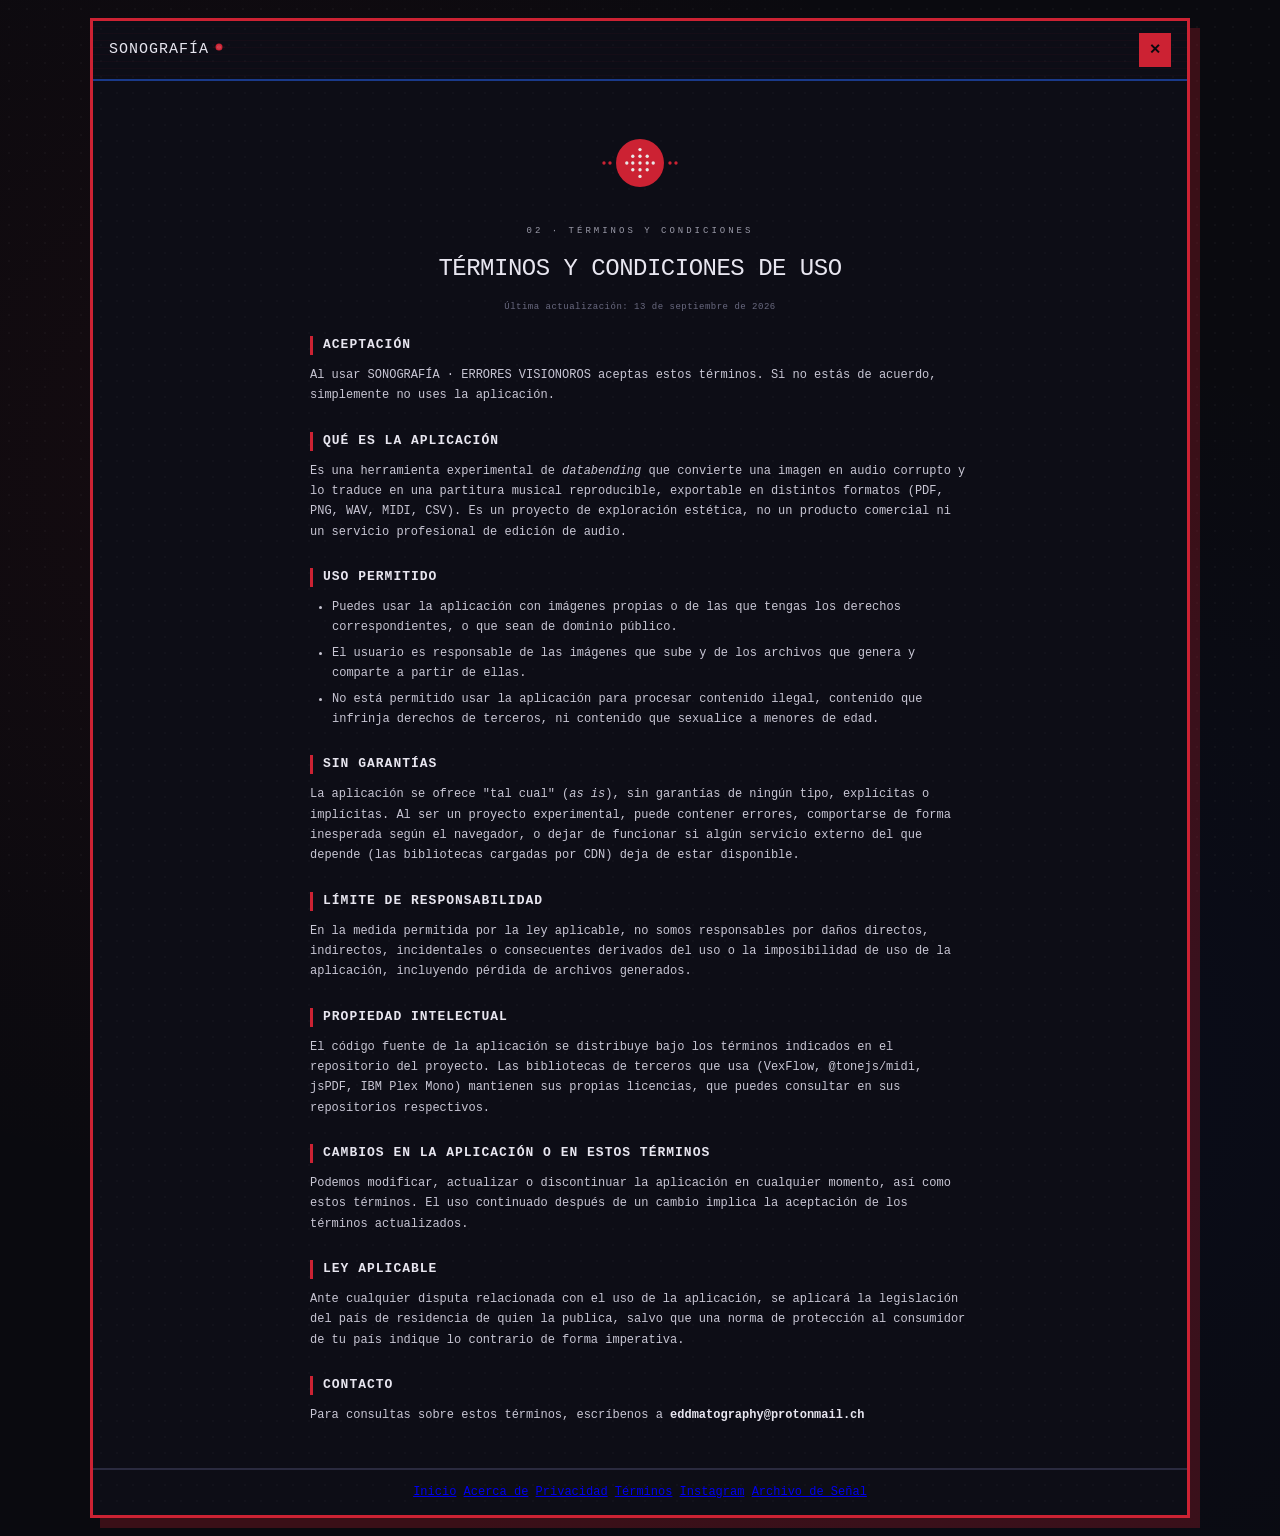
<file: Sonografia/terminos.html>
<!DOCTYPE html>
<html lang="es-MX">
<head>
<meta charset="UTF-8">
<meta name="viewport" content="width=device-width, initial-scale=1.0">
<title>Términos y Condiciones · SONOGRAFÍA · Errores Visionoros</title>
<meta name="description" content="Términos y condiciones de uso de SONOGRAFÍA: uso permitido, límite de responsabilidad y propiedad intelectual.">
<link rel="canonical" href="https://39913em.github.io/TU-REPOSITORIO/terminos.html">
<link rel="icon" type="image/svg+xml" href="assets/favicon.svg">
<link rel="icon" type="image/png" sizes="32x32" href="assets/favicon-32.png">
<link rel="apple-touch-icon" sizes="180x180" href="assets/favicon-180.png">
<meta name="theme-color" content="#0a0a0f">
<meta property="og:type" content="website">
<meta property="og:title" content="Términos y Condiciones · SONOGRAFÍA · Errores Visionoros">
<meta property="og:description" content="Términos y condiciones de uso de SONOGRAFÍA: uso permitido, límite de responsabilidad y propiedad intelectual.">
<meta property="og:image" content="https://39913em.github.io/TU-REPOSITORIO/assets/og-image.png">
<meta property="og:locale" content="es_MX">
<meta name="twitter:card" content="summary_large_image">
<meta http-equiv="Content-Security-Policy" content="
  default-src 'self';
  frame-src 'self' blob:;
  child-src 'self' blob:;
  script-src 'self';
  style-src 'self' 'unsafe-inline' https://fonts.googleapis.com;
  font-src 'self' https://fonts.gstatic.com;
  img-src 'self' data:;
  object-src 'none';
  base-uri 'self';
  form-action 'self';
  frame-ancestors 'none';
">
<link rel="preconnect" href="https://fonts.googleapis.com">
<link rel="preconnect" href="https://fonts.gstatic.com" crossorigin>
<link href="https://fonts.googleapis.com/css2?family=IBM+Plex+Mono:wght@300;400;500;600;700&display=swap" rel="stylesheet">
<link rel="stylesheet" href="css/01-base-y-fondo.css">
<link rel="stylesheet" href="css/03-identidad-isotipo-iconos.css">
<link rel="stylesheet" href="css/15-paginas-contenido.css">
</head>
<body>

<svg width="0" height="0" style="position:absolute" aria-hidden="true">
  <defs>
    <symbol id="iso-02" viewBox="0 0 40 40">
      <circle cx="20" cy="20" r="10" fill="#cc2233"/>
      <g fill="#e8e9e8">
        <circle cx="20" cy="14.4" r="0.7"/>
        <circle cx="20" cy="17.2" r="0.7"/>
        <circle cx="20" cy="20" r="0.7"/>
        <circle cx="20" cy="22.8" r="0.7"/>
        <circle cx="20" cy="25.6" r="0.7"/>
        <circle cx="17" cy="17.2" r="0.7"/>
        <circle cx="17" cy="20" r="0.7"/>
        <circle cx="17" cy="22.8" r="0.7"/>
        <circle cx="23" cy="17.2" r="0.7"/>
        <circle cx="23" cy="20" r="0.7"/>
        <circle cx="23" cy="22.8" r="0.7"/>
        <circle cx="14.5" cy="20" r="0.7"/>
        <circle cx="25.5" cy="20" r="0.7"/>
      </g>
      <g fill="#cc2233">
        <circle cx="5" cy="20" r="0.7"/>
        <circle cx="7.5" cy="20" r="0.7"/>
        <circle cx="32.5" cy="20" r="0.7"/>
        <circle cx="35" cy="20" r="0.7"/>
      </g>
    </symbol>
  </defs>
</svg>

<div class="page-shell">
<div class="page-box">

  <div class="page-head">
    <a href="index.html" class="brand-block-link" aria-label="SONOGRAFÍA — volver a la aplicación">
      <h1>SONOGRAFÍA<span class="punto-iso"><svg viewBox="0 0 40 40"><use href="#iso-02"/></svg></span></h1>
    </a>
    <a href="index.html" class="page-close" title="Volver a la aplicación">✕</a>
  </div>

  <div class="page-body">
    <div class="page-hero">
      <svg class="iso iso-hero" viewBox="0 0 40 40"><use href="#iso-02"/></svg>
      <div class="page-eyebrow">02 · TÉRMINOS Y CONDICIONES</div>
      <div class="page-heading">Términos y Condiciones de Uso</div>
      <div class="page-updated">Última actualización: 13 de septiembre de 2026</div>
    </div>

    <div class="page-text">
    <h2>Aceptación</h2>
    <p>Al usar SONOGRAFÍA · ERRORES VISIONOROS aceptas estos términos. Si no estás de acuerdo, simplemente no uses la aplicación.</p>

    <h2>Qué es la aplicación</h2>
    <p>Es una herramienta experimental de <em>databending</em> que convierte una imagen en audio corrupto y lo traduce en una partitura musical reproducible, exportable en distintos formatos (PDF, PNG, WAV, MIDI, CSV). Es un proyecto de exploración estética, no un producto comercial ni un servicio profesional de edición de audio.</p>

    <h2>Uso permitido</h2>
    <ul>
      <li>Puedes usar la aplicación con imágenes propias o de las que tengas los derechos correspondientes, o que sean de dominio público.</li>
      <li>El usuario es responsable de las imágenes que sube y de los archivos que genera y comparte a partir de ellas.</li>
      <li>No está permitido usar la aplicación para procesar contenido ilegal, contenido que infrinja derechos de terceros, ni contenido que sexualice a menores de edad.</li>
    </ul>

    <h2>Sin garantías</h2>
    <p>La aplicación se ofrece "tal cual" (<em>as is</em>), sin garantías de ningún tipo, explícitas o implícitas. Al ser un proyecto experimental, puede contener errores, comportarse de forma inesperada según el navegador, o dejar de funcionar si algún servicio externo del que depende (las bibliotecas cargadas por CDN) deja de estar disponible.</p>

    <h2>Límite de responsabilidad</h2>
    <p>En la medida permitida por la ley aplicable, no somos responsables por daños directos, indirectos, incidentales o consecuentes derivados del uso o la imposibilidad de uso de la aplicación, incluyendo pérdida de archivos generados.</p>

    <h2>Propiedad intelectual</h2>
    <p>El código fuente de la aplicación se distribuye bajo los términos indicados en el repositorio del proyecto. Las bibliotecas de terceros que usa (VexFlow, @tonejs/midi, jsPDF, IBM Plex Mono) mantienen sus propias licencias, que puedes consultar en sus repositorios respectivos.</p>

    <h2>Cambios en la aplicación o en estos términos</h2>
    <p>Podemos modificar, actualizar o discontinuar la aplicación en cualquier momento, así como estos términos. El uso continuado después de un cambio implica la aceptación de los términos actualizados.</p>

    <h2>Ley aplicable</h2>
    <p>Ante cualquier disputa relacionada con el uso de la aplicación, se aplicará la legislación del país de residencia de quien la publica, salvo que una norma de protección al consumidor de tu país indique lo contrario de forma imperativa.</p>

    <h2>Contacto</h2>
    <p>Para consultas sobre estos términos, escríbenos a <strong>eddmatography@protonmail.ch</strong> </p>
    </div>
  </div>

  <div class="page-foot">
    <nav class="footer-nav" aria-label="Navegación institucional y redes">
      <a href="index.html">Inicio</a>
      <a href="about.html">Acerca de</a>
      <a href="privacidad.html">Privacidad</a>
      <a href="terminos.html">Términos</a>
      <a href="https://instagram.com/39913em" target="_blank" rel="noopener noreferrer">Instagram</a>
      <a href="https://39913em.github.io/archivo-de-senal/index.html" target="_blank" rel="noopener noreferrer">Archivo de Señal</a>
    </nav>
  </div>

</div>
</div>
</body>
</html>
</file>
<file: css/01-base-y-fondo.css>
*{margin:0;padding:0;box-sizing:border-box}
html{scroll-behavior:smooth}
body{background:#0a0a0f;color:#e8e6f0;font-family:'IBM Plex Mono','Courier New',monospace;font-size:12px;line-height:1.45;background-image:radial-gradient(circle at 20% 30%,rgba(200,30,30,0.06) 0%,transparent 50%),radial-gradient(circle at 80% 70%,rgba(0,50,200,0.06) 0%,transparent 50%);min-height:100vh;position:relative}

body::before{
  content:"";
  position:fixed;
  inset:0;
  pointer-events:none;
  z-index:0;
  background-image:radial-gradient(rgba(255,255,255,0.028) 1px,transparent 1px);
  background-size:18px 18px;
  mix-blend-mode:screen;
}
</file>
<file: css/03-identidad-isotipo-iconos.css>
.iso{display:block;flex-shrink:0}
.iso-lg{width:42px;height:42px}
.iso-md{width:28px;height:28px}
.iso-sm{width:22px;height:22px}
.iso-xs{width:14px;height:14px}


.brand-block-link{color:inherit;text-decoration:none;display:inline-block;transition:opacity .15s}
.brand-block-link:hover{opacity:.82}
.brand-block-link:hover .punto-iso svg{transform:scale(1.15)}
.punto-iso svg{transition:transform .15s}

.punto-iso{
  display:inline-block;
  width:14px;height:14px;
  vertical-align:middle;
  margin-left:3px;
  margin-bottom:4px;
  line-height:0;
}
.punto-iso svg{width:100%;height:100%;display:block}

.ico{font-size:14px;color:#4a4a60;font-weight:400;line-height:1;flex-shrink:0;transition:color 0.15s}
.titulo:hover .ico{color:#cc2233}
.ico-lg{font-size:18px}
.ico-inline{display:inline-block;font-size:11px;color:#6a6a80;margin:0 4px;line-height:1;vertical-align:middle}

.signal-ico{
  width:36px;height:14px;position:relative;display:inline-block;flex-shrink:0;
}
.signal-ico::before{
  content:"";position:absolute;inset:0;
  background:
    linear-gradient(90deg,
      transparent 0 8%,#e8e6f0 8% 10%,transparent 10% 17%,
      #e8e6f0 17% 19%,transparent 19% 25%,
      #e8e6f0 25% 29%,transparent 29% 36%,
      #e8e6f0 36% 38%,transparent 38% 43%,
      #e8e6f0 43% 48%,transparent 48% 55%,
      #e8e6f0 55% 58%,transparent 58% 65%,
      #e8e6f0 65% 68%,transparent 68% 76%,
      #e8e6f0 76% 78%,transparent 78%);
  clip-path:polygon(
    0 50%, 8% 50%, 10% 25%, 12% 50%,
    18% 50%, 20% 75%, 22% 50%,
    30% 50%, 34% 5%, 38% 50%,
    43% 50%, 47% 90%, 51% 50%,
    57% 50%, 60% 18%, 63% 50%,
    70% 50%, 74% 75%, 78% 50%,
    100% 50%,100% 55%,0 55%
  );
  opacity:.55;
}
.dot-ico{width:8px;height:8px;background:#cc2233;border-radius:50%;display:inline-block;flex-shrink:0}
</file>
<file: css/15-paginas-contenido.css>
.page-shell{min-height:100vh;display:flex;align-items:center;justify-content:center;padding:18px}

.page-box{
  width:min(1100px,96vw);
  min-height:min(90vh,900px);
  background:#0d0d16;border:3px solid #cc2233;
  box-shadow:10px 10px 0 rgba(204,34,51,.25);
  display:flex;flex-direction:column;
  position:relative;overflow:hidden;
}
.page-box::before{
  content:"";position:absolute;inset:0;pointer-events:none;z-index:0;
  background-image:radial-gradient(rgba(255,255,255,0.02) 1px,transparent 1px);
  background-size:16px 16px;mix-blend-mode:screen;
}
.page-box > *{position:relative;z-index:1}

.page-head{display:flex;align-items:center;justify-content:space-between;padding:12px 16px;border-bottom:2px solid #1a3a8a;position:relative}
.page-head::after{
  content:"";position:absolute;inset:0;pointer-events:none;
  background:repeating-linear-gradient(0deg,transparent 0 3px,rgba(204,34,51,0.045) 3px 4px,transparent 4px 7px);
  mix-blend-mode:screen;
}
.page-head > *{position:relative;z-index:1}
.page-head h1{font-size:15px;letter-spacing:1px;text-transform:uppercase;color:#e8e6f0;font-weight:500;margin:0}
.page-head .brand-block-link{display:flex;align-items:center}
.page-close{background:#cc2233;border:0;color:#0a0a0f;font-weight:900;font-size:14px;padding:7px 10px;cursor:pointer;text-decoration:none;display:inline-flex}

.page-body{flex:1;min-height:0;overflow-y:auto;padding:0 0 30px}

.page-hero{display:flex;flex-direction:column;align-items:center;gap:14px;padding:34px 20px 22px;text-align:center}
.page-hero .iso-hero{width:96px;height:96px}
.page-hero .page-eyebrow{font-size:9px;text-transform:uppercase;letter-spacing:3px;color:#9a9aa8}
.page-hero .page-heading{font-size:24px;letter-spacing:-0.5px;text-transform:uppercase;color:#e8e6f0;font-weight:500}
.page-hero .page-updated{font-size:9px;color:#6a6a80;letter-spacing:0.5px}

.page-text{max-width:720px;margin:0 auto;padding:0 30px}
.page-text h2{font-size:13px;text-transform:uppercase;letter-spacing:1px;color:#e8e6f0;margin:26px 0 10px;padding-left:10px;border-left:3px solid #cc2233}
.page-text h2:first-child{margin-top:0}
.page-text p{font-size:12px;line-height:1.7;color:#c8c6d4;margin-bottom:12px}
.page-text ul,.page-text ol{margin:0 0 12px 0;padding-left:22px;color:#c8c6d4;font-size:12px;line-height:1.7}
.page-text li{margin-bottom:5px}
.page-text strong{color:#e8e6f0;font-weight:600}
.page-text a{color:#e8e6f0;text-decoration:underline;text-decoration-color:#cc2233;text-underline-offset:3px}
.page-text a:hover{color:#cc2233}
.page-text code{background:#0a0a0f;border:1px solid #2a2a3f;padding:1px 5px;font-size:11px}

.content-note{background:#0a0a0f;border:1px dashed #2a2a3f;padding:12px 14px;font-size:11px;color:#9a9aa8;line-height:1.6;margin:16px 0}
.content-note strong{color:#cc2233}

.about-grid{display:grid;grid-template-columns:repeat(auto-fit,minmax(160px,1fr));gap:10px;margin:18px 0}
.about-fact{border:1px solid #2a2a3f;padding:10px 12px;background:#0a0a0f}
.about-fact .label{font-size:8.5px;text-transform:uppercase;letter-spacing:1.5px;color:#6a6a80;margin-bottom:4px}
.about-fact .value{font-size:12px;color:#e8e6f0}

.page-foot{border-top:2px solid #2a2a3f;padding:14px 16px;display:flex;justify-content:center}

.notfound-hero .iso-hero{width:120px;height:120px}
.notfound-code{font-size:56px;font-weight:700;color:#cc2233;letter-spacing:4px;line-height:1}
.notfound-text{text-align:center;max-width:420px;margin:0 auto 8px}
.back-link{display:inline-flex;align-items:center;gap:8px;font-size:10px;letter-spacing:1px;text-transform:uppercase;color:#9a9aa8;text-decoration:none;padding:8px 0}
.back-link:hover{color:#cc2233}
.back-link .arrow{color:#cc2233;font-size:13px}

@media (max-width:680px){
  .page-shell{padding:0}
  .page-box{width:100vw;min-height:100vh;border-width:0 0 3px 0}
  .page-text{padding:0 18px}
  .page-hero .page-heading{font-size:19px}
  .page-hero .iso-hero{width:74px;height:74px}
}

.site-extra .footer-nav a,
.site-extra .footer-nav a:link,
.site-extra .footer-nav a:visited,
.site-extra .footer-nav a:active,
.site-extra .footer-nav a:focus,
.site-extra .footer-nav a:focus-visible {
  color: #e8e9e8 !important;
  text-decoration: none;
}

.site-extra .footer-nav a:hover {
  color: #cc2233 !important;
}
</file>
<file: css/18-enlaces-footer.css>
.site-extra .footer-nav a,
.site-extra .footer-nav a:link,
.site-extra .footer-nav a:visited,
.site-extra .footer-nav a:active,
.site-extra .footer-nav a:focus,
.site-extra .footer-nav a:focus-visible {
  color: #e8e9e8 !important;
  text-decoration: none;
}

.site-extra .footer-nav a:hover {
  color: #cc2233 !important;
}

.back-link {
  color: #e8e9e8 !important;
  text-decoration: none;
}
.back-link:hover {
  color: #cc2233 !important;
}
</file>
<file: Sonografia/css/01-base-y-fondo.css>
*{margin:0;padding:0;box-sizing:border-box}
html{scroll-behavior:smooth}
body{background:#0a0a0f;color:#e8e6f0;font-family:'IBM Plex Mono','Courier New',monospace;font-size:12px;line-height:1.45;background-image:radial-gradient(circle at 20% 30%,rgba(200,30,30,0.06) 0%,transparent 50%),radial-gradient(circle at 80% 70%,rgba(0,50,200,0.06) 0%,transparent 50%);min-height:100vh;position:relative}

body::before{
  content:"";
  position:fixed;
  inset:0;
  pointer-events:none;
  z-index:0;
  background-image:radial-gradient(rgba(255,255,255,0.028) 1px,transparent 1px);
  background-size:18px 18px;
  mix-blend-mode:screen;
}
</file>
<file: Sonografia/css/03-identidad-isotipo-iconos.css>
.iso{display:block;flex-shrink:0}
.iso-lg{width:42px;height:42px}
.iso-md{width:28px;height:28px}
.iso-sm{width:22px;height:22px}
.iso-xs{width:14px;height:14px}


.brand-block-link{color:inherit;text-decoration:none;display:inline-block;transition:opacity .15s}
.brand-block-link:hover{opacity:.82}
.brand-block-link:hover .punto-iso svg{transform:scale(1.15)}
.punto-iso svg{transition:transform .15s}

.punto-iso{
  display:inline-block;
  width:14px;height:14px;
  vertical-align:middle;
  margin-left:3px;
  margin-bottom:4px;
  line-height:0;
}
.punto-iso svg{width:100%;height:100%;display:block}

.ico{font-size:14px;color:#4a4a60;font-weight:400;line-height:1;flex-shrink:0;transition:color 0.15s}
.titulo:hover .ico{color:#cc2233}
.ico-lg{font-size:18px}
.ico-inline{display:inline-block;font-size:11px;color:#6a6a80;margin:0 4px;line-height:1;vertical-align:middle}

.signal-ico{
  width:36px;height:14px;position:relative;display:inline-block;flex-shrink:0;
}
.signal-ico::before{
  content:"";position:absolute;inset:0;
  background:
    linear-gradient(90deg,
      transparent 0 8%,#e8e6f0 8% 10%,transparent 10% 17%,
      #e8e6f0 17% 19%,transparent 19% 25%,
      #e8e6f0 25% 29%,transparent 29% 36%,
      #e8e6f0 36% 38%,transparent 38% 43%,
      #e8e6f0 43% 48%,transparent 48% 55%,
      #e8e6f0 55% 58%,transparent 58% 65%,
      #e8e6f0 65% 68%,transparent 68% 76%,
      #e8e6f0 76% 78%,transparent 78%);
  clip-path:polygon(
    0 50%, 8% 50%, 10% 25%, 12% 50%,
    18% 50%, 20% 75%, 22% 50%,
    30% 50%, 34% 5%, 38% 50%,
    43% 50%, 47% 90%, 51% 50%,
    57% 50%, 60% 18%, 63% 50%,
    70% 50%, 74% 75%, 78% 50%,
    100% 50%,100% 55%,0 55%
  );
  opacity:.55;
}
.dot-ico{width:8px;height:8px;background:#cc2233;border-radius:50%;display:inline-block;flex-shrink:0}
</file>
<file: Sonografia/css/15-paginas-contenido.css>
.page-shell{min-height:100vh;display:flex;align-items:center;justify-content:center;padding:18px}

.page-box{
  width:min(1100px,96vw);
  min-height:min(90vh,900px);
  background:#0d0d16;border:3px solid #cc2233;
  box-shadow:10px 10px 0 rgba(204,34,51,.25);
  display:flex;flex-direction:column;
  position:relative;overflow:hidden;
}
.page-box::before{
  content:"";position:absolute;inset:0;pointer-events:none;z-index:0;
  background-image:radial-gradient(rgba(255,255,255,0.02) 1px,transparent 1px);
  background-size:16px 16px;mix-blend-mode:screen;
}
.page-box > *{position:relative;z-index:1}

.page-head{display:flex;align-items:center;justify-content:space-between;padding:12px 16px;border-bottom:2px solid #1a3a8a;position:relative}
.page-head::after{
  content:"";position:absolute;inset:0;pointer-events:none;
  background:repeating-linear-gradient(0deg,transparent 0 3px,rgba(204,34,51,0.045) 3px 4px,transparent 4px 7px);
  mix-blend-mode:screen;
}
.page-head > *{position:relative;z-index:1}
.page-head h1{font-size:15px;letter-spacing:1px;text-transform:uppercase;color:#e8e6f0;font-weight:500;margin:0}
.page-head .brand-block-link{display:flex;align-items:center}
.page-close{background:#cc2233;border:0;color:#0a0a0f;font-weight:900;font-size:14px;padding:7px 10px;cursor:pointer;text-decoration:none;display:inline-flex}

.page-body{flex:1;min-height:0;overflow-y:auto;padding:0 0 30px}

.page-hero{display:flex;flex-direction:column;align-items:center;gap:14px;padding:34px 20px 22px;text-align:center}
.page-hero .iso-hero{width:96px;height:96px}
.page-hero .page-eyebrow{font-size:9px;text-transform:uppercase;letter-spacing:3px;color:#9a9aa8}
.page-hero .page-heading{font-size:24px;letter-spacing:-0.5px;text-transform:uppercase;color:#e8e6f0;font-weight:500}
.page-hero .page-updated{font-size:9px;color:#6a6a80;letter-spacing:0.5px}

.page-text{max-width:720px;margin:0 auto;padding:0 30px}
.page-text h2{font-size:13px;text-transform:uppercase;letter-spacing:1px;color:#e8e6f0;margin:26px 0 10px;padding-left:10px;border-left:3px solid #cc2233}
.page-text h2:first-child{margin-top:0}
.page-text p{font-size:12px;line-height:1.7;color:#c8c6d4;margin-bottom:12px}
.page-text ul,.page-text ol{margin:0 0 12px 0;padding-left:22px;color:#c8c6d4;font-size:12px;line-height:1.7}
.page-text li{margin-bottom:5px}
.page-text strong{color:#e8e6f0;font-weight:600}
.page-text a{color:#e8e6f0;text-decoration:underline;text-decoration-color:#cc2233;text-underline-offset:3px}
.page-text a:hover{color:#cc2233}
.page-text code{background:#0a0a0f;border:1px solid #2a2a3f;padding:1px 5px;font-size:11px}

.content-note{background:#0a0a0f;border:1px dashed #2a2a3f;padding:12px 14px;font-size:11px;color:#9a9aa8;line-height:1.6;margin:16px 0}
.content-note strong{color:#cc2233}

.about-grid{display:grid;grid-template-columns:repeat(auto-fit,minmax(160px,1fr));gap:10px;margin:18px 0}
.about-fact{border:1px solid #2a2a3f;padding:10px 12px;background:#0a0a0f}
.about-fact .label{font-size:8.5px;text-transform:uppercase;letter-spacing:1.5px;color:#6a6a80;margin-bottom:4px}
.about-fact .value{font-size:12px;color:#e8e6f0}

.page-foot{border-top:2px solid #2a2a3f;padding:14px 16px;display:flex;justify-content:center}

/* ─── 404 ─── */
.notfound-hero .iso-hero{width:120px;height:120px}
.notfound-code{font-size:56px;font-weight:700;color:#cc2233;letter-spacing:4px;line-height:1}
.notfound-text{text-align:center;max-width:420px;margin:0 auto 8px}
.back-link{display:inline-flex;align-items:center;gap:8px;font-size:10px;letter-spacing:1px;text-transform:uppercase;color:#9a9aa8;text-decoration:none;padding:8px 0}
.back-link:hover{color:#cc2233}
.back-link .arrow{color:#cc2233;font-size:13px}

@media (max-width:680px){
  .page-shell{padding:0}
  .page-box{width:100vw;min-height:100vh;border-width:0 0 3px 0}
  .page-text{padding:0 18px}
  .page-hero .page-heading{font-size:19px}
  .page-hero .iso-hero{width:74px;height:74px}
}
</file>
